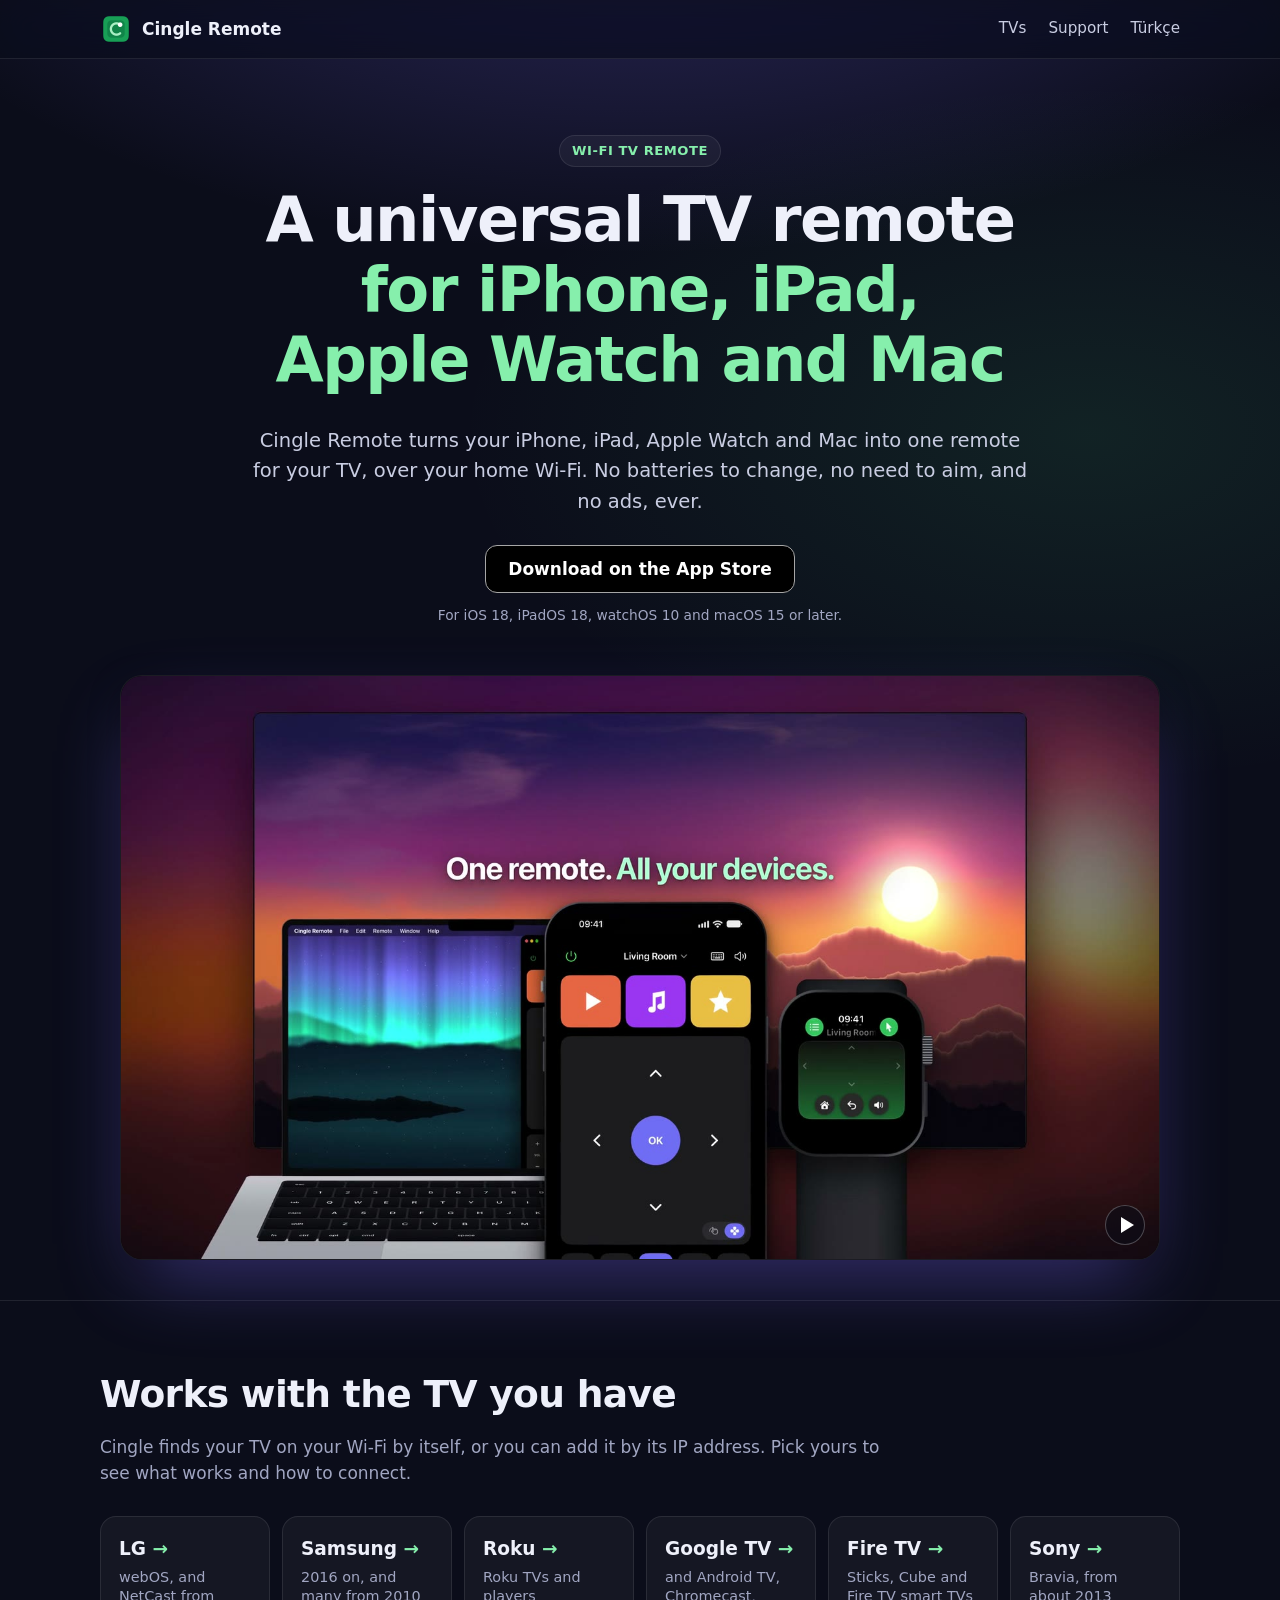
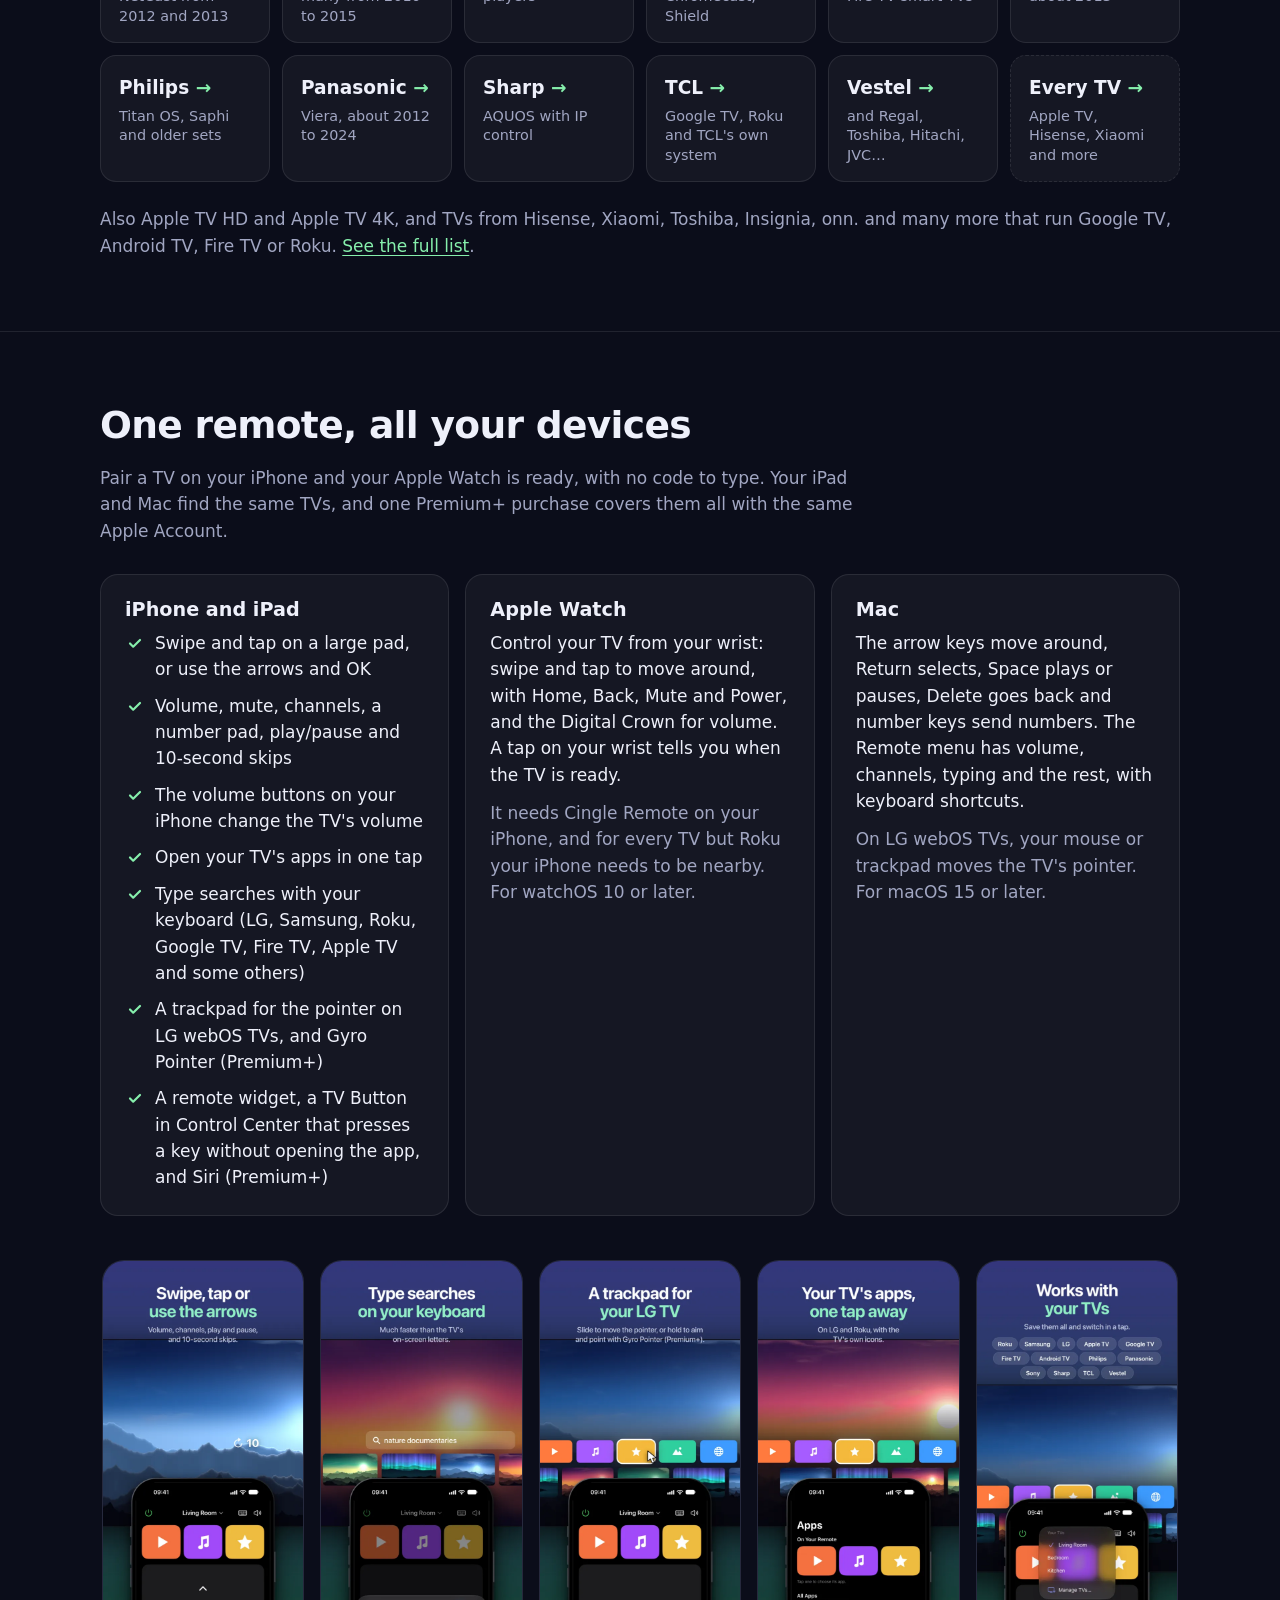
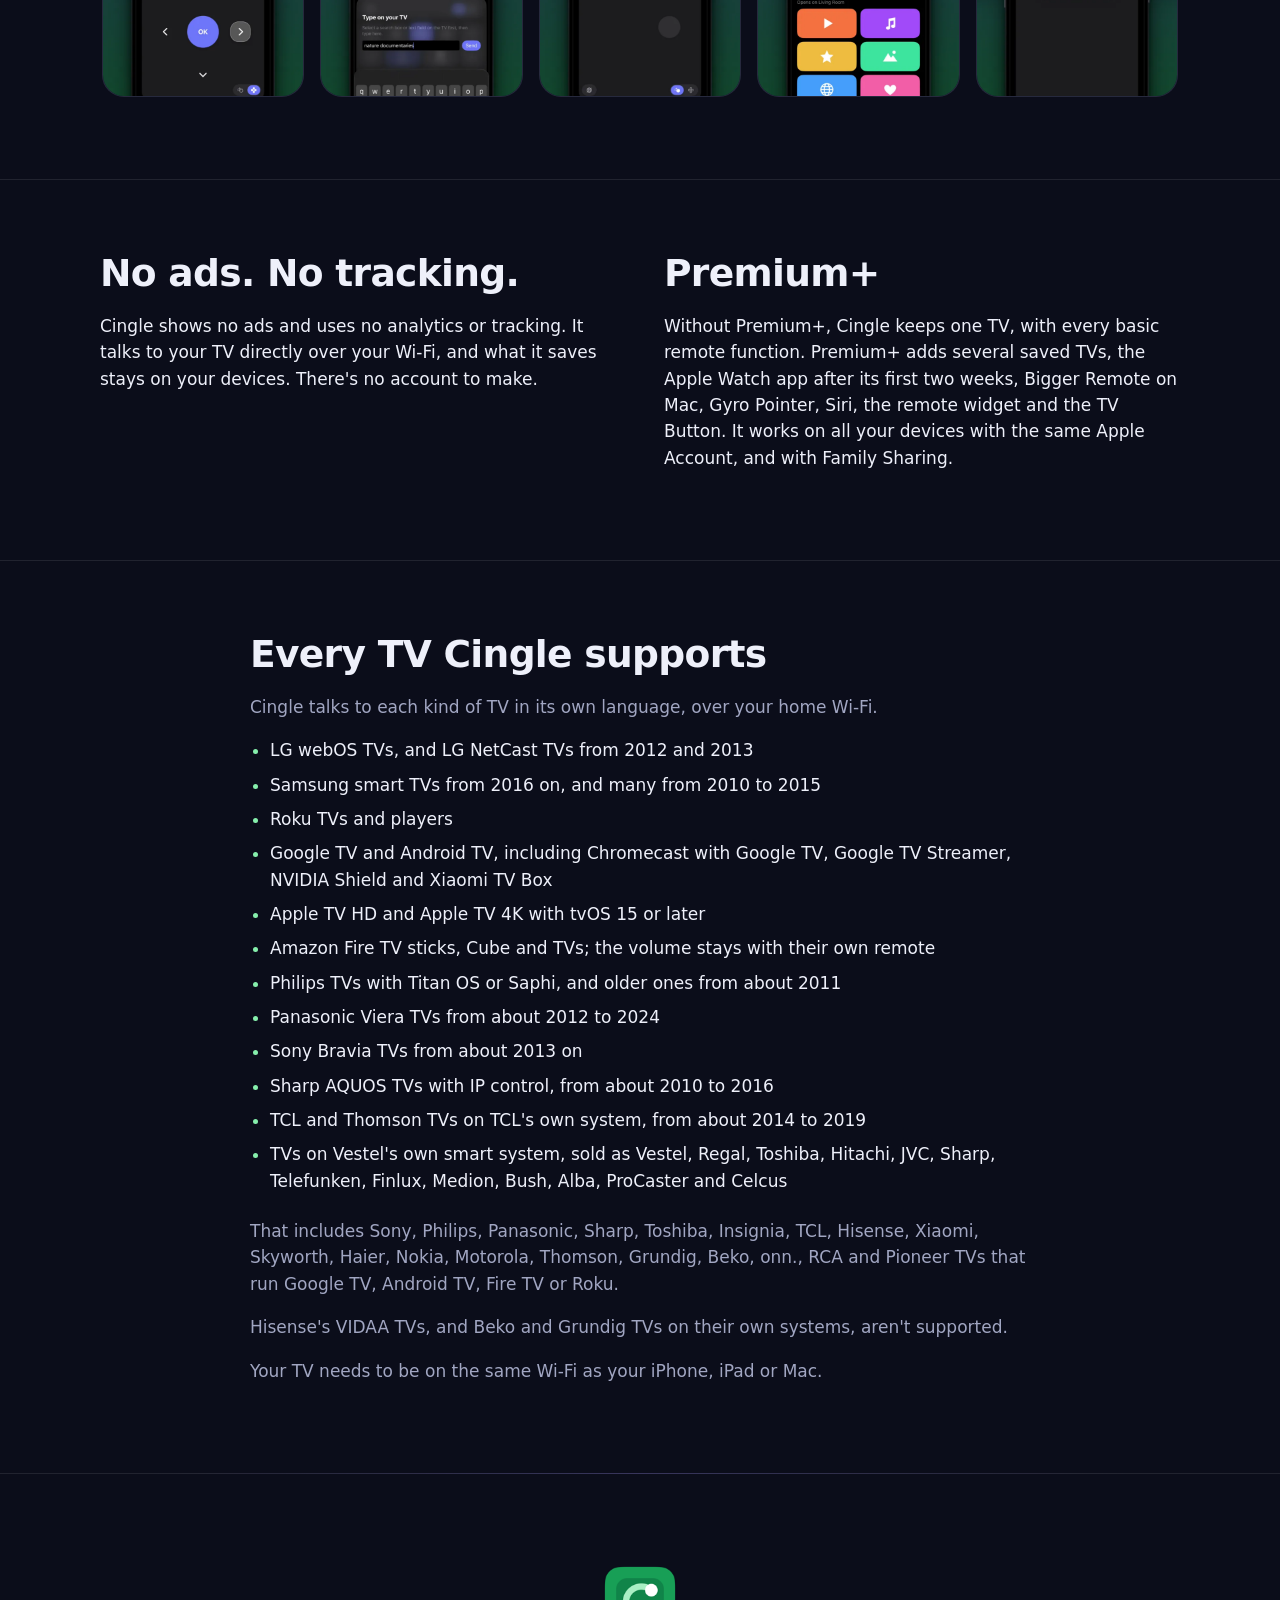
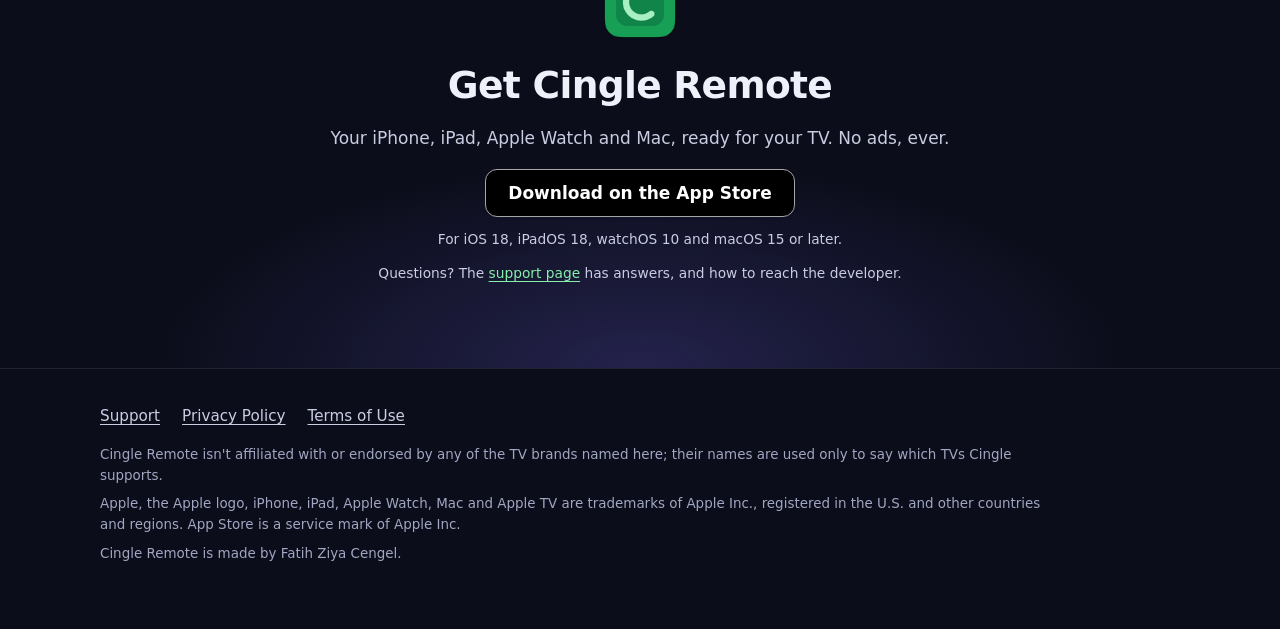
<file: docs/index.html>
<!doctype html>
<html lang="en">
<head>
  <meta charset="utf-8">
  <meta name="viewport" content="width=device-width, initial-scale=1">
  <title>Cingle Remote: a universal TV remote for iPhone, iPad, Apple Watch and Mac</title>
  <meta name="description" content="Cingle Remote turns your iPhone, iPad, Apple Watch and Mac into one remote for your TV over Wi-Fi: LG, Samsung, Roku, Google TV, Fire TV, Sony, Philips, Panasonic, Vestel and more. No ads.">
  <link rel="canonical" href="https://ryudexter.github.io/cingle-remote/">
  <link rel="alternate" hreflang="en" href="https://ryudexter.github.io/cingle-remote/">
  <link rel="alternate" hreflang="tr" href="https://ryudexter.github.io/cingle-remote/tr/">
  <link rel="alternate" hreflang="x-default" href="https://ryudexter.github.io/cingle-remote/">
  <meta name="apple-itunes-app" content="app-id=6826505353">
  <meta name="theme-color" content="#0b0d1a">
  <meta name="color-scheme" content="dark">
  <meta property="og:type" content="website">
  <meta property="og:site_name" content="Cingle Remote">
  <meta property="og:title" content="Cingle Remote: a universal TV remote for iPhone, iPad, Apple Watch and Mac">
  <meta property="og:description" content="Cingle Remote turns your iPhone, iPad, Apple Watch and Mac into one remote for your TV over Wi-Fi: LG, Samsung, Roku, Google TV, Fire TV, Sony, Philips, Panasonic, Vestel and more. No ads.">
  <meta property="og:url" content="https://ryudexter.github.io/cingle-remote/">
  <meta property="og:image" content="https://ryudexter.github.io/cingle-remote/assets/og-en.jpg">
  <meta property="og:image:width" content="1200">
  <meta property="og:image:height" content="630">
  <meta property="og:locale" content="en_US">
  <meta name="twitter:card" content="summary_large_image">
  <link rel="icon" type="image/png" sizes="64x64" href="assets/favicon-64.png">
  <link rel="apple-touch-icon" href="assets/apple-touch-icon.png">
  <link rel="stylesheet" href="assets/style.css">
  <script src="assets/site.js" defer></script>
</head>
<body>
<header class="top">
  <div class="wrap top-in">
    <a class="brand" href=""><img src="assets/icon-128.png" alt="" width="32" height="32"><span>Cingle Remote</span></a>
    <nav class="top-nav" aria-label="Site">
      <a href="#tvs">TVs</a>
      <a href="https://github.com/ryudexter/cingle-remote">Support</a>
      <a href="tr/" hreflang="tr" lang="tr">Türkçe</a>
    </nav>
  </div>
</header>
<main>
<section class="hero">
  <div class="wrap hero-in">
    <p class="eyebrow">Wi-Fi TV remote</p>
    <h1>A universal TV remote <span class="accent">for iPhone, iPad, Apple Watch and Mac</span></h1>
    <p class="lead">Cingle Remote turns your iPhone, iPad, Apple Watch and Mac into one remote for your TV, over your
      home Wi-Fi. No batteries to change, no need to aim, and no ads, ever.</p>
    <div class="hero-cta"><a class="badge" href="https://apps.apple.com/app/id6826505353"><img src="https://toolbox.marketingtools.apple.com/api/v2/badges/download-on-the-app-store/black/en-us" alt="Download on the App Store" width="156" height="52"></a><span class="small">For iOS 18, iPadOS 18, watchOS 10 and macOS 15 or later.</span></div>
  </div>
  <div class="wrap">
<figure class="film">
  <video class="film-video" autoplay muted loop playsinline preload="auto" width="1600" height="900"
         poster="assets/video/poster-en.jpg" aria-label="Cingle Remote: typing a search on an iPhone shows it on the TV, then the remote, the TV&#x27;s apps, the Apple Watch and the Mac at work.">
    <source src="assets/video/cingle-en.mp4" type="video/mp4">
  </video>
  <button class="film-toggle" type="button" data-pause="Pause the video" data-play="Play the video"
          aria-label="Pause the video"><span aria-hidden="true"></span></button>
</figure></div>
</section>

<section class="band" id="tvs">
  <div class="wrap">
    <h2>Works with the TV you have</h2>
    <p class="muted section-lead">Cingle finds your TV on your Wi-Fi by itself, or you can add it by its IP address.
      Pick yours to see what works and how to connect.</p>
    <div class="cards"><a class="card" href="lg-tv-remote/"><b>LG</b><span>webOS, and NetCast from 2012 and 2013</span></a><a class="card" href="samsung-tv-remote/"><b>Samsung</b><span>2016 on, and many from 2010 to 2015</span></a><a class="card" href="roku-remote/"><b>Roku</b><span>Roku TVs and players</span></a><a class="card" href="google-tv-remote/"><b>Google TV</b><span>and Android TV, Chromecast, Shield</span></a><a class="card" href="fire-tv-remote/"><b>Fire TV</b><span>Sticks, Cube and Fire TV smart TVs</span></a><a class="card" href="sony-tv-remote/"><b>Sony</b><span>Bravia, from about 2013</span></a><a class="card" href="philips-tv-remote/"><b>Philips</b><span>Titan OS, Saphi and older sets</span></a><a class="card" href="panasonic-tv-remote/"><b>Panasonic</b><span>Viera, about 2012 to 2024</span></a><a class="card" href="sharp-tv-remote/"><b>Sharp</b><span>AQUOS with IP control</span></a><a class="card" href="tcl-tv-remote/"><b>TCL</b><span>Google TV, Roku and TCL's own system</span></a><a class="card" href="vestel-tv-remote/"><b>Vestel</b><span>and Regal, Toshiba, Hitachi, JVC…</span></a><a class="card card-all" href="#compatibility"><b>Every TV</b><span>Apple TV, Hisense, Xiaomi and more</span></a></div>
    <p class="muted also">Also Apple TV HD and Apple TV 4K, and TVs from Hisense, Xiaomi, Toshiba, Insignia, onn. and
      many more that run Google TV, Android TV, Fire TV or Roku. <a href="#compatibility">See the full list</a>.</p>
  </div>
</section>

<section class="band">
  <div class="wrap">
    <h2>One remote, all your devices</h2>
    <p class="muted section-lead">Pair a TV on your iPhone and your Apple Watch is ready, with no code to type. Your
      iPad and Mac find the same TVs, and one Premium+ purchase covers them all with the same Apple Account.</p>
    <div class="cols">
      <div class="col">
        <h3>iPhone and iPad</h3>
        <ul class="ticks"><li><svg class="tick" viewBox="0 0 20 20" aria-hidden="true"><path d="M5 10.5l3.2 3.2L15 7" fill="none" stroke="currentColor" stroke-width="2.2" stroke-linecap="round" stroke-linejoin="round"/></svg><span>Swipe and tap on a large pad, or use the arrows and OK</span></li><li><svg class="tick" viewBox="0 0 20 20" aria-hidden="true"><path d="M5 10.5l3.2 3.2L15 7" fill="none" stroke="currentColor" stroke-width="2.2" stroke-linecap="round" stroke-linejoin="round"/></svg><span>Volume, mute, channels, a number pad, play/pause and 10-second skips</span></li><li><svg class="tick" viewBox="0 0 20 20" aria-hidden="true"><path d="M5 10.5l3.2 3.2L15 7" fill="none" stroke="currentColor" stroke-width="2.2" stroke-linecap="round" stroke-linejoin="round"/></svg><span>The volume buttons on your iPhone change the TV's volume</span></li><li><svg class="tick" viewBox="0 0 20 20" aria-hidden="true"><path d="M5 10.5l3.2 3.2L15 7" fill="none" stroke="currentColor" stroke-width="2.2" stroke-linecap="round" stroke-linejoin="round"/></svg><span>Open your TV's apps in one tap</span></li><li><svg class="tick" viewBox="0 0 20 20" aria-hidden="true"><path d="M5 10.5l3.2 3.2L15 7" fill="none" stroke="currentColor" stroke-width="2.2" stroke-linecap="round" stroke-linejoin="round"/></svg><span>Type searches with your keyboard (LG, Samsung, Roku, Google TV, Fire TV, Apple TV and some others)</span></li><li><svg class="tick" viewBox="0 0 20 20" aria-hidden="true"><path d="M5 10.5l3.2 3.2L15 7" fill="none" stroke="currentColor" stroke-width="2.2" stroke-linecap="round" stroke-linejoin="round"/></svg><span>A trackpad for the pointer on LG webOS TVs, and Gyro Pointer (Premium+)</span></li><li><svg class="tick" viewBox="0 0 20 20" aria-hidden="true"><path d="M5 10.5l3.2 3.2L15 7" fill="none" stroke="currentColor" stroke-width="2.2" stroke-linecap="round" stroke-linejoin="round"/></svg><span>A remote widget, a TV Button in Control Center that presses a key without opening the app, and Siri (Premium+)</span></li></ul>
      </div>
      <div class="col">
        <h3>Apple Watch</h3>
        <p>Control your TV from your wrist: swipe and tap to move around, with Home, Back, Mute and Power, and the
          Digital Crown for volume. A tap on your wrist tells you when the TV is ready.</p>
        <p class="muted">It needs Cingle Remote on your iPhone, and for every TV but Roku your iPhone needs to be
          nearby. For watchOS 10 or later.</p>
      </div>
      <div class="col">
        <h3>Mac</h3>
        <p>The arrow keys move around, Return selects, Space plays or pauses, Delete goes back and number keys send
          numbers. The Remote menu has volume, channels, typing and the rest, with keyboard shortcuts.</p>
        <p class="muted">On LG webOS TVs, your mouse or trackpad moves the TV's pointer. For macOS 15 or later.</p>
      </div>
    </div>
    <div class="shots">
    <img src="assets/shots/en-02-remote.webp" alt="The remote on iPhone: a large pad, arrows and OK" width="600" height="1304" loading="lazy" decoding="async">
    <img src="assets/shots/en-07-type.webp" alt="Typing a search on iPhone instead of on the TV" width="600" height="1304" loading="lazy" decoding="async">
    <img src="assets/shots/en-06-pointer.webp" alt="A trackpad on iPhone for an LG TV&#x27;s pointer" width="600" height="1304" loading="lazy" decoding="async">
    <img src="assets/shots/en-03-apps.webp" alt="The TV&#x27;s apps on iPhone, one tap away" width="600" height="1304" loading="lazy" decoding="async">
    <img src="assets/shots/en-08-tvs.webp" alt="The TV brands Cingle works with, and switching between saved TVs" width="600" height="1304" loading="lazy" decoding="async">
</div>
  </div>
</section>

<section class="band">
  <div class="wrap split">
    <div>
      <h2>No ads. No tracking.</h2>
      <p>Cingle shows no ads and uses no analytics or tracking. It talks to your TV directly over your Wi-Fi, and what
        it saves stays on your devices. There's no account to make.</p>
    </div>
    <div>
      <h2>Premium+</h2>
      <p>Without Premium+, Cingle keeps one TV, with every basic remote function. Premium+ adds several saved TVs, the
        Apple Watch app after its first two weeks, Bigger Remote on Mac, Gyro Pointer, Siri, the remote widget and the
        TV Button. It works on all your devices with the same Apple Account, and with Family Sharing.</p>
    </div>
  </div>
</section>

<section class="band" id="compatibility">
  <div class="wrap narrow">
    <h2>Every TV Cingle supports</h2>
    <p class="muted">Cingle talks to each kind of TV in its own language, over your home Wi-Fi.</p>
    <ul class="compat"><li>LG webOS TVs, and LG NetCast TVs from 2012 and 2013</li><li>Samsung smart TVs from 2016 on, and many from 2010 to 2015</li><li>Roku TVs and players</li><li>Google TV and Android TV, including Chromecast with Google TV, Google TV Streamer, NVIDIA Shield and Xiaomi TV Box</li><li>Apple TV HD and Apple TV 4K with tvOS 15 or later</li><li>Amazon Fire TV sticks, Cube and TVs; the volume stays with their own remote</li><li>Philips TVs with Titan OS or Saphi, and older ones from about 2011</li><li>Panasonic Viera TVs from about 2012 to 2024</li><li>Sony Bravia TVs from about 2013 on</li><li>Sharp AQUOS TVs with IP control, from about 2010 to 2016</li><li>TCL and Thomson TVs on TCL's own system, from about 2014 to 2019</li><li>TVs on Vestel's own smart system, sold as Vestel, Regal, Toshiba, Hitachi, JVC, Sharp, Telefunken, Finlux, Medion, Bush, Alba, ProCaster and Celcus</li></ul>
    <div class="muted"><p>That includes Sony, Philips, Panasonic, Sharp, Toshiba, Insignia, TCL, Hisense, Xiaomi, Skyworth, Haier, Nokia, Motorola, Thomson, Grundig, Beko, onn., RCA and Pioneer TVs that run Google TV, Android TV, Fire TV or Roku.</p><p>Hisense's VIDAA TVs, and Beko and Grundig TVs on their own systems, aren't supported.</p><p>Your TV needs to be on the same Wi-Fi as your iPhone, iPad or Mac.</p></div>
  </div>
</section>
<section class="cta">
  <div class="wrap cta-in">
    <img class="cta-icon" src="assets/icon-128.png" alt="" width="88" height="88">
    <h2>Get Cingle Remote</h2>
    <p>Your iPhone, iPad, Apple Watch and Mac, ready for your TV. No ads, ever.</p>
    <a class="badge" href="https://apps.apple.com/app/id6826505353"><img src="https://toolbox.marketingtools.apple.com/api/v2/badges/download-on-the-app-store/black/en-us" alt="Download on the App Store" width="156" height="52"></a>
    <p class="small">For iOS 18, iPadOS 18, watchOS 10 and macOS 15 or later.</p>
    <p class="small">Questions? The <a href="https://github.com/ryudexter/cingle-remote">support page</a> has answers, and how to reach the developer.</p>
  </div>
</section>
</main>
<footer class="foot">
  <div class="wrap">
    <nav class="foot-nav">
      <a href="https://github.com/ryudexter/cingle-remote">Support</a>
      <a href="https://github.com/ryudexter/cingle-remote/blob/main/privacy/en.md">Privacy Policy</a>
      <a href="https://github.com/ryudexter/cingle-remote/blob/main/terms/en.md">Terms of Use</a>
    </nav>
    <p>Cingle Remote isn't affiliated with or endorsed by any of the TV brands named here; their names are used only to say which TVs Cingle supports.</p>
    <p>Apple, the Apple logo, iPhone, iPad, Apple Watch, Mac and Apple TV are trademarks of Apple Inc., registered in the U.S. and other countries and regions. App Store is a service mark of Apple Inc.</p>
    <p>Cingle Remote is made by Fatih Ziya Cengel.</p>
  </div>
</footer>
</body>
</html>
</file>
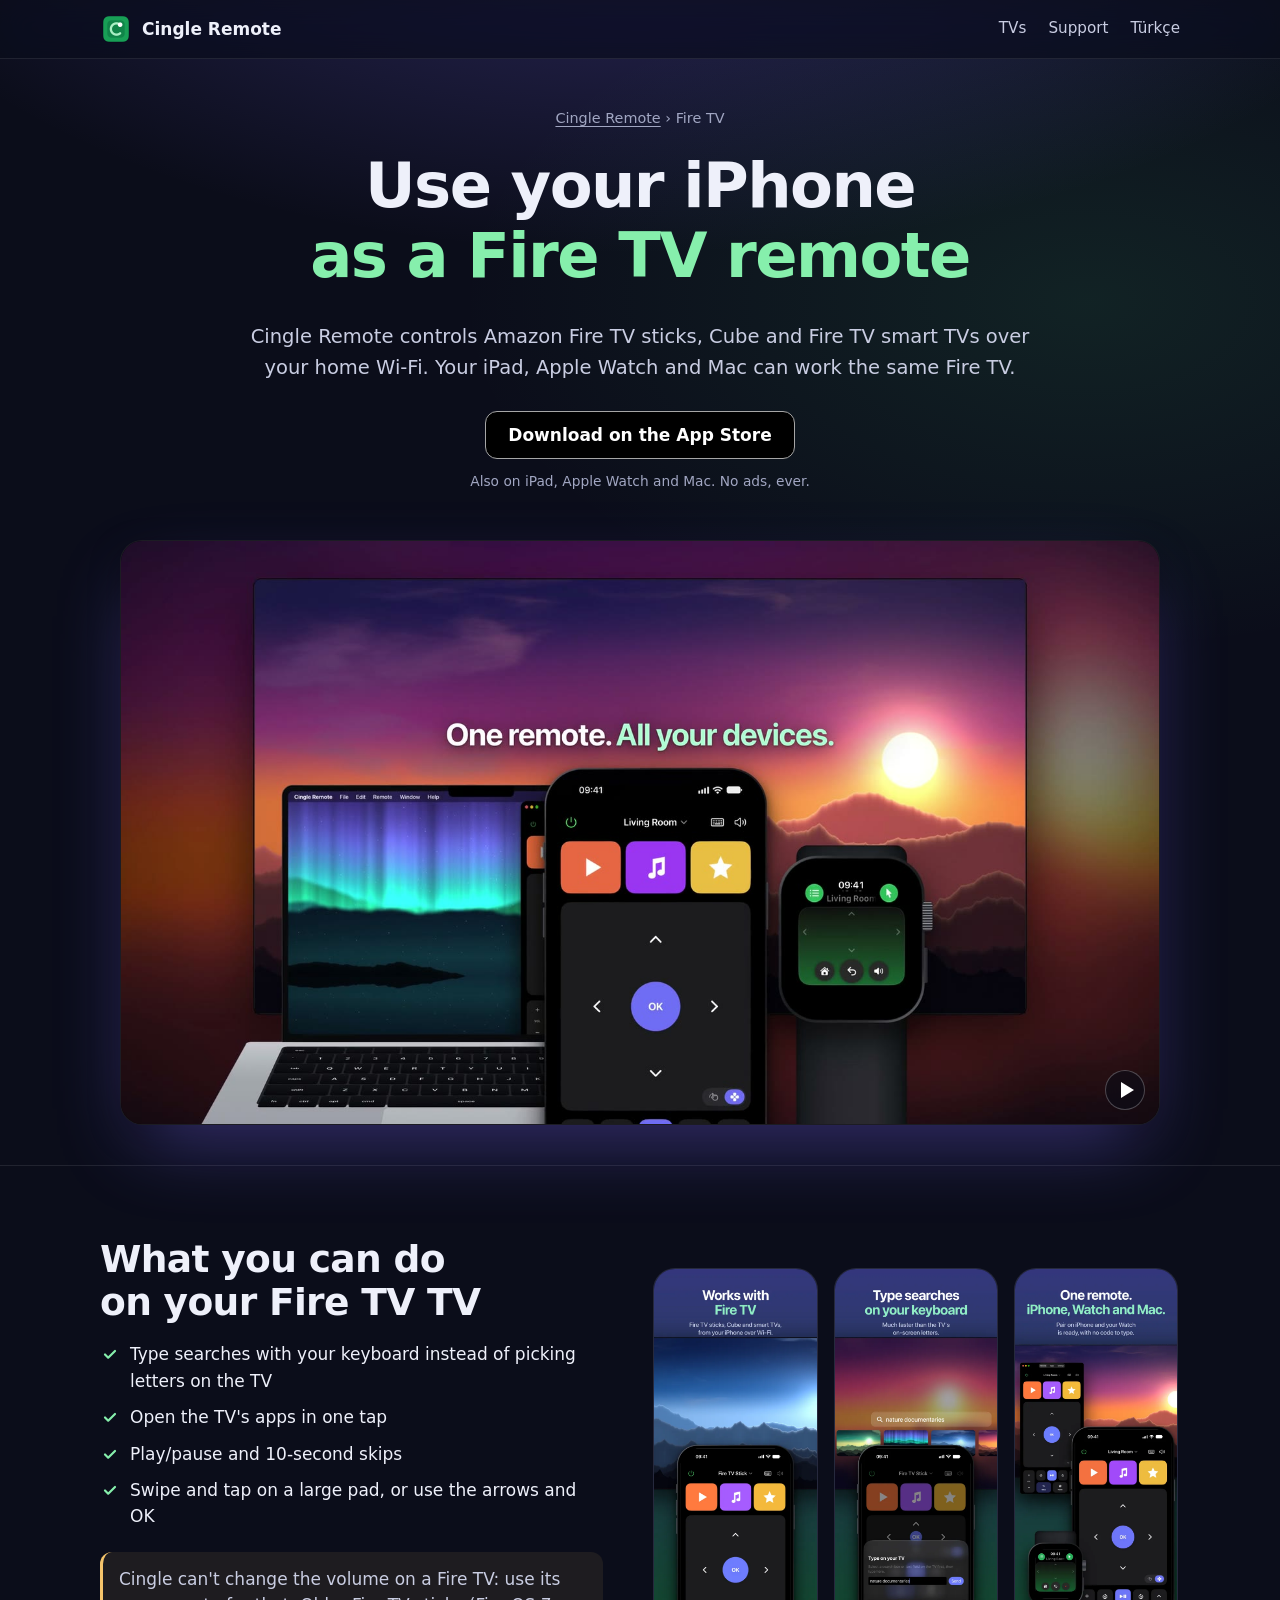
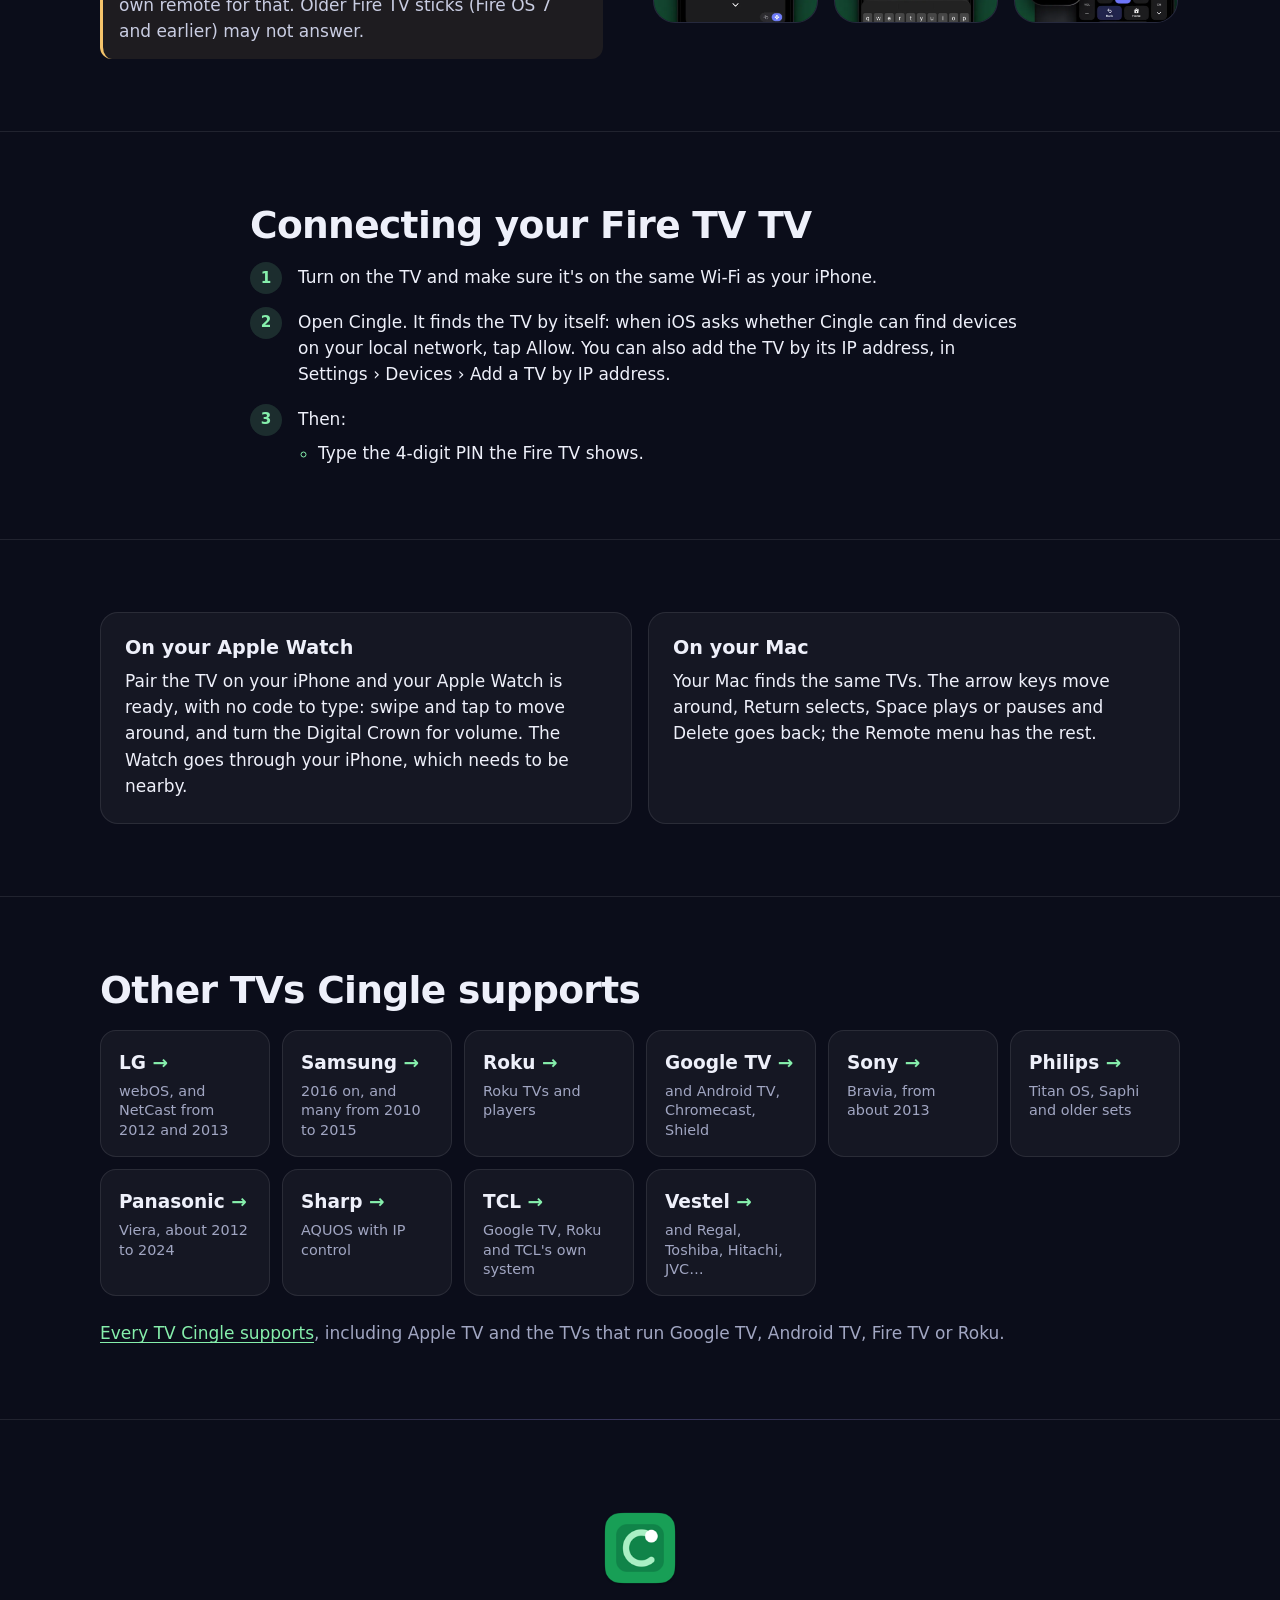
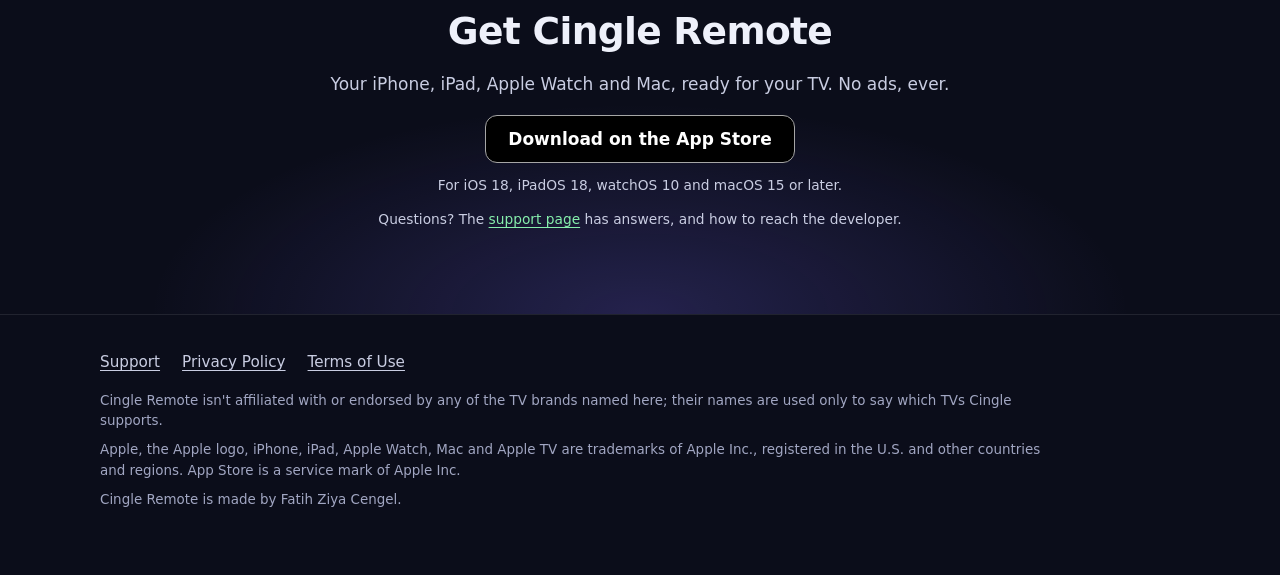
<file: docs/fire-tv-remote/index.html>
<!doctype html>
<html lang="en">
<head>
  <meta charset="utf-8">
  <meta name="viewport" content="width=device-width, initial-scale=1">
  <title>Use your iPhone as a Fire TV remote · Cingle Remote</title>
  <meta name="description" content="Cingle Remote controls Amazon Fire TV sticks, Cube and Fire TV smart TVs over your home Wi-Fi. Your iPad, Apple Watch and Mac can work the same Fire TV.">
  <link rel="canonical" href="https://ryudexter.github.io/cingle-remote/fire-tv-remote/">
  <meta name="apple-itunes-app" content="app-id=6826505353">
  <meta name="theme-color" content="#0b0d1a">
  <meta name="color-scheme" content="dark">
  <meta property="og:type" content="website">
  <meta property="og:site_name" content="Cingle Remote">
  <meta property="og:title" content="Use your iPhone as a Fire TV remote · Cingle Remote">
  <meta property="og:description" content="Cingle Remote controls Amazon Fire TV sticks, Cube and Fire TV smart TVs over your home Wi-Fi. Your iPad, Apple Watch and Mac can work the same Fire TV.">
  <meta property="og:url" content="https://ryudexter.github.io/cingle-remote/fire-tv-remote/">
  <meta property="og:image" content="https://ryudexter.github.io/cingle-remote/assets/og-en.jpg">
  <meta property="og:image:width" content="1200">
  <meta property="og:image:height" content="630">
  <meta property="og:locale" content="en_US">
  <meta name="twitter:card" content="summary_large_image">
  <link rel="icon" type="image/png" sizes="64x64" href="../assets/favicon-64.png">
  <link rel="apple-touch-icon" href="../assets/apple-touch-icon.png">
  <link rel="stylesheet" href="../assets/style.css">
  <script src="../assets/site.js" defer></script>
</head>
<body>
<header class="top">
  <div class="wrap top-in">
    <a class="brand" href="../"><img src="../assets/icon-128.png" alt="" width="32" height="32"><span>Cingle Remote</span></a>
    <nav class="top-nav" aria-label="Site">
      <a href="../#tvs">TVs</a>
      <a href="https://github.com/ryudexter/cingle-remote">Support</a>
      <a href="../tr/" hreflang="tr" lang="tr">Türkçe</a>
    </nav>
  </div>
</header>
<main>
<section class="hero hero-brand">
  <div class="wrap hero-in">
    <nav class="crumbs" aria-label="Breadcrumb"><a href="../">Cingle Remote</a> <span aria-hidden="true">›</span>
      <span>Fire TV</span></nav>
    <h1>Use your iPhone <span class="accent">as a Fire TV remote</span></h1>
    <p class="lead">Cingle Remote controls Amazon Fire TV sticks, Cube and Fire TV smart TVs over your home Wi-Fi. Your iPad, Apple Watch and Mac can work the same Fire TV.</p>
    <div class="hero-cta"><a class="badge" href="https://apps.apple.com/app/id6826505353?ppid=65712fb0-4a50-4114-81b7-510f9294fe59"><img src="https://toolbox.marketingtools.apple.com/api/v2/badges/download-on-the-app-store/black/en-us" alt="Download on the App Store" width="156" height="52"></a><span class="small">Also on iPad, Apple Watch and Mac.
      No ads, ever.</span></div>
  </div>
  <div class="wrap">
<figure class="film">
  <video class="film-video" autoplay muted loop playsinline preload="auto" width="1600" height="900"
         poster="../assets/video/poster-en.jpg" aria-label="Cingle Remote: typing a search on an iPhone shows it on the TV, then the remote, the TV&#x27;s apps, the Apple Watch and the Mac at work.">
    <source src="../assets/video/cingle-en.mp4" type="video/mp4">
  </video>
  <button class="film-toggle" type="button" data-pause="Pause the video" data-play="Play the video"
          aria-label="Pause the video"><span aria-hidden="true"></span></button>
</figure></div>
</section>

<section class="band">
  <div class="wrap split split-shots">
    <div>
      <h2>What you can do on your Fire TV TV</h2>
      <ul class="ticks"><li><svg class="tick" viewBox="0 0 20 20" aria-hidden="true"><path d="M5 10.5l3.2 3.2L15 7" fill="none" stroke="currentColor" stroke-width="2.2" stroke-linecap="round" stroke-linejoin="round"/></svg><span>Type searches with your keyboard instead of picking letters on the TV</span></li><li><svg class="tick" viewBox="0 0 20 20" aria-hidden="true"><path d="M5 10.5l3.2 3.2L15 7" fill="none" stroke="currentColor" stroke-width="2.2" stroke-linecap="round" stroke-linejoin="round"/></svg><span>Open the TV's apps in one tap</span></li><li><svg class="tick" viewBox="0 0 20 20" aria-hidden="true"><path d="M5 10.5l3.2 3.2L15 7" fill="none" stroke="currentColor" stroke-width="2.2" stroke-linecap="round" stroke-linejoin="round"/></svg><span>Play/pause and 10-second skips</span></li><li><svg class="tick" viewBox="0 0 20 20" aria-hidden="true"><path d="M5 10.5l3.2 3.2L15 7" fill="none" stroke="currentColor" stroke-width="2.2" stroke-linecap="round" stroke-linejoin="round"/></svg><span>Swipe and tap on a large pad, or use the arrows and OK</span></li></ul>
      <p class="note">Cingle can't change the volume on a Fire TV: use its own remote for that. Older Fire TV sticks (Fire OS 7 and earlier) may not answer.</p>
    </div>
    <div class="shots">
    <img src="../assets/shots/firetv-en-01-hero.webp" alt="The remote on iPhone, connected to a Fire TV" width="600" height="1304" loading="lazy" decoding="async">
    <img src="../assets/shots/firetv-en-03-type.webp" alt="Typing a search on iPhone for the Fire TV" width="600" height="1304" loading="lazy" decoding="async">
    <img src="../assets/shots/firetv-en-04-together.webp" alt="The remote on iPhone, Apple Watch and Mac" width="600" height="1304" loading="lazy" decoding="async">
</div>
  </div>
</section>

<section class="band">
  <div class="wrap narrow">
    <h2>Connecting your Fire TV TV</h2>
    <ol class="steps"><li>Turn on the TV and make sure it's on the same Wi-Fi as your iPhone.</li><li>Open Cingle. It finds the TV by itself: when iOS asks whether Cingle can find devices on your local network, tap Allow. You can also add the TV by its IP address, in Settings › Devices › Add a TV by IP address.</li><li>Then:<ul class="pairing"><li>Type the 4-digit PIN the Fire TV shows.</li></ul></li></ol>
  </div>
</section>

<section class="band">
  <div class="wrap cols cols-2">
    <div class="col"><h3>On your Apple Watch</h3><p>Pair the TV on your iPhone and your Apple Watch is ready, with no code to type: swipe and tap to move around, and turn the Digital Crown for volume. The Watch goes through your iPhone, which needs to be nearby.</p></div>
    <div class="col"><h3>On your Mac</h3><p>Your Mac finds the same TVs. The arrow keys move around, Return selects, Space plays or pauses and Delete goes back; the Remote menu has the rest.</p></div>
  </div>
</section>

<section class="band">
  <div class="wrap">
    <h2>Other TVs Cingle supports</h2>
    <div class="cards"><a class="card" href="../lg-tv-remote/"><b>LG</b><span>webOS, and NetCast from 2012 and 2013</span></a><a class="card" href="../samsung-tv-remote/"><b>Samsung</b><span>2016 on, and many from 2010 to 2015</span></a><a class="card" href="../roku-remote/"><b>Roku</b><span>Roku TVs and players</span></a><a class="card" href="../google-tv-remote/"><b>Google TV</b><span>and Android TV, Chromecast, Shield</span></a><a class="card" href="../sony-tv-remote/"><b>Sony</b><span>Bravia, from about 2013</span></a><a class="card" href="../philips-tv-remote/"><b>Philips</b><span>Titan OS, Saphi and older sets</span></a><a class="card" href="../panasonic-tv-remote/"><b>Panasonic</b><span>Viera, about 2012 to 2024</span></a><a class="card" href="../sharp-tv-remote/"><b>Sharp</b><span>AQUOS with IP control</span></a><a class="card" href="../tcl-tv-remote/"><b>TCL</b><span>Google TV, Roku and TCL's own system</span></a><a class="card" href="../vestel-tv-remote/"><b>Vestel</b><span>and Regal, Toshiba, Hitachi, JVC…</span></a></div>
    <p class="muted also"><a href="../#compatibility">Every TV Cingle supports</a>, including Apple TV and the TVs
      that run Google TV, Android TV, Fire TV or Roku.</p>
  </div>
</section>

<section class="cta">
  <div class="wrap cta-in">
    <img class="cta-icon" src="../assets/icon-128.png" alt="" width="88" height="88">
    <h2>Get Cingle Remote</h2>
    <p>Your iPhone, iPad, Apple Watch and Mac, ready for your TV. No ads, ever.</p>
    <a class="badge" href="https://apps.apple.com/app/id6826505353?ppid=65712fb0-4a50-4114-81b7-510f9294fe59"><img src="https://toolbox.marketingtools.apple.com/api/v2/badges/download-on-the-app-store/black/en-us" alt="Download on the App Store" width="156" height="52"></a>
    <p class="small">For iOS 18, iPadOS 18, watchOS 10 and macOS 15 or later.</p>
    <p class="small">Questions? The <a href="https://github.com/ryudexter/cingle-remote">support page</a> has answers, and how to reach the developer.</p>
  </div>
</section>
</main>
<footer class="foot">
  <div class="wrap">
    <nav class="foot-nav">
      <a href="https://github.com/ryudexter/cingle-remote">Support</a>
      <a href="https://github.com/ryudexter/cingle-remote/blob/main/privacy/en.md">Privacy Policy</a>
      <a href="https://github.com/ryudexter/cingle-remote/blob/main/terms/en.md">Terms of Use</a>
    </nav>
    <p>Cingle Remote isn't affiliated with or endorsed by any of the TV brands named here; their names are used only to say which TVs Cingle supports.</p>
    <p>Apple, the Apple logo, iPhone, iPad, Apple Watch, Mac and Apple TV are trademarks of Apple Inc., registered in the U.S. and other countries and regions. App Store is a service mark of Apple Inc.</p>
    <p>Cingle Remote is made by Fatih Ziya Cengel.</p>
  </div>
</footer>
</body>
</html>
</file>
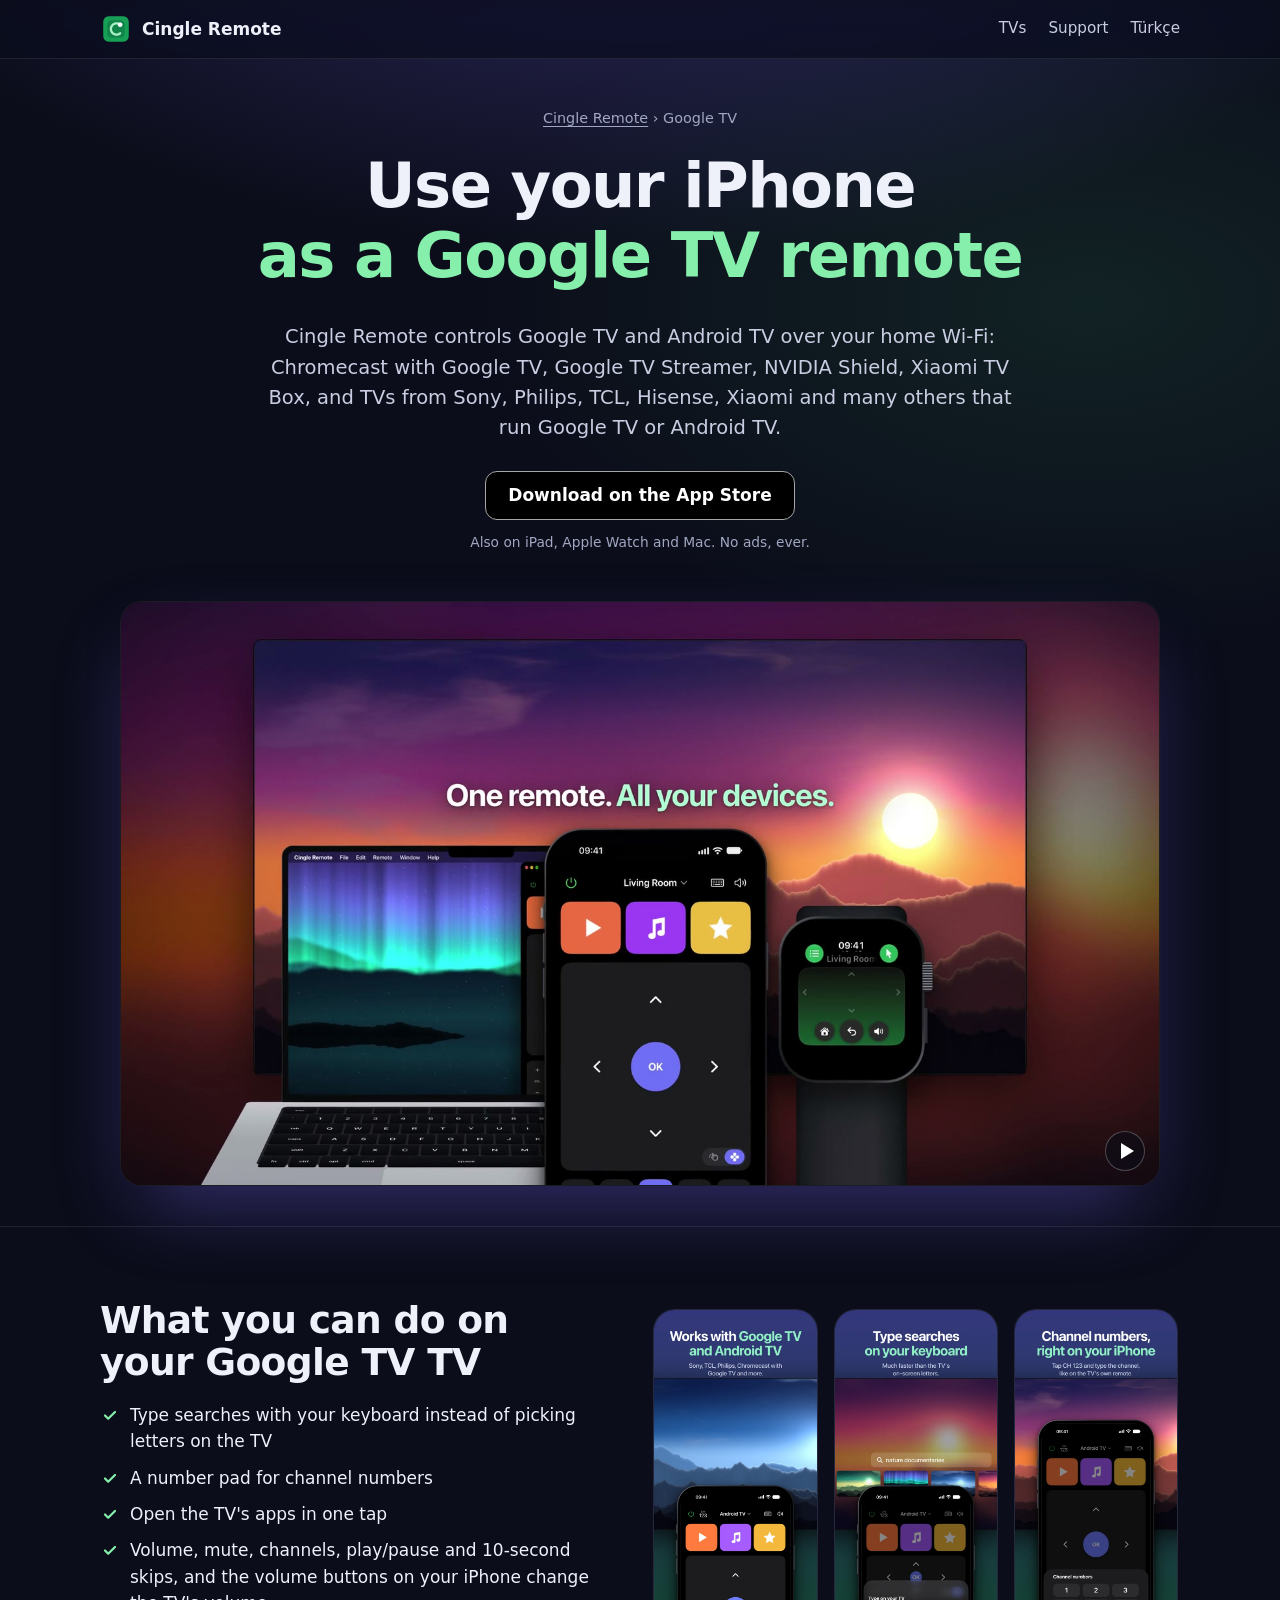
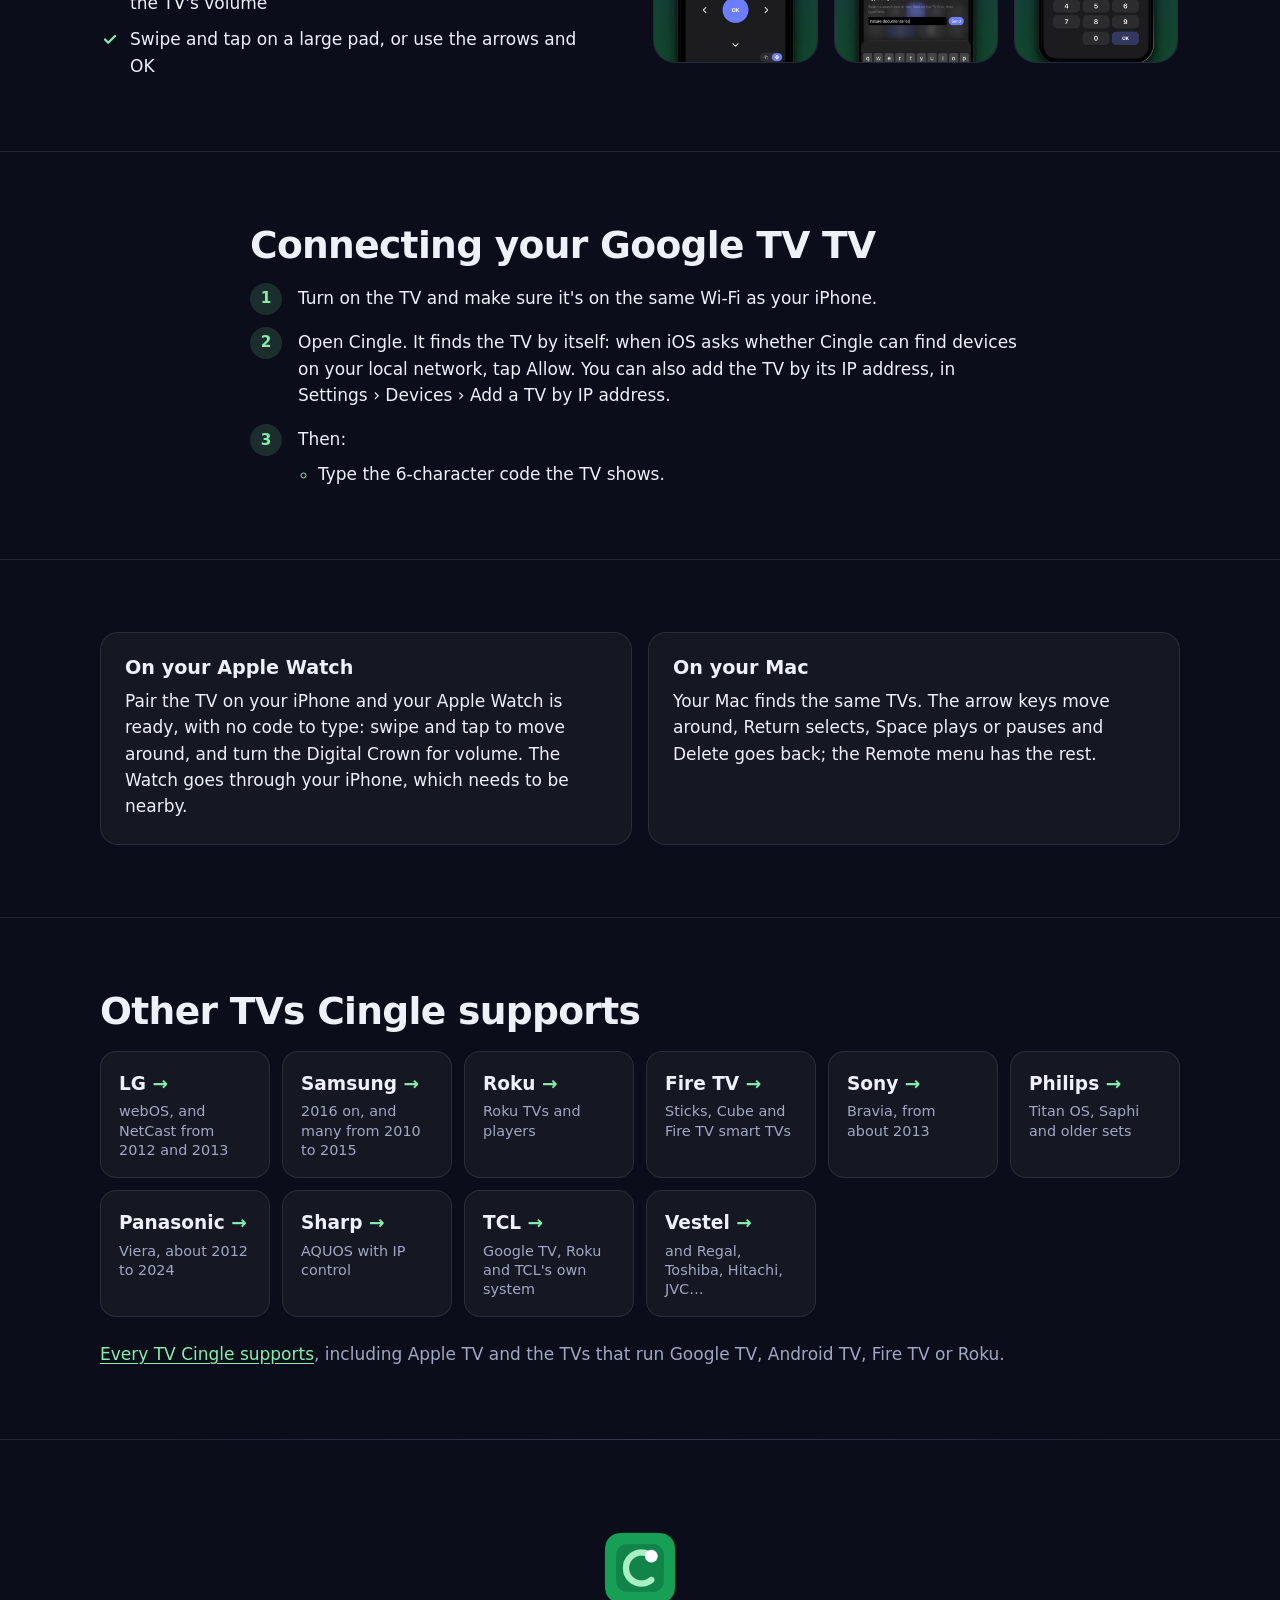
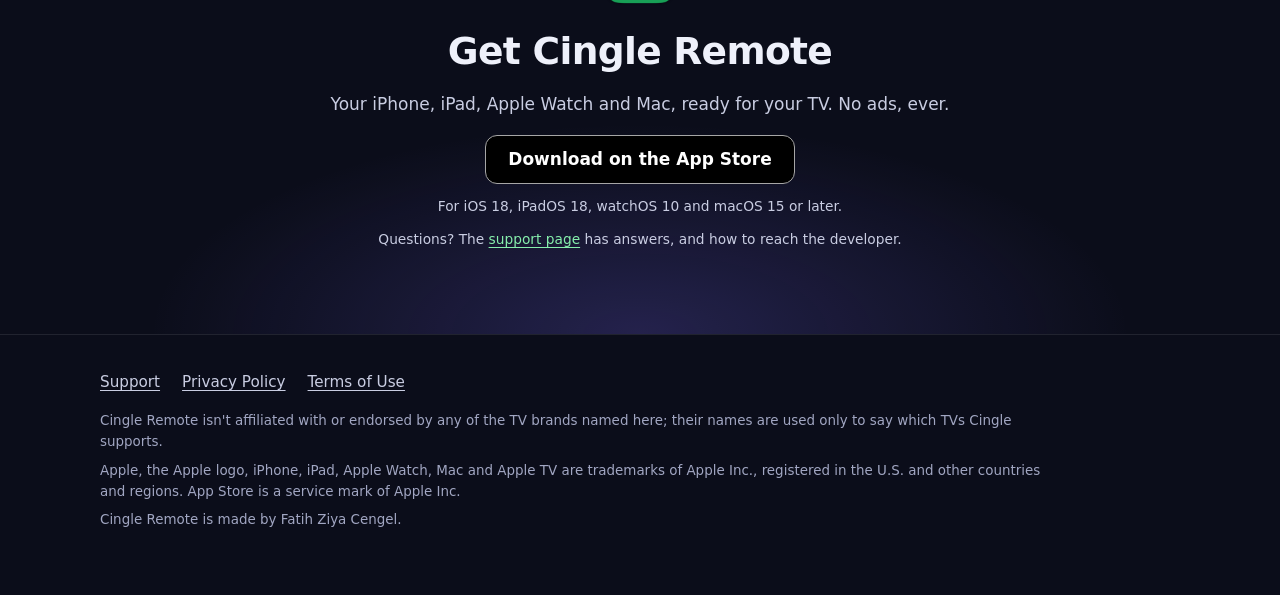
<file: docs/google-tv-remote/index.html>
<!doctype html>
<html lang="en">
<head>
  <meta charset="utf-8">
  <meta name="viewport" content="width=device-width, initial-scale=1">
  <title>Use your iPhone as a Google TV and Android TV remote · Cingle Remote</title>
  <meta name="description" content="Cingle Remote controls Google TV and Android TV over your home Wi-Fi: Chromecast with Google TV, Google TV Streamer, NVIDIA Shield, Xiaomi TV Box, and TVs from Sony, Philips, TCL, Hisense, Xiaomi and many others that run Google TV or Android TV.">
  <link rel="canonical" href="https://ryudexter.github.io/cingle-remote/google-tv-remote/">
  <meta name="apple-itunes-app" content="app-id=6826505353">
  <meta name="theme-color" content="#0b0d1a">
  <meta name="color-scheme" content="dark">
  <meta property="og:type" content="website">
  <meta property="og:site_name" content="Cingle Remote">
  <meta property="og:title" content="Use your iPhone as a Google TV and Android TV remote · Cingle Remote">
  <meta property="og:description" content="Cingle Remote controls Google TV and Android TV over your home Wi-Fi: Chromecast with Google TV, Google TV Streamer, NVIDIA Shield, Xiaomi TV Box, and TVs from Sony, Philips, TCL, Hisense, Xiaomi and many others that run Google TV or Android TV.">
  <meta property="og:url" content="https://ryudexter.github.io/cingle-remote/google-tv-remote/">
  <meta property="og:image" content="https://ryudexter.github.io/cingle-remote/assets/og-en.jpg">
  <meta property="og:image:width" content="1200">
  <meta property="og:image:height" content="630">
  <meta property="og:locale" content="en_US">
  <meta name="twitter:card" content="summary_large_image">
  <link rel="icon" type="image/png" sizes="64x64" href="../assets/favicon-64.png">
  <link rel="apple-touch-icon" href="../assets/apple-touch-icon.png">
  <link rel="stylesheet" href="../assets/style.css">
  <script src="../assets/site.js" defer></script>
</head>
<body>
<header class="top">
  <div class="wrap top-in">
    <a class="brand" href="../"><img src="../assets/icon-128.png" alt="" width="32" height="32"><span>Cingle Remote</span></a>
    <nav class="top-nav" aria-label="Site">
      <a href="../#tvs">TVs</a>
      <a href="https://github.com/ryudexter/cingle-remote">Support</a>
      <a href="../tr/" hreflang="tr" lang="tr">Türkçe</a>
    </nav>
  </div>
</header>
<main>
<section class="hero hero-brand">
  <div class="wrap hero-in">
    <nav class="crumbs" aria-label="Breadcrumb"><a href="../">Cingle Remote</a> <span aria-hidden="true">›</span>
      <span>Google TV</span></nav>
    <h1>Use your iPhone <span class="accent">as a Google TV remote</span></h1>
    <p class="lead">Cingle Remote controls Google TV and Android TV over your home Wi-Fi: Chromecast with Google TV, Google TV Streamer, NVIDIA Shield, Xiaomi TV Box, and TVs from Sony, Philips, TCL, Hisense, Xiaomi and many others that run Google TV or Android TV.</p>
    <div class="hero-cta"><a class="badge" href="https://apps.apple.com/app/id6826505353?ppid=1427cbc9-18d1-4465-9d50-d5447a363690"><img src="https://toolbox.marketingtools.apple.com/api/v2/badges/download-on-the-app-store/black/en-us" alt="Download on the App Store" width="156" height="52"></a><span class="small">Also on iPad, Apple Watch and Mac.
      No ads, ever.</span></div>
  </div>
  <div class="wrap">
<figure class="film">
  <video class="film-video" autoplay muted loop playsinline preload="auto" width="1600" height="900"
         poster="../assets/video/poster-en.jpg" aria-label="Cingle Remote: typing a search on an iPhone shows it on the TV, then the remote, the TV&#x27;s apps, the Apple Watch and the Mac at work.">
    <source src="../assets/video/cingle-en.mp4" type="video/mp4">
  </video>
  <button class="film-toggle" type="button" data-pause="Pause the video" data-play="Play the video"
          aria-label="Pause the video"><span aria-hidden="true"></span></button>
</figure></div>
</section>

<section class="band">
  <div class="wrap split split-shots">
    <div>
      <h2>What you can do on your Google TV TV</h2>
      <ul class="ticks"><li><svg class="tick" viewBox="0 0 20 20" aria-hidden="true"><path d="M5 10.5l3.2 3.2L15 7" fill="none" stroke="currentColor" stroke-width="2.2" stroke-linecap="round" stroke-linejoin="round"/></svg><span>Type searches with your keyboard instead of picking letters on the TV</span></li><li><svg class="tick" viewBox="0 0 20 20" aria-hidden="true"><path d="M5 10.5l3.2 3.2L15 7" fill="none" stroke="currentColor" stroke-width="2.2" stroke-linecap="round" stroke-linejoin="round"/></svg><span>A number pad for channel numbers</span></li><li><svg class="tick" viewBox="0 0 20 20" aria-hidden="true"><path d="M5 10.5l3.2 3.2L15 7" fill="none" stroke="currentColor" stroke-width="2.2" stroke-linecap="round" stroke-linejoin="round"/></svg><span>Open the TV's apps in one tap</span></li><li><svg class="tick" viewBox="0 0 20 20" aria-hidden="true"><path d="M5 10.5l3.2 3.2L15 7" fill="none" stroke="currentColor" stroke-width="2.2" stroke-linecap="round" stroke-linejoin="round"/></svg><span>Volume, mute, channels, play/pause and 10-second skips, and the volume buttons on your iPhone change the TV's volume</span></li><li><svg class="tick" viewBox="0 0 20 20" aria-hidden="true"><path d="M5 10.5l3.2 3.2L15 7" fill="none" stroke="currentColor" stroke-width="2.2" stroke-linecap="round" stroke-linejoin="round"/></svg><span>Swipe and tap on a large pad, or use the arrows and OK</span></li></ul>
      
    </div>
    <div class="shots">
    <img src="../assets/shots/googletv-en-01-hero.webp" alt="The remote on iPhone, connected to a Google TV" width="600" height="1304" loading="lazy" decoding="async">
    <img src="../assets/shots/googletv-en-03-type.webp" alt="Typing a search on iPhone for the Google TV" width="600" height="1304" loading="lazy" decoding="async">
    <img src="../assets/shots/googletv-en-04-numbers.webp" alt="The number pad for channel numbers on iPhone" width="600" height="1304" loading="lazy" decoding="async">
</div>
  </div>
</section>

<section class="band">
  <div class="wrap narrow">
    <h2>Connecting your Google TV TV</h2>
    <ol class="steps"><li>Turn on the TV and make sure it's on the same Wi-Fi as your iPhone.</li><li>Open Cingle. It finds the TV by itself: when iOS asks whether Cingle can find devices on your local network, tap Allow. You can also add the TV by its IP address, in Settings › Devices › Add a TV by IP address.</li><li>Then:<ul class="pairing"><li>Type the 6-character code the TV shows.</li></ul></li></ol>
  </div>
</section>

<section class="band">
  <div class="wrap cols cols-2">
    <div class="col"><h3>On your Apple Watch</h3><p>Pair the TV on your iPhone and your Apple Watch is ready, with no code to type: swipe and tap to move around, and turn the Digital Crown for volume. The Watch goes through your iPhone, which needs to be nearby.</p></div>
    <div class="col"><h3>On your Mac</h3><p>Your Mac finds the same TVs. The arrow keys move around, Return selects, Space plays or pauses and Delete goes back; the Remote menu has the rest.</p></div>
  </div>
</section>

<section class="band">
  <div class="wrap">
    <h2>Other TVs Cingle supports</h2>
    <div class="cards"><a class="card" href="../lg-tv-remote/"><b>LG</b><span>webOS, and NetCast from 2012 and 2013</span></a><a class="card" href="../samsung-tv-remote/"><b>Samsung</b><span>2016 on, and many from 2010 to 2015</span></a><a class="card" href="../roku-remote/"><b>Roku</b><span>Roku TVs and players</span></a><a class="card" href="../fire-tv-remote/"><b>Fire TV</b><span>Sticks, Cube and Fire TV smart TVs</span></a><a class="card" href="../sony-tv-remote/"><b>Sony</b><span>Bravia, from about 2013</span></a><a class="card" href="../philips-tv-remote/"><b>Philips</b><span>Titan OS, Saphi and older sets</span></a><a class="card" href="../panasonic-tv-remote/"><b>Panasonic</b><span>Viera, about 2012 to 2024</span></a><a class="card" href="../sharp-tv-remote/"><b>Sharp</b><span>AQUOS with IP control</span></a><a class="card" href="../tcl-tv-remote/"><b>TCL</b><span>Google TV, Roku and TCL's own system</span></a><a class="card" href="../vestel-tv-remote/"><b>Vestel</b><span>and Regal, Toshiba, Hitachi, JVC…</span></a></div>
    <p class="muted also"><a href="../#compatibility">Every TV Cingle supports</a>, including Apple TV and the TVs
      that run Google TV, Android TV, Fire TV or Roku.</p>
  </div>
</section>

<section class="cta">
  <div class="wrap cta-in">
    <img class="cta-icon" src="../assets/icon-128.png" alt="" width="88" height="88">
    <h2>Get Cingle Remote</h2>
    <p>Your iPhone, iPad, Apple Watch and Mac, ready for your TV. No ads, ever.</p>
    <a class="badge" href="https://apps.apple.com/app/id6826505353?ppid=1427cbc9-18d1-4465-9d50-d5447a363690"><img src="https://toolbox.marketingtools.apple.com/api/v2/badges/download-on-the-app-store/black/en-us" alt="Download on the App Store" width="156" height="52"></a>
    <p class="small">For iOS 18, iPadOS 18, watchOS 10 and macOS 15 or later.</p>
    <p class="small">Questions? The <a href="https://github.com/ryudexter/cingle-remote">support page</a> has answers, and how to reach the developer.</p>
  </div>
</section>
</main>
<footer class="foot">
  <div class="wrap">
    <nav class="foot-nav">
      <a href="https://github.com/ryudexter/cingle-remote">Support</a>
      <a href="https://github.com/ryudexter/cingle-remote/blob/main/privacy/en.md">Privacy Policy</a>
      <a href="https://github.com/ryudexter/cingle-remote/blob/main/terms/en.md">Terms of Use</a>
    </nav>
    <p>Cingle Remote isn't affiliated with or endorsed by any of the TV brands named here; their names are used only to say which TVs Cingle supports.</p>
    <p>Apple, the Apple logo, iPhone, iPad, Apple Watch, Mac and Apple TV are trademarks of Apple Inc., registered in the U.S. and other countries and regions. App Store is a service mark of Apple Inc.</p>
    <p>Cingle Remote is made by Fatih Ziya Cengel.</p>
  </div>
</footer>
</body>
</html>
</file>
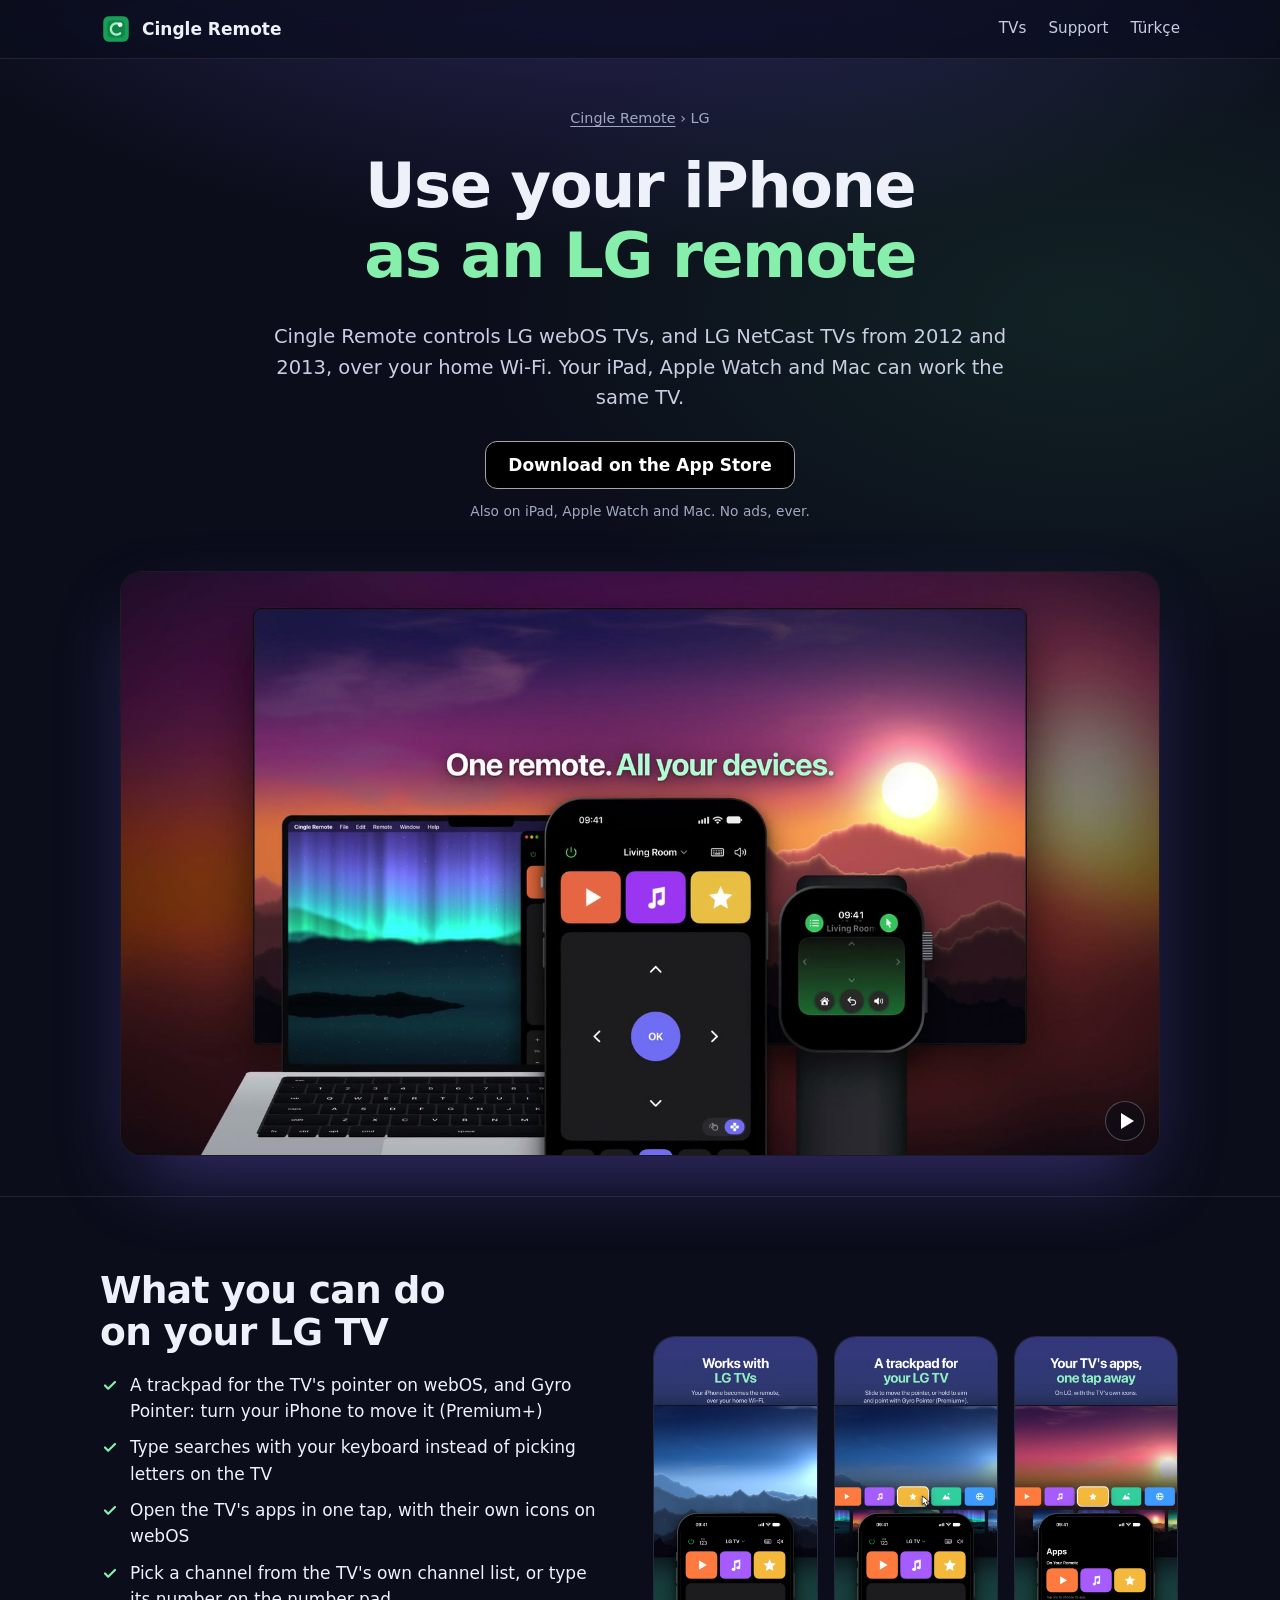
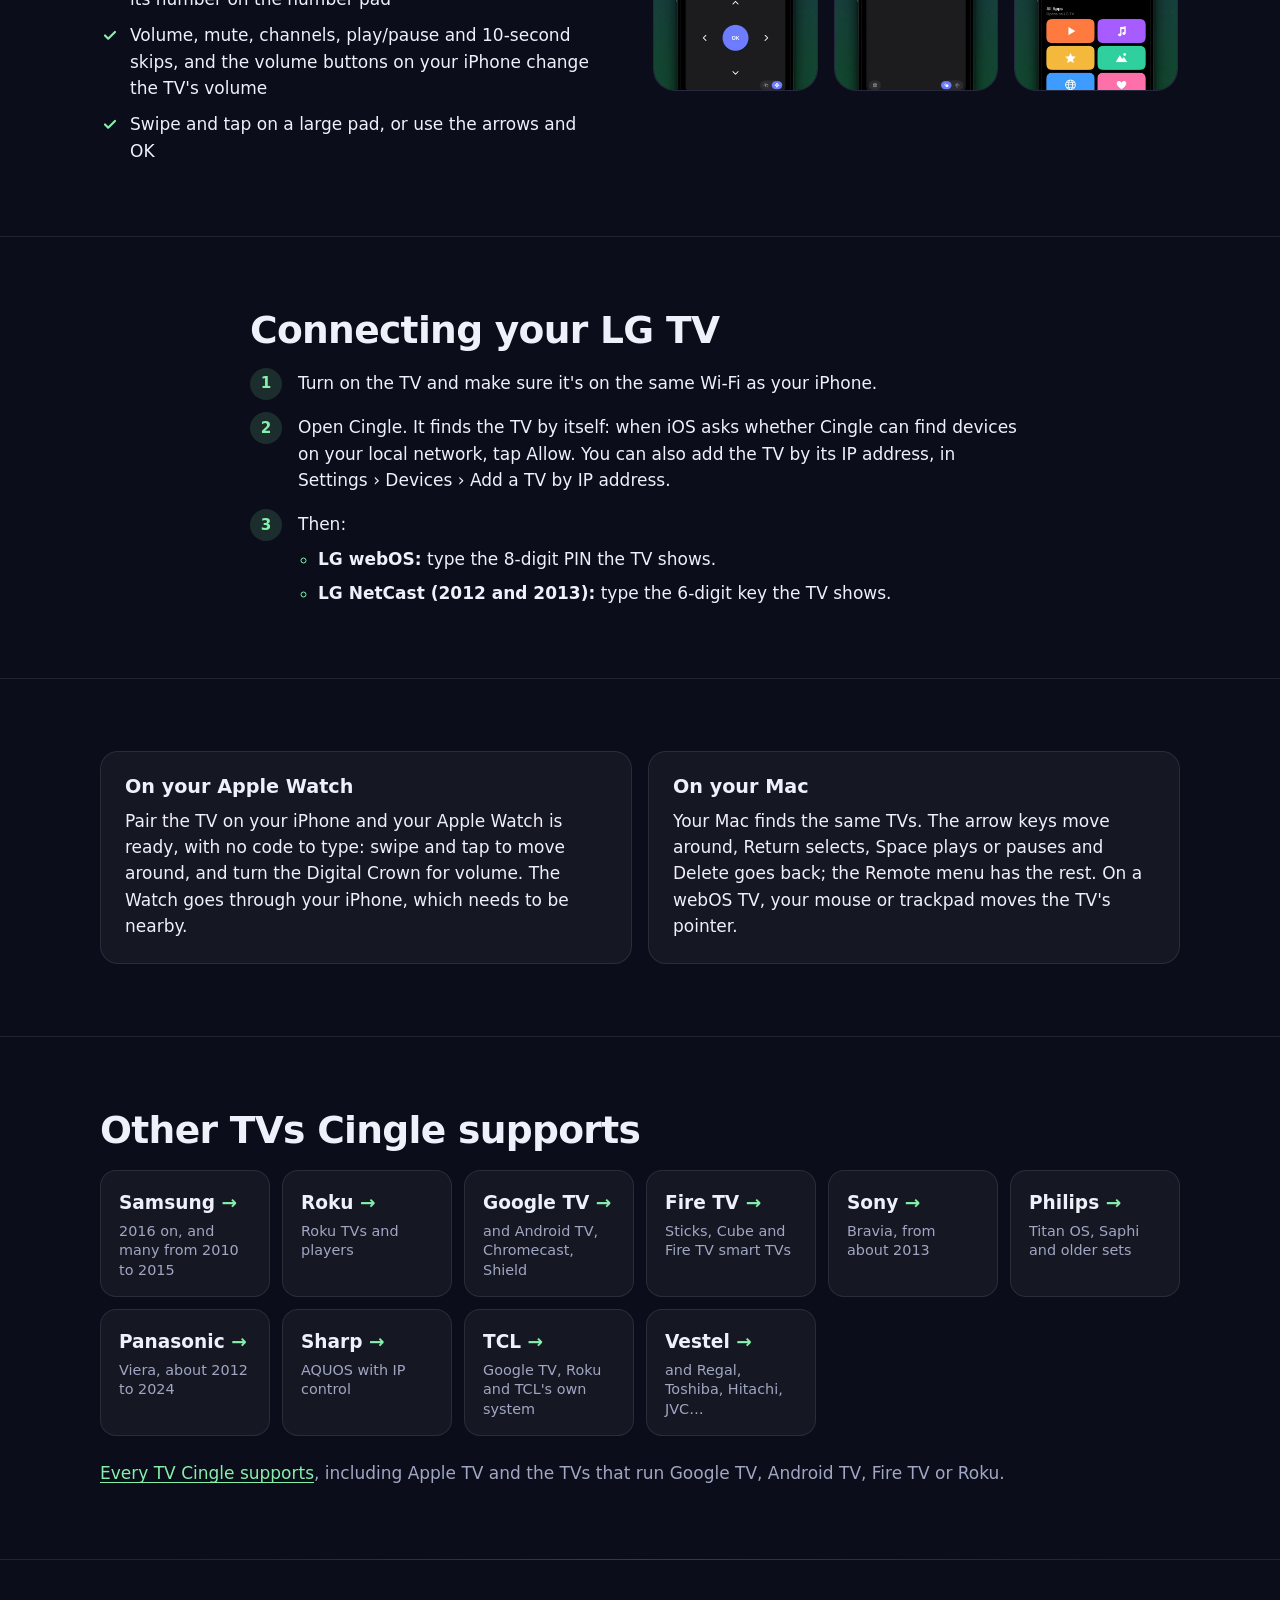
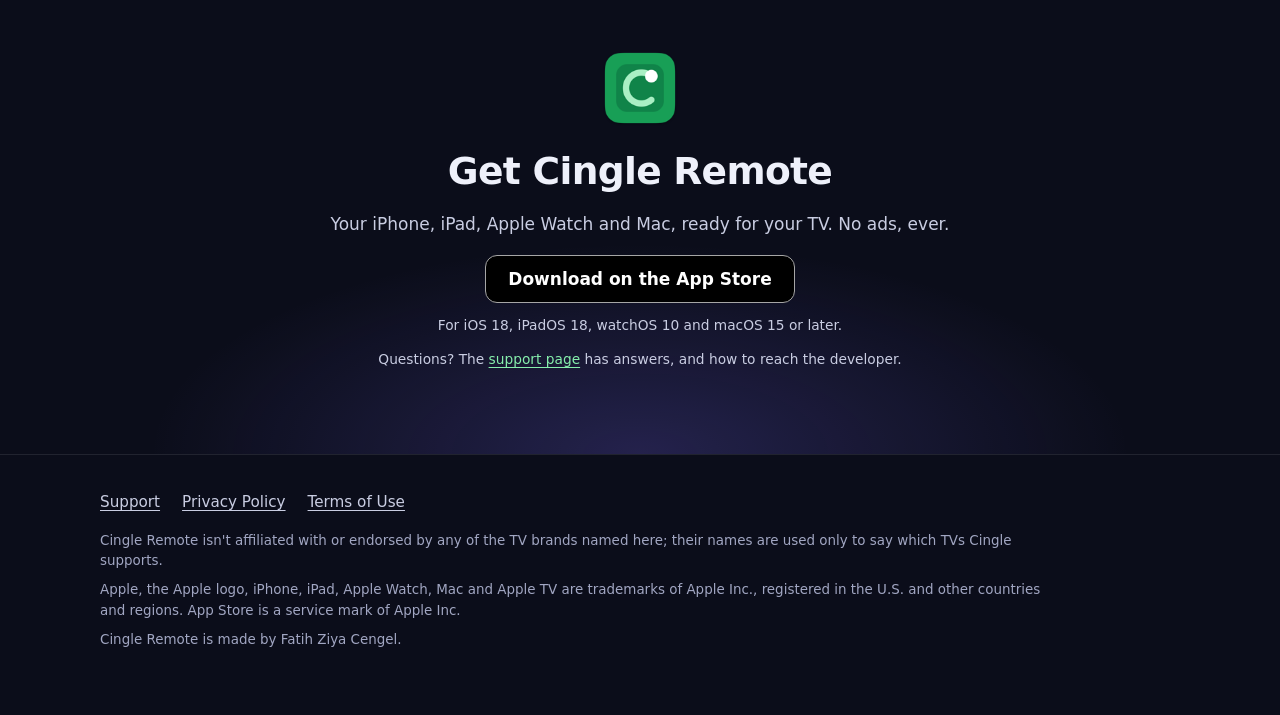
<file: docs/lg-tv-remote/index.html>
<!doctype html>
<html lang="en">
<head>
  <meta charset="utf-8">
  <meta name="viewport" content="width=device-width, initial-scale=1">
  <title>Use your iPhone as an LG TV remote · Cingle Remote</title>
  <meta name="description" content="Cingle Remote controls LG webOS TVs, and LG NetCast TVs from 2012 and 2013, over your home Wi-Fi. Your iPad, Apple Watch and Mac can work the same TV.">
  <link rel="canonical" href="https://ryudexter.github.io/cingle-remote/lg-tv-remote/">
  <meta name="apple-itunes-app" content="app-id=6826505353">
  <meta name="theme-color" content="#0b0d1a">
  <meta name="color-scheme" content="dark">
  <meta property="og:type" content="website">
  <meta property="og:site_name" content="Cingle Remote">
  <meta property="og:title" content="Use your iPhone as an LG TV remote · Cingle Remote">
  <meta property="og:description" content="Cingle Remote controls LG webOS TVs, and LG NetCast TVs from 2012 and 2013, over your home Wi-Fi. Your iPad, Apple Watch and Mac can work the same TV.">
  <meta property="og:url" content="https://ryudexter.github.io/cingle-remote/lg-tv-remote/">
  <meta property="og:image" content="https://ryudexter.github.io/cingle-remote/assets/og-en.jpg">
  <meta property="og:image:width" content="1200">
  <meta property="og:image:height" content="630">
  <meta property="og:locale" content="en_US">
  <meta name="twitter:card" content="summary_large_image">
  <link rel="icon" type="image/png" sizes="64x64" href="../assets/favicon-64.png">
  <link rel="apple-touch-icon" href="../assets/apple-touch-icon.png">
  <link rel="stylesheet" href="../assets/style.css">
  <script src="../assets/site.js" defer></script>
</head>
<body>
<header class="top">
  <div class="wrap top-in">
    <a class="brand" href="../"><img src="../assets/icon-128.png" alt="" width="32" height="32"><span>Cingle Remote</span></a>
    <nav class="top-nav" aria-label="Site">
      <a href="../#tvs">TVs</a>
      <a href="https://github.com/ryudexter/cingle-remote">Support</a>
      <a href="../tr/" hreflang="tr" lang="tr">Türkçe</a>
    </nav>
  </div>
</header>
<main>
<section class="hero hero-brand">
  <div class="wrap hero-in">
    <nav class="crumbs" aria-label="Breadcrumb"><a href="../">Cingle Remote</a> <span aria-hidden="true">›</span>
      <span>LG</span></nav>
    <h1>Use your iPhone <span class="accent">as an LG remote</span></h1>
    <p class="lead">Cingle Remote controls LG webOS TVs, and LG NetCast TVs from 2012 and 2013, over your home Wi-Fi. Your iPad, Apple Watch and Mac can work the same TV.</p>
    <div class="hero-cta"><a class="badge" href="https://apps.apple.com/app/id6826505353?ppid=ff1b304e-6f03-4f30-9ae8-89816c0c63b7"><img src="https://toolbox.marketingtools.apple.com/api/v2/badges/download-on-the-app-store/black/en-us" alt="Download on the App Store" width="156" height="52"></a><span class="small">Also on iPad, Apple Watch and Mac.
      No ads, ever.</span></div>
  </div>
  <div class="wrap">
<figure class="film">
  <video class="film-video" autoplay muted loop playsinline preload="auto" width="1600" height="900"
         poster="../assets/video/poster-en.jpg" aria-label="Cingle Remote: typing a search on an iPhone shows it on the TV, then the remote, the TV&#x27;s apps, the Apple Watch and the Mac at work.">
    <source src="../assets/video/cingle-en.mp4" type="video/mp4">
  </video>
  <button class="film-toggle" type="button" data-pause="Pause the video" data-play="Play the video"
          aria-label="Pause the video"><span aria-hidden="true"></span></button>
</figure></div>
</section>

<section class="band">
  <div class="wrap split split-shots">
    <div>
      <h2>What you can do on your LG TV</h2>
      <ul class="ticks"><li><svg class="tick" viewBox="0 0 20 20" aria-hidden="true"><path d="M5 10.5l3.2 3.2L15 7" fill="none" stroke="currentColor" stroke-width="2.2" stroke-linecap="round" stroke-linejoin="round"/></svg><span>A trackpad for the TV's pointer on webOS, and Gyro Pointer: turn your iPhone to move it (Premium+)</span></li><li><svg class="tick" viewBox="0 0 20 20" aria-hidden="true"><path d="M5 10.5l3.2 3.2L15 7" fill="none" stroke="currentColor" stroke-width="2.2" stroke-linecap="round" stroke-linejoin="round"/></svg><span>Type searches with your keyboard instead of picking letters on the TV</span></li><li><svg class="tick" viewBox="0 0 20 20" aria-hidden="true"><path d="M5 10.5l3.2 3.2L15 7" fill="none" stroke="currentColor" stroke-width="2.2" stroke-linecap="round" stroke-linejoin="round"/></svg><span>Open the TV's apps in one tap, with their own icons on webOS</span></li><li><svg class="tick" viewBox="0 0 20 20" aria-hidden="true"><path d="M5 10.5l3.2 3.2L15 7" fill="none" stroke="currentColor" stroke-width="2.2" stroke-linecap="round" stroke-linejoin="round"/></svg><span>Pick a channel from the TV's own channel list, or type its number on the number pad</span></li><li><svg class="tick" viewBox="0 0 20 20" aria-hidden="true"><path d="M5 10.5l3.2 3.2L15 7" fill="none" stroke="currentColor" stroke-width="2.2" stroke-linecap="round" stroke-linejoin="round"/></svg><span>Volume, mute, channels, play/pause and 10-second skips, and the volume buttons on your iPhone change the TV's volume</span></li><li><svg class="tick" viewBox="0 0 20 20" aria-hidden="true"><path d="M5 10.5l3.2 3.2L15 7" fill="none" stroke="currentColor" stroke-width="2.2" stroke-linecap="round" stroke-linejoin="round"/></svg><span>Swipe and tap on a large pad, or use the arrows and OK</span></li></ul>
      
    </div>
    <div class="shots">
    <img src="../assets/shots/lg-en-01-hero.webp" alt="The remote on iPhone, connected to an LG TV" width="600" height="1304" loading="lazy" decoding="async">
    <img src="../assets/shots/lg-en-02-pointer.webp" alt="A trackpad on iPhone moving the LG TV&#x27;s pointer" width="600" height="1304" loading="lazy" decoding="async">
    <img src="../assets/shots/lg-en-05-apps.webp" alt="The LG TV&#x27;s apps on iPhone, one tap away" width="600" height="1304" loading="lazy" decoding="async">
</div>
  </div>
</section>

<section class="band">
  <div class="wrap narrow">
    <h2>Connecting your LG TV</h2>
    <ol class="steps"><li>Turn on the TV and make sure it's on the same Wi-Fi as your iPhone.</li><li>Open Cingle. It finds the TV by itself: when iOS asks whether Cingle can find devices on your local network, tap Allow. You can also add the TV by its IP address, in Settings › Devices › Add a TV by IP address.</li><li>Then:<ul class="pairing"><li><b>LG webOS:</b> type the 8-digit PIN the TV shows.</li><li><b>LG NetCast (2012 and 2013):</b> type the 6-digit key the TV shows.</li></ul></li></ol>
  </div>
</section>

<section class="band">
  <div class="wrap cols cols-2">
    <div class="col"><h3>On your Apple Watch</h3><p>Pair the TV on your iPhone and your Apple Watch is ready, with no code to type: swipe and tap to move around, and turn the Digital Crown for volume. The Watch goes through your iPhone, which needs to be nearby.</p></div>
    <div class="col"><h3>On your Mac</h3><p>Your Mac finds the same TVs. The arrow keys move around, Return selects, Space plays or pauses and Delete goes back; the Remote menu has the rest. On a webOS TV, your mouse or trackpad moves the TV's pointer.</p></div>
  </div>
</section>

<section class="band">
  <div class="wrap">
    <h2>Other TVs Cingle supports</h2>
    <div class="cards"><a class="card" href="../samsung-tv-remote/"><b>Samsung</b><span>2016 on, and many from 2010 to 2015</span></a><a class="card" href="../roku-remote/"><b>Roku</b><span>Roku TVs and players</span></a><a class="card" href="../google-tv-remote/"><b>Google TV</b><span>and Android TV, Chromecast, Shield</span></a><a class="card" href="../fire-tv-remote/"><b>Fire TV</b><span>Sticks, Cube and Fire TV smart TVs</span></a><a class="card" href="../sony-tv-remote/"><b>Sony</b><span>Bravia, from about 2013</span></a><a class="card" href="../philips-tv-remote/"><b>Philips</b><span>Titan OS, Saphi and older sets</span></a><a class="card" href="../panasonic-tv-remote/"><b>Panasonic</b><span>Viera, about 2012 to 2024</span></a><a class="card" href="../sharp-tv-remote/"><b>Sharp</b><span>AQUOS with IP control</span></a><a class="card" href="../tcl-tv-remote/"><b>TCL</b><span>Google TV, Roku and TCL's own system</span></a><a class="card" href="../vestel-tv-remote/"><b>Vestel</b><span>and Regal, Toshiba, Hitachi, JVC…</span></a></div>
    <p class="muted also"><a href="../#compatibility">Every TV Cingle supports</a>, including Apple TV and the TVs
      that run Google TV, Android TV, Fire TV or Roku.</p>
  </div>
</section>

<section class="cta">
  <div class="wrap cta-in">
    <img class="cta-icon" src="../assets/icon-128.png" alt="" width="88" height="88">
    <h2>Get Cingle Remote</h2>
    <p>Your iPhone, iPad, Apple Watch and Mac, ready for your TV. No ads, ever.</p>
    <a class="badge" href="https://apps.apple.com/app/id6826505353?ppid=ff1b304e-6f03-4f30-9ae8-89816c0c63b7"><img src="https://toolbox.marketingtools.apple.com/api/v2/badges/download-on-the-app-store/black/en-us" alt="Download on the App Store" width="156" height="52"></a>
    <p class="small">For iOS 18, iPadOS 18, watchOS 10 and macOS 15 or later.</p>
    <p class="small">Questions? The <a href="https://github.com/ryudexter/cingle-remote">support page</a> has answers, and how to reach the developer.</p>
  </div>
</section>
</main>
<footer class="foot">
  <div class="wrap">
    <nav class="foot-nav">
      <a href="https://github.com/ryudexter/cingle-remote">Support</a>
      <a href="https://github.com/ryudexter/cingle-remote/blob/main/privacy/en.md">Privacy Policy</a>
      <a href="https://github.com/ryudexter/cingle-remote/blob/main/terms/en.md">Terms of Use</a>
    </nav>
    <p>Cingle Remote isn't affiliated with or endorsed by any of the TV brands named here; their names are used only to say which TVs Cingle supports.</p>
    <p>Apple, the Apple logo, iPhone, iPad, Apple Watch, Mac and Apple TV are trademarks of Apple Inc., registered in the U.S. and other countries and regions. App Store is a service mark of Apple Inc.</p>
    <p>Cingle Remote is made by Fatih Ziya Cengel.</p>
  </div>
</footer>
</body>
</html>
</file>
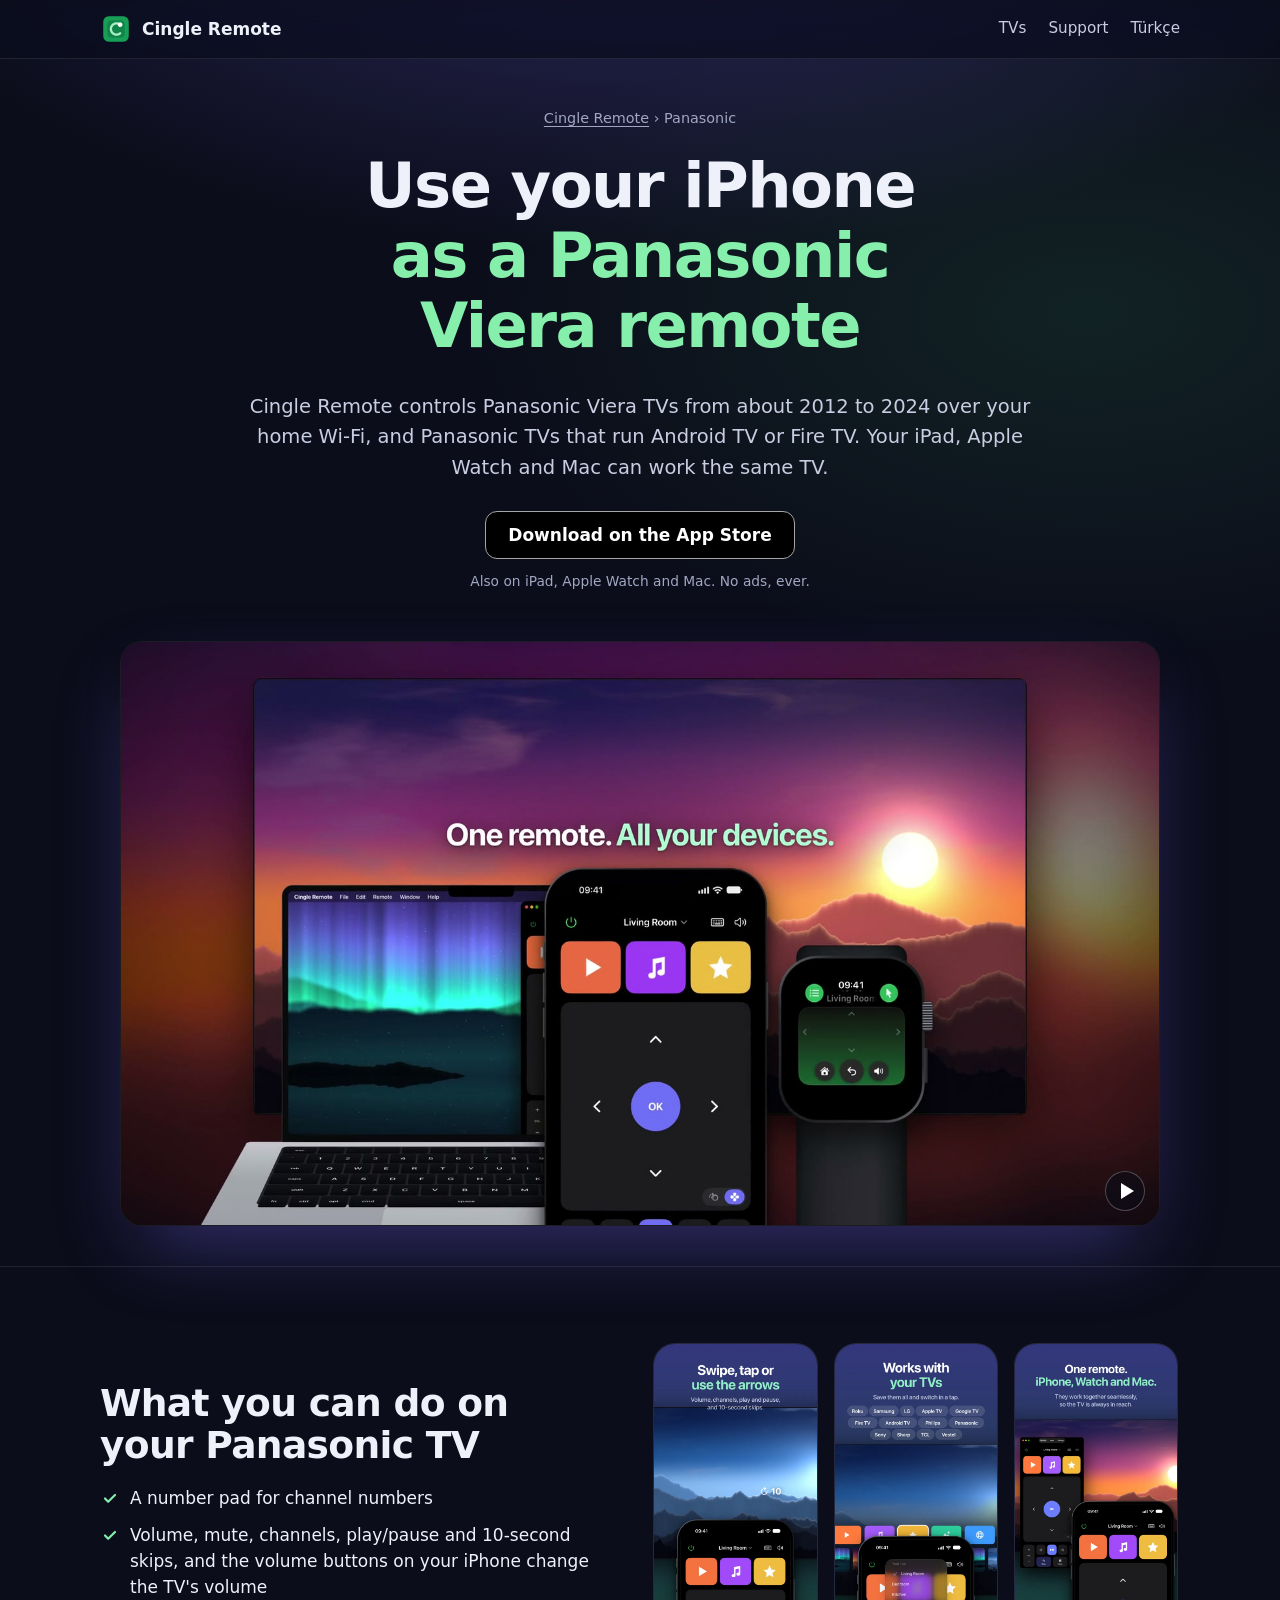
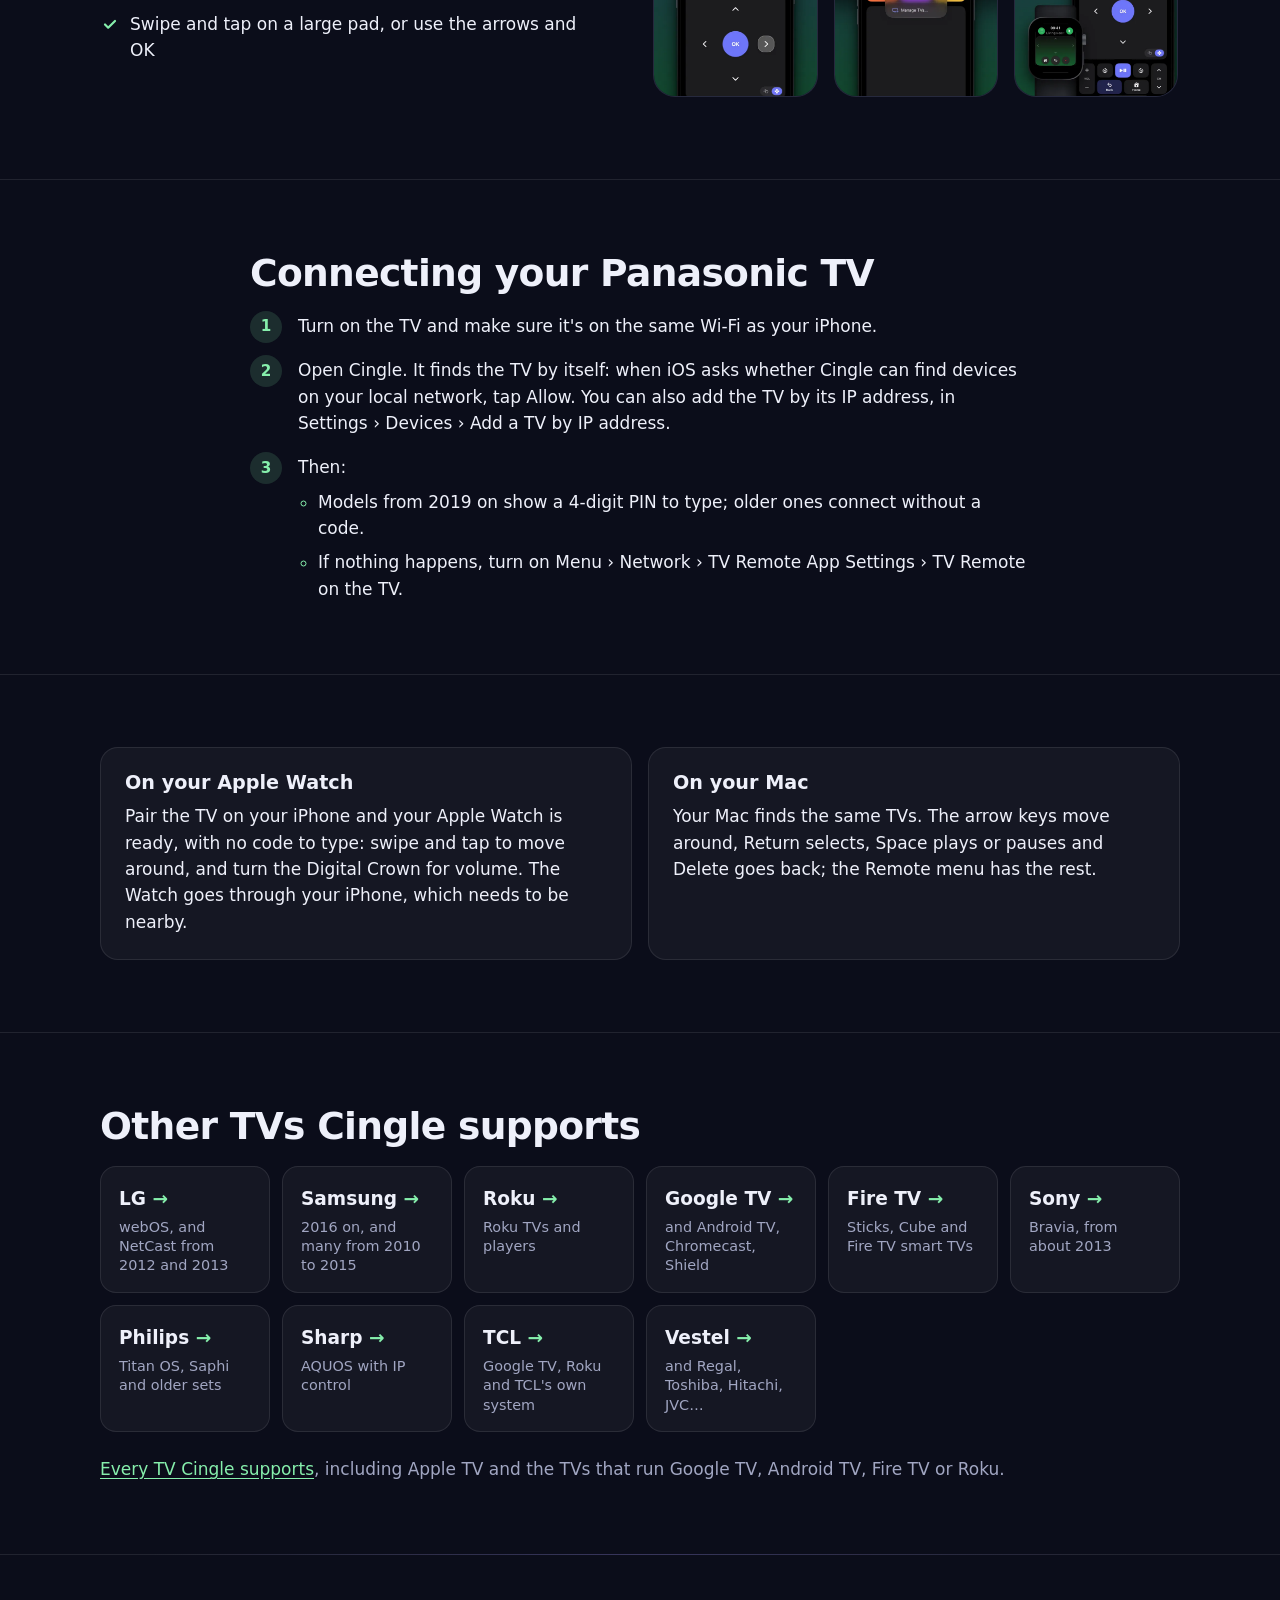
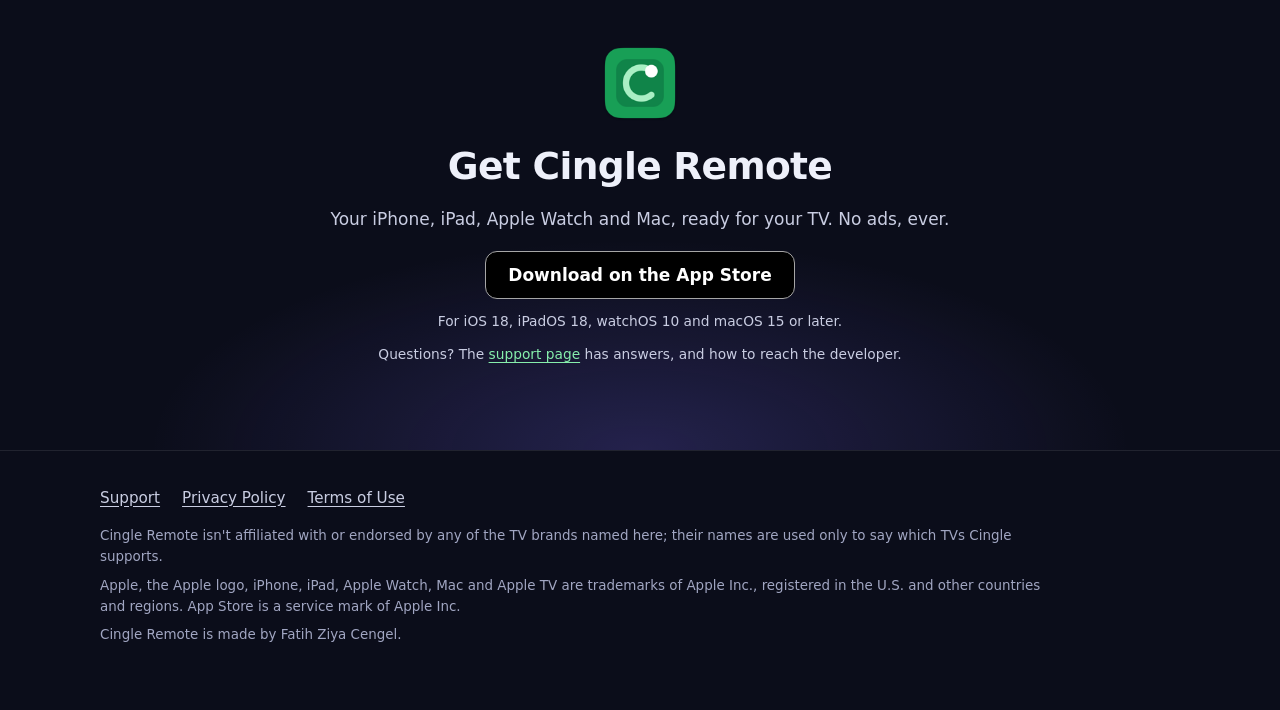
<file: docs/panasonic-tv-remote/index.html>
<!doctype html>
<html lang="en">
<head>
  <meta charset="utf-8">
  <meta name="viewport" content="width=device-width, initial-scale=1">
  <title>Use your iPhone as a Panasonic Viera TV remote · Cingle Remote</title>
  <meta name="description" content="Cingle Remote controls Panasonic Viera TVs from about 2012 to 2024 over your home Wi-Fi, and Panasonic TVs that run Android TV or Fire TV. Your iPad, Apple Watch and Mac can work the same TV.">
  <link rel="canonical" href="https://ryudexter.github.io/cingle-remote/panasonic-tv-remote/">
  <meta name="apple-itunes-app" content="app-id=6826505353">
  <meta name="theme-color" content="#0b0d1a">
  <meta name="color-scheme" content="dark">
  <meta property="og:type" content="website">
  <meta property="og:site_name" content="Cingle Remote">
  <meta property="og:title" content="Use your iPhone as a Panasonic Viera TV remote · Cingle Remote">
  <meta property="og:description" content="Cingle Remote controls Panasonic Viera TVs from about 2012 to 2024 over your home Wi-Fi, and Panasonic TVs that run Android TV or Fire TV. Your iPad, Apple Watch and Mac can work the same TV.">
  <meta property="og:url" content="https://ryudexter.github.io/cingle-remote/panasonic-tv-remote/">
  <meta property="og:image" content="https://ryudexter.github.io/cingle-remote/assets/og-en.jpg">
  <meta property="og:image:width" content="1200">
  <meta property="og:image:height" content="630">
  <meta property="og:locale" content="en_US">
  <meta name="twitter:card" content="summary_large_image">
  <link rel="icon" type="image/png" sizes="64x64" href="../assets/favicon-64.png">
  <link rel="apple-touch-icon" href="../assets/apple-touch-icon.png">
  <link rel="stylesheet" href="../assets/style.css">
  <script src="../assets/site.js" defer></script>
</head>
<body>
<header class="top">
  <div class="wrap top-in">
    <a class="brand" href="../"><img src="../assets/icon-128.png" alt="" width="32" height="32"><span>Cingle Remote</span></a>
    <nav class="top-nav" aria-label="Site">
      <a href="../#tvs">TVs</a>
      <a href="https://github.com/ryudexter/cingle-remote">Support</a>
      <a href="../tr/" hreflang="tr" lang="tr">Türkçe</a>
    </nav>
  </div>
</header>
<main>
<section class="hero hero-brand">
  <div class="wrap hero-in">
    <nav class="crumbs" aria-label="Breadcrumb"><a href="../">Cingle Remote</a> <span aria-hidden="true">›</span>
      <span>Panasonic</span></nav>
    <h1>Use your iPhone <span class="accent">as a Panasonic Viera remote</span></h1>
    <p class="lead">Cingle Remote controls Panasonic Viera TVs from about 2012 to 2024 over your home Wi-Fi, and Panasonic TVs that run Android TV or Fire TV. Your iPad, Apple Watch and Mac can work the same TV.</p>
    <div class="hero-cta"><a class="badge" href="https://apps.apple.com/app/id6826505353"><img src="https://toolbox.marketingtools.apple.com/api/v2/badges/download-on-the-app-store/black/en-us" alt="Download on the App Store" width="156" height="52"></a><span class="small">Also on iPad, Apple Watch and Mac.
      No ads, ever.</span></div>
  </div>
  <div class="wrap">
<figure class="film">
  <video class="film-video" autoplay muted loop playsinline preload="auto" width="1600" height="900"
         poster="../assets/video/poster-en.jpg" aria-label="Cingle Remote: typing a search on an iPhone shows it on the TV, then the remote, the TV&#x27;s apps, the Apple Watch and the Mac at work.">
    <source src="../assets/video/cingle-en.mp4" type="video/mp4">
  </video>
  <button class="film-toggle" type="button" data-pause="Pause the video" data-play="Play the video"
          aria-label="Pause the video"><span aria-hidden="true"></span></button>
</figure></div>
</section>

<section class="band">
  <div class="wrap split split-shots">
    <div>
      <h2>What you can do on your Panasonic TV</h2>
      <ul class="ticks"><li><svg class="tick" viewBox="0 0 20 20" aria-hidden="true"><path d="M5 10.5l3.2 3.2L15 7" fill="none" stroke="currentColor" stroke-width="2.2" stroke-linecap="round" stroke-linejoin="round"/></svg><span>A number pad for channel numbers</span></li><li><svg class="tick" viewBox="0 0 20 20" aria-hidden="true"><path d="M5 10.5l3.2 3.2L15 7" fill="none" stroke="currentColor" stroke-width="2.2" stroke-linecap="round" stroke-linejoin="round"/></svg><span>Volume, mute, channels, play/pause and 10-second skips, and the volume buttons on your iPhone change the TV's volume</span></li><li><svg class="tick" viewBox="0 0 20 20" aria-hidden="true"><path d="M5 10.5l3.2 3.2L15 7" fill="none" stroke="currentColor" stroke-width="2.2" stroke-linecap="round" stroke-linejoin="round"/></svg><span>Swipe and tap on a large pad, or use the arrows and OK</span></li></ul>
      
    </div>
    <div class="shots">
    <img src="../assets/shots/en-02-remote.webp" alt="The remote on iPhone: a large pad, arrows and OK" width="600" height="1304" loading="lazy" decoding="async">
    <img src="../assets/shots/en-08-tvs.webp" alt="The TV brands Cingle works with, and switching between saved TVs" width="600" height="1304" loading="lazy" decoding="async">
    <img src="../assets/shots/en-01-together.webp" alt="The remote on iPhone, Apple Watch and Mac" width="600" height="1304" loading="lazy" decoding="async">
</div>
  </div>
</section>

<section class="band">
  <div class="wrap narrow">
    <h2>Connecting your Panasonic TV</h2>
    <ol class="steps"><li>Turn on the TV and make sure it's on the same Wi-Fi as your iPhone.</li><li>Open Cingle. It finds the TV by itself: when iOS asks whether Cingle can find devices on your local network, tap Allow. You can also add the TV by its IP address, in Settings › Devices › Add a TV by IP address.</li><li>Then:<ul class="pairing"><li>Models from 2019 on show a 4-digit PIN to type; older ones connect without a code.</li><li>If nothing happens, turn on Menu › Network › TV Remote App Settings › TV Remote on the TV.</li></ul></li></ol>
  </div>
</section>

<section class="band">
  <div class="wrap cols cols-2">
    <div class="col"><h3>On your Apple Watch</h3><p>Pair the TV on your iPhone and your Apple Watch is ready, with no code to type: swipe and tap to move around, and turn the Digital Crown for volume. The Watch goes through your iPhone, which needs to be nearby.</p></div>
    <div class="col"><h3>On your Mac</h3><p>Your Mac finds the same TVs. The arrow keys move around, Return selects, Space plays or pauses and Delete goes back; the Remote menu has the rest.</p></div>
  </div>
</section>

<section class="band">
  <div class="wrap">
    <h2>Other TVs Cingle supports</h2>
    <div class="cards"><a class="card" href="../lg-tv-remote/"><b>LG</b><span>webOS, and NetCast from 2012 and 2013</span></a><a class="card" href="../samsung-tv-remote/"><b>Samsung</b><span>2016 on, and many from 2010 to 2015</span></a><a class="card" href="../roku-remote/"><b>Roku</b><span>Roku TVs and players</span></a><a class="card" href="../google-tv-remote/"><b>Google TV</b><span>and Android TV, Chromecast, Shield</span></a><a class="card" href="../fire-tv-remote/"><b>Fire TV</b><span>Sticks, Cube and Fire TV smart TVs</span></a><a class="card" href="../sony-tv-remote/"><b>Sony</b><span>Bravia, from about 2013</span></a><a class="card" href="../philips-tv-remote/"><b>Philips</b><span>Titan OS, Saphi and older sets</span></a><a class="card" href="../sharp-tv-remote/"><b>Sharp</b><span>AQUOS with IP control</span></a><a class="card" href="../tcl-tv-remote/"><b>TCL</b><span>Google TV, Roku and TCL's own system</span></a><a class="card" href="../vestel-tv-remote/"><b>Vestel</b><span>and Regal, Toshiba, Hitachi, JVC…</span></a></div>
    <p class="muted also"><a href="../#compatibility">Every TV Cingle supports</a>, including Apple TV and the TVs
      that run Google TV, Android TV, Fire TV or Roku.</p>
  </div>
</section>

<section class="cta">
  <div class="wrap cta-in">
    <img class="cta-icon" src="../assets/icon-128.png" alt="" width="88" height="88">
    <h2>Get Cingle Remote</h2>
    <p>Your iPhone, iPad, Apple Watch and Mac, ready for your TV. No ads, ever.</p>
    <a class="badge" href="https://apps.apple.com/app/id6826505353"><img src="https://toolbox.marketingtools.apple.com/api/v2/badges/download-on-the-app-store/black/en-us" alt="Download on the App Store" width="156" height="52"></a>
    <p class="small">For iOS 18, iPadOS 18, watchOS 10 and macOS 15 or later.</p>
    <p class="small">Questions? The <a href="https://github.com/ryudexter/cingle-remote">support page</a> has answers, and how to reach the developer.</p>
  </div>
</section>
</main>
<footer class="foot">
  <div class="wrap">
    <nav class="foot-nav">
      <a href="https://github.com/ryudexter/cingle-remote">Support</a>
      <a href="https://github.com/ryudexter/cingle-remote/blob/main/privacy/en.md">Privacy Policy</a>
      <a href="https://github.com/ryudexter/cingle-remote/blob/main/terms/en.md">Terms of Use</a>
    </nav>
    <p>Cingle Remote isn't affiliated with or endorsed by any of the TV brands named here; their names are used only to say which TVs Cingle supports.</p>
    <p>Apple, the Apple logo, iPhone, iPad, Apple Watch, Mac and Apple TV are trademarks of Apple Inc., registered in the U.S. and other countries and regions. App Store is a service mark of Apple Inc.</p>
    <p>Cingle Remote is made by Fatih Ziya Cengel.</p>
  </div>
</footer>
</body>
</html>
</file>
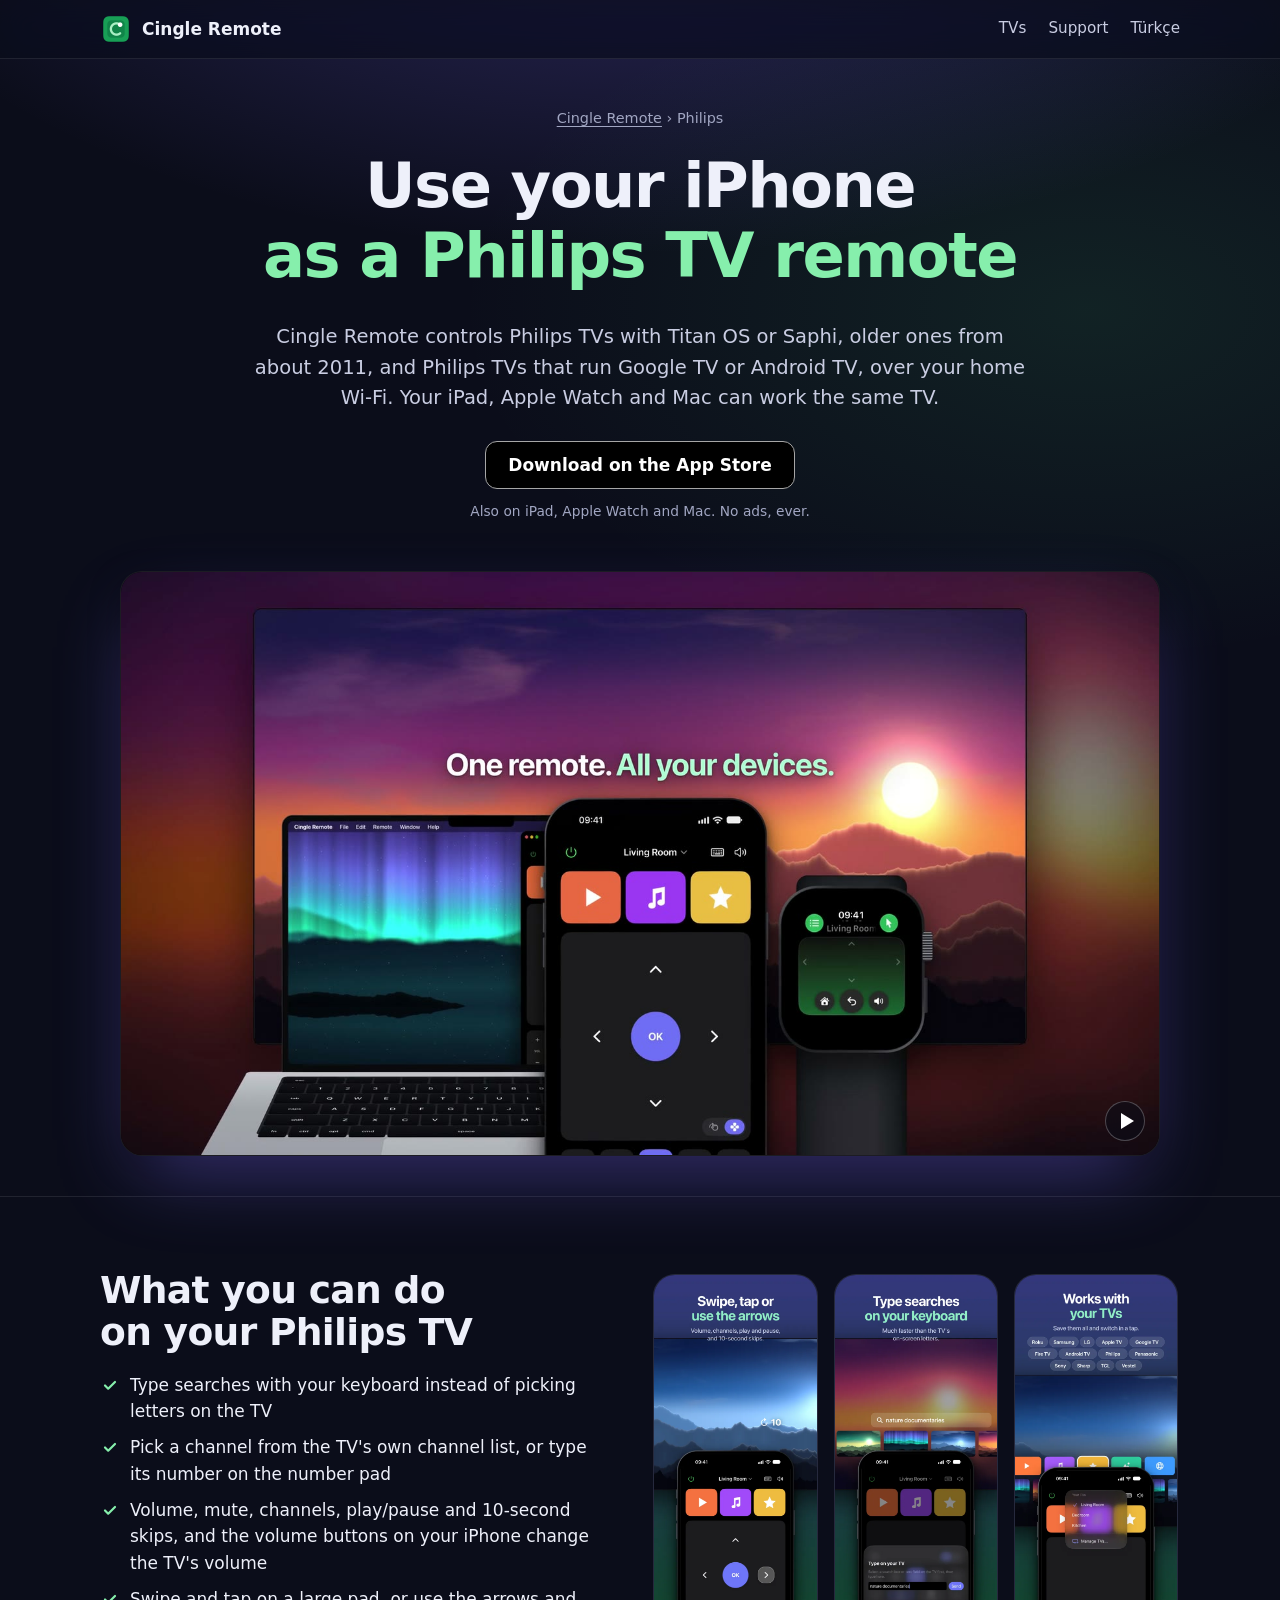
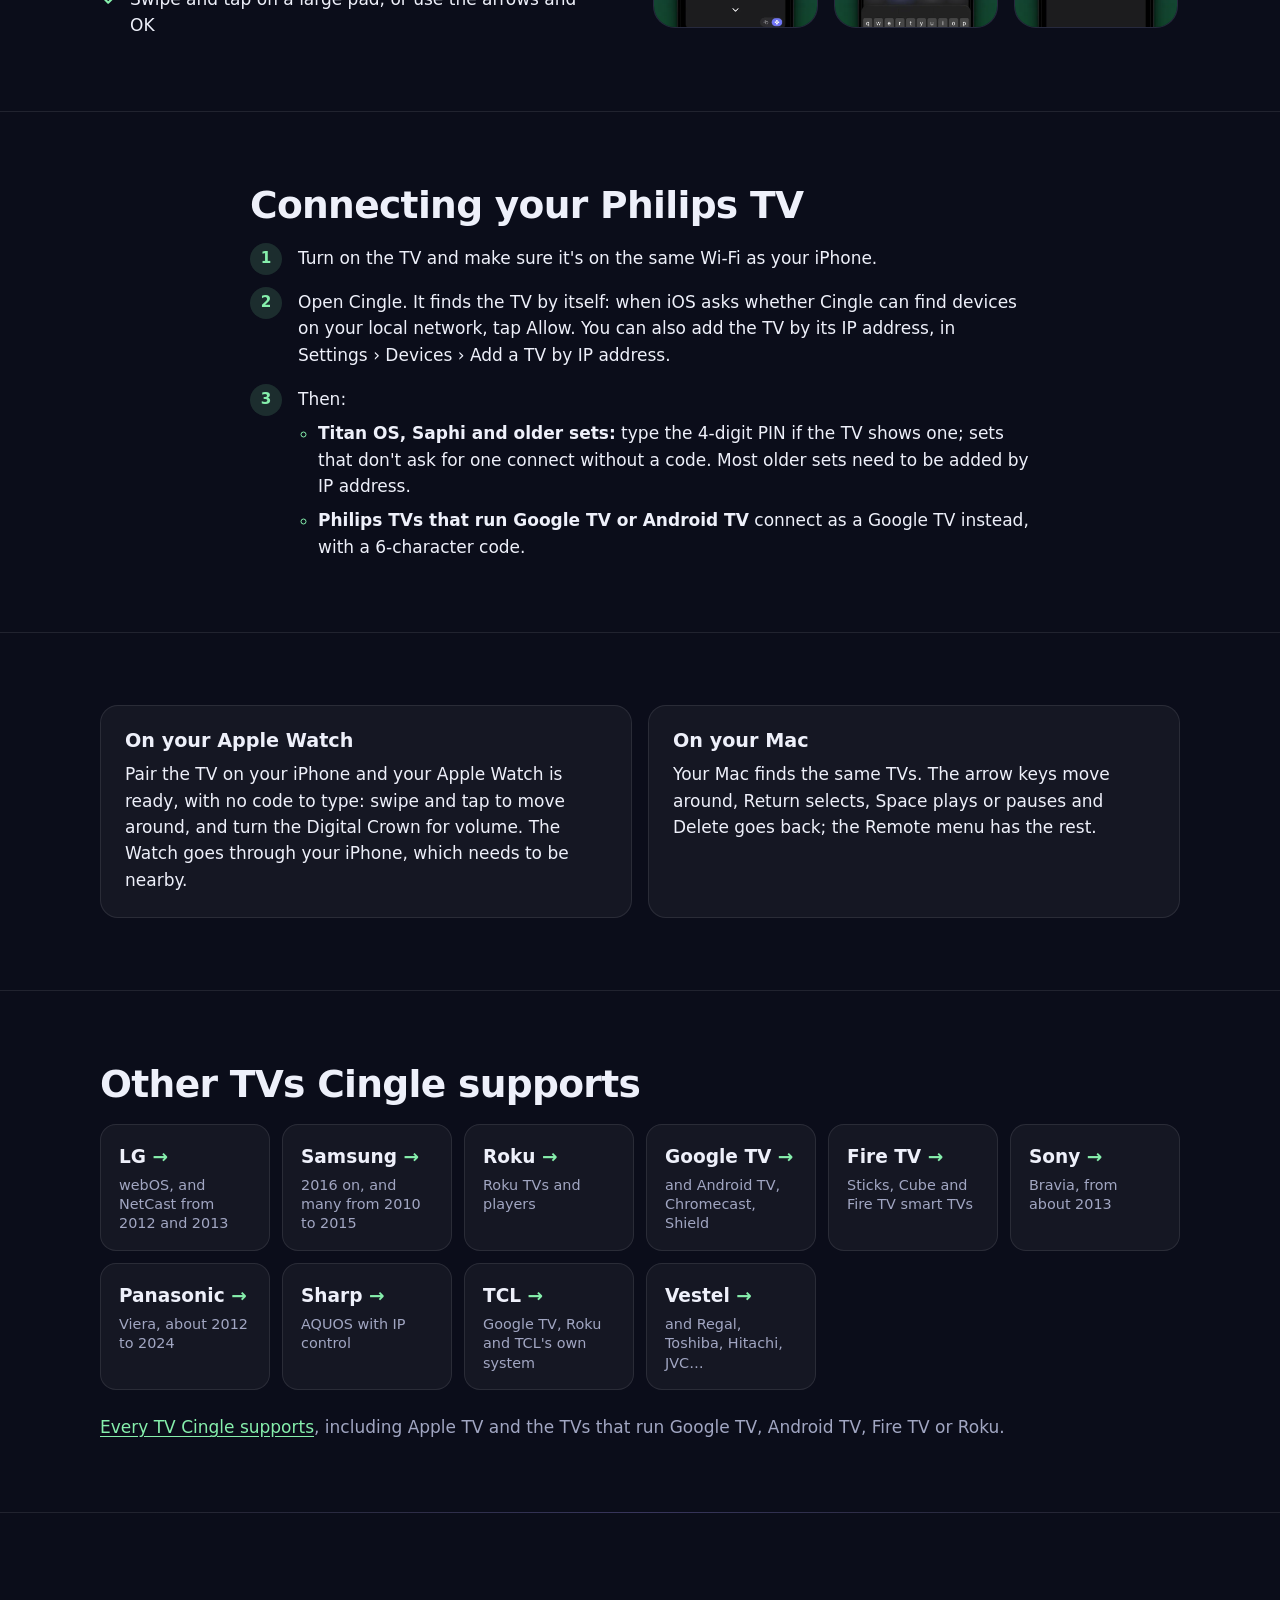
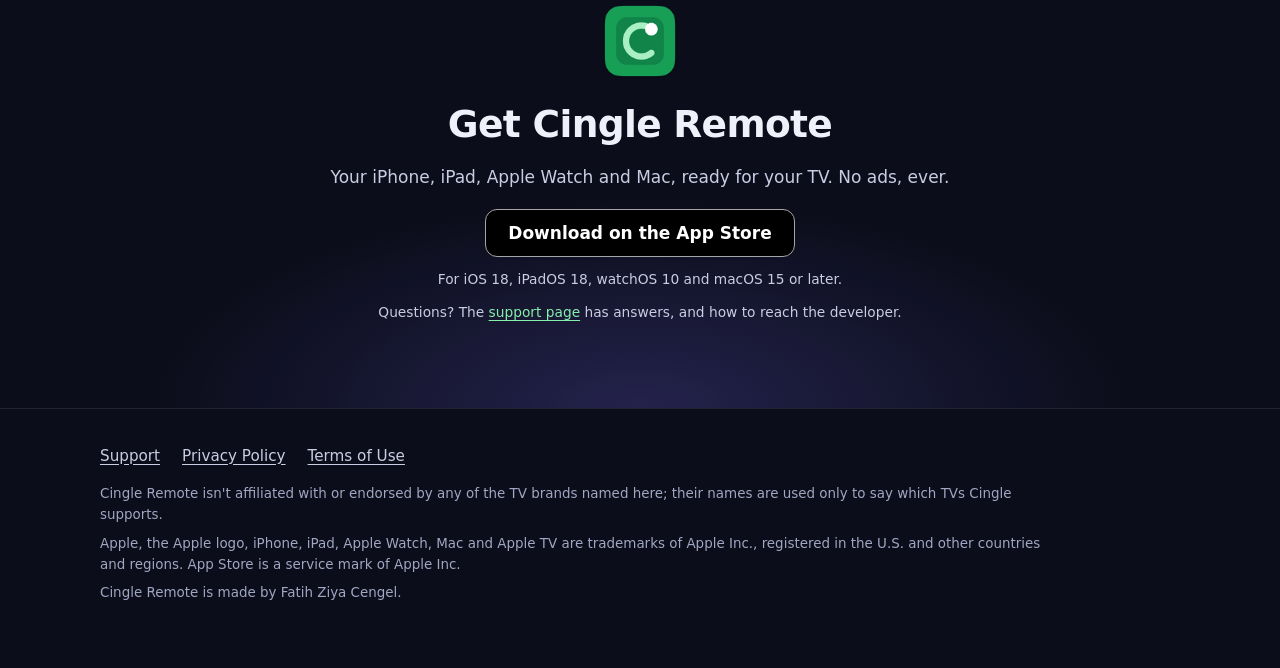
<file: docs/philips-tv-remote/index.html>
<!doctype html>
<html lang="en">
<head>
  <meta charset="utf-8">
  <meta name="viewport" content="width=device-width, initial-scale=1">
  <title>Use your iPhone as a Philips TV remote · Cingle Remote</title>
  <meta name="description" content="Cingle Remote controls Philips TVs with Titan OS or Saphi, older ones from about 2011, and Philips TVs that run Google TV or Android TV, over your home Wi-Fi. Your iPad, Apple Watch and Mac can work the same TV.">
  <link rel="canonical" href="https://ryudexter.github.io/cingle-remote/philips-tv-remote/">
  <meta name="apple-itunes-app" content="app-id=6826505353">
  <meta name="theme-color" content="#0b0d1a">
  <meta name="color-scheme" content="dark">
  <meta property="og:type" content="website">
  <meta property="og:site_name" content="Cingle Remote">
  <meta property="og:title" content="Use your iPhone as a Philips TV remote · Cingle Remote">
  <meta property="og:description" content="Cingle Remote controls Philips TVs with Titan OS or Saphi, older ones from about 2011, and Philips TVs that run Google TV or Android TV, over your home Wi-Fi. Your iPad, Apple Watch and Mac can work the same TV.">
  <meta property="og:url" content="https://ryudexter.github.io/cingle-remote/philips-tv-remote/">
  <meta property="og:image" content="https://ryudexter.github.io/cingle-remote/assets/og-en.jpg">
  <meta property="og:image:width" content="1200">
  <meta property="og:image:height" content="630">
  <meta property="og:locale" content="en_US">
  <meta name="twitter:card" content="summary_large_image">
  <link rel="icon" type="image/png" sizes="64x64" href="../assets/favicon-64.png">
  <link rel="apple-touch-icon" href="../assets/apple-touch-icon.png">
  <link rel="stylesheet" href="../assets/style.css">
  <script src="../assets/site.js" defer></script>
</head>
<body>
<header class="top">
  <div class="wrap top-in">
    <a class="brand" href="../"><img src="../assets/icon-128.png" alt="" width="32" height="32"><span>Cingle Remote</span></a>
    <nav class="top-nav" aria-label="Site">
      <a href="../#tvs">TVs</a>
      <a href="https://github.com/ryudexter/cingle-remote">Support</a>
      <a href="../tr/" hreflang="tr" lang="tr">Türkçe</a>
    </nav>
  </div>
</header>
<main>
<section class="hero hero-brand">
  <div class="wrap hero-in">
    <nav class="crumbs" aria-label="Breadcrumb"><a href="../">Cingle Remote</a> <span aria-hidden="true">›</span>
      <span>Philips</span></nav>
    <h1>Use your iPhone <span class="accent">as a Philips TV remote</span></h1>
    <p class="lead">Cingle Remote controls Philips TVs with Titan OS or Saphi, older ones from about 2011, and Philips TVs that run Google TV or Android TV, over your home Wi-Fi. Your iPad, Apple Watch and Mac can work the same TV.</p>
    <div class="hero-cta"><a class="badge" href="https://apps.apple.com/app/id6826505353"><img src="https://toolbox.marketingtools.apple.com/api/v2/badges/download-on-the-app-store/black/en-us" alt="Download on the App Store" width="156" height="52"></a><span class="small">Also on iPad, Apple Watch and Mac.
      No ads, ever.</span></div>
  </div>
  <div class="wrap">
<figure class="film">
  <video class="film-video" autoplay muted loop playsinline preload="auto" width="1600" height="900"
         poster="../assets/video/poster-en.jpg" aria-label="Cingle Remote: typing a search on an iPhone shows it on the TV, then the remote, the TV&#x27;s apps, the Apple Watch and the Mac at work.">
    <source src="../assets/video/cingle-en.mp4" type="video/mp4">
  </video>
  <button class="film-toggle" type="button" data-pause="Pause the video" data-play="Play the video"
          aria-label="Pause the video"><span aria-hidden="true"></span></button>
</figure></div>
</section>

<section class="band">
  <div class="wrap split split-shots">
    <div>
      <h2>What you can do on your Philips TV</h2>
      <ul class="ticks"><li><svg class="tick" viewBox="0 0 20 20" aria-hidden="true"><path d="M5 10.5l3.2 3.2L15 7" fill="none" stroke="currentColor" stroke-width="2.2" stroke-linecap="round" stroke-linejoin="round"/></svg><span>Type searches with your keyboard instead of picking letters on the TV</span></li><li><svg class="tick" viewBox="0 0 20 20" aria-hidden="true"><path d="M5 10.5l3.2 3.2L15 7" fill="none" stroke="currentColor" stroke-width="2.2" stroke-linecap="round" stroke-linejoin="round"/></svg><span>Pick a channel from the TV's own channel list, or type its number on the number pad</span></li><li><svg class="tick" viewBox="0 0 20 20" aria-hidden="true"><path d="M5 10.5l3.2 3.2L15 7" fill="none" stroke="currentColor" stroke-width="2.2" stroke-linecap="round" stroke-linejoin="round"/></svg><span>Volume, mute, channels, play/pause and 10-second skips, and the volume buttons on your iPhone change the TV's volume</span></li><li><svg class="tick" viewBox="0 0 20 20" aria-hidden="true"><path d="M5 10.5l3.2 3.2L15 7" fill="none" stroke="currentColor" stroke-width="2.2" stroke-linecap="round" stroke-linejoin="round"/></svg><span>Swipe and tap on a large pad, or use the arrows and OK</span></li></ul>
      
    </div>
    <div class="shots">
    <img src="../assets/shots/en-02-remote.webp" alt="The remote on iPhone: a large pad, arrows and OK" width="600" height="1304" loading="lazy" decoding="async">
    <img src="../assets/shots/en-07-type.webp" alt="Typing a search on iPhone instead of on the TV" width="600" height="1304" loading="lazy" decoding="async">
    <img src="../assets/shots/en-08-tvs.webp" alt="The TV brands Cingle works with, and switching between saved TVs" width="600" height="1304" loading="lazy" decoding="async">
</div>
  </div>
</section>

<section class="band">
  <div class="wrap narrow">
    <h2>Connecting your Philips TV</h2>
    <ol class="steps"><li>Turn on the TV and make sure it's on the same Wi-Fi as your iPhone.</li><li>Open Cingle. It finds the TV by itself: when iOS asks whether Cingle can find devices on your local network, tap Allow. You can also add the TV by its IP address, in Settings › Devices › Add a TV by IP address.</li><li>Then:<ul class="pairing"><li><b>Titan OS, Saphi and older sets:</b> type the 4-digit PIN if the TV shows one; sets that don't ask for one connect without a code. Most older sets need to be added by IP address.</li><li><b>Philips TVs that run Google TV or Android TV</b> connect as a Google TV instead, with a 6-character code.</li></ul></li></ol>
  </div>
</section>

<section class="band">
  <div class="wrap cols cols-2">
    <div class="col"><h3>On your Apple Watch</h3><p>Pair the TV on your iPhone and your Apple Watch is ready, with no code to type: swipe and tap to move around, and turn the Digital Crown for volume. The Watch goes through your iPhone, which needs to be nearby.</p></div>
    <div class="col"><h3>On your Mac</h3><p>Your Mac finds the same TVs. The arrow keys move around, Return selects, Space plays or pauses and Delete goes back; the Remote menu has the rest.</p></div>
  </div>
</section>

<section class="band">
  <div class="wrap">
    <h2>Other TVs Cingle supports</h2>
    <div class="cards"><a class="card" href="../lg-tv-remote/"><b>LG</b><span>webOS, and NetCast from 2012 and 2013</span></a><a class="card" href="../samsung-tv-remote/"><b>Samsung</b><span>2016 on, and many from 2010 to 2015</span></a><a class="card" href="../roku-remote/"><b>Roku</b><span>Roku TVs and players</span></a><a class="card" href="../google-tv-remote/"><b>Google TV</b><span>and Android TV, Chromecast, Shield</span></a><a class="card" href="../fire-tv-remote/"><b>Fire TV</b><span>Sticks, Cube and Fire TV smart TVs</span></a><a class="card" href="../sony-tv-remote/"><b>Sony</b><span>Bravia, from about 2013</span></a><a class="card" href="../panasonic-tv-remote/"><b>Panasonic</b><span>Viera, about 2012 to 2024</span></a><a class="card" href="../sharp-tv-remote/"><b>Sharp</b><span>AQUOS with IP control</span></a><a class="card" href="../tcl-tv-remote/"><b>TCL</b><span>Google TV, Roku and TCL's own system</span></a><a class="card" href="../vestel-tv-remote/"><b>Vestel</b><span>and Regal, Toshiba, Hitachi, JVC…</span></a></div>
    <p class="muted also"><a href="../#compatibility">Every TV Cingle supports</a>, including Apple TV and the TVs
      that run Google TV, Android TV, Fire TV or Roku.</p>
  </div>
</section>

<section class="cta">
  <div class="wrap cta-in">
    <img class="cta-icon" src="../assets/icon-128.png" alt="" width="88" height="88">
    <h2>Get Cingle Remote</h2>
    <p>Your iPhone, iPad, Apple Watch and Mac, ready for your TV. No ads, ever.</p>
    <a class="badge" href="https://apps.apple.com/app/id6826505353"><img src="https://toolbox.marketingtools.apple.com/api/v2/badges/download-on-the-app-store/black/en-us" alt="Download on the App Store" width="156" height="52"></a>
    <p class="small">For iOS 18, iPadOS 18, watchOS 10 and macOS 15 or later.</p>
    <p class="small">Questions? The <a href="https://github.com/ryudexter/cingle-remote">support page</a> has answers, and how to reach the developer.</p>
  </div>
</section>
</main>
<footer class="foot">
  <div class="wrap">
    <nav class="foot-nav">
      <a href="https://github.com/ryudexter/cingle-remote">Support</a>
      <a href="https://github.com/ryudexter/cingle-remote/blob/main/privacy/en.md">Privacy Policy</a>
      <a href="https://github.com/ryudexter/cingle-remote/blob/main/terms/en.md">Terms of Use</a>
    </nav>
    <p>Cingle Remote isn't affiliated with or endorsed by any of the TV brands named here; their names are used only to say which TVs Cingle supports.</p>
    <p>Apple, the Apple logo, iPhone, iPad, Apple Watch, Mac and Apple TV are trademarks of Apple Inc., registered in the U.S. and other countries and regions. App Store is a service mark of Apple Inc.</p>
    <p>Cingle Remote is made by Fatih Ziya Cengel.</p>
  </div>
</footer>
</body>
</html>
</file>
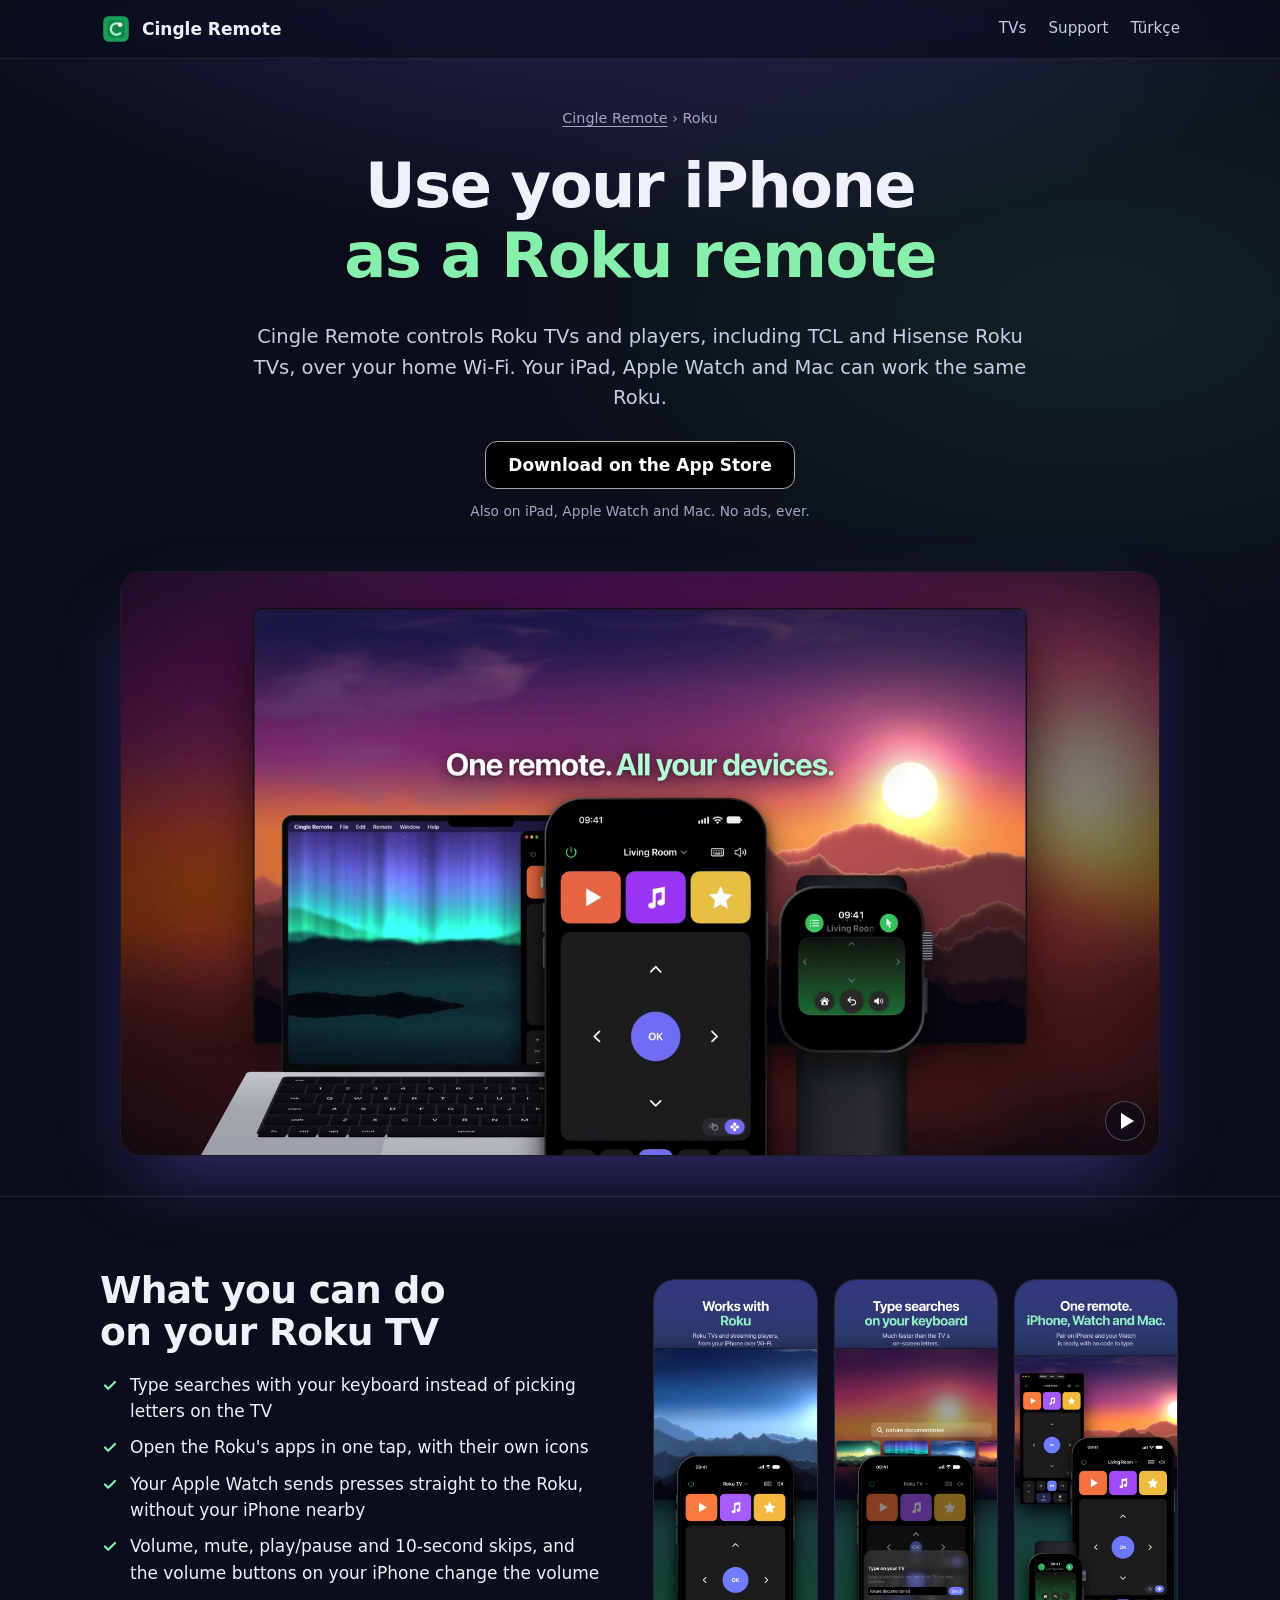
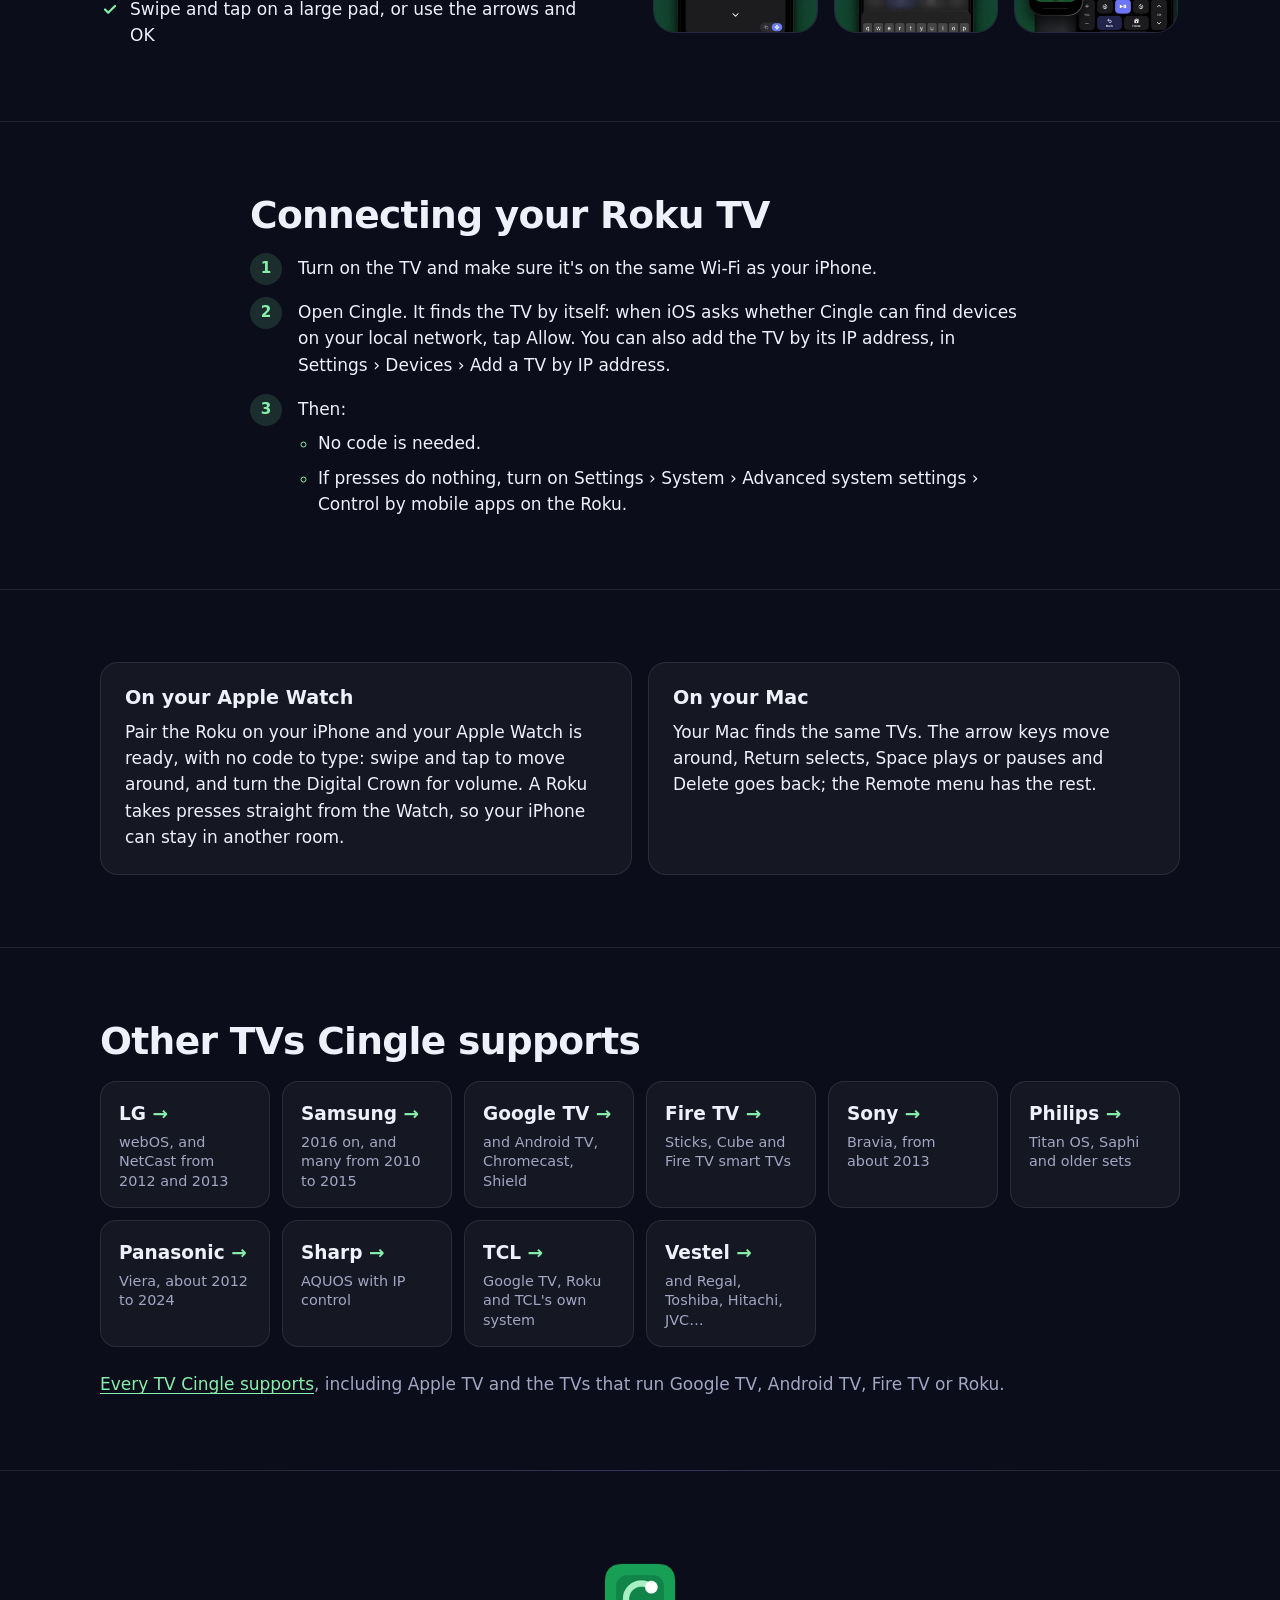
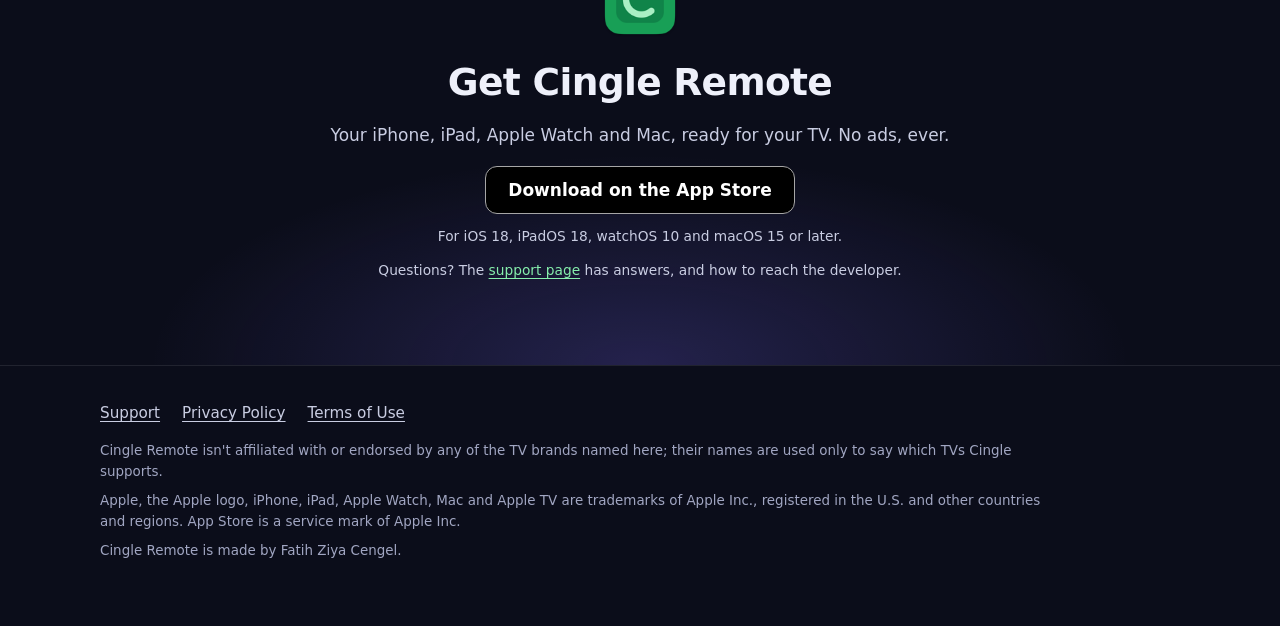
<file: docs/roku-remote/index.html>
<!doctype html>
<html lang="en">
<head>
  <meta charset="utf-8">
  <meta name="viewport" content="width=device-width, initial-scale=1">
  <title>Use your iPhone as a Roku remote · Cingle Remote</title>
  <meta name="description" content="Cingle Remote controls Roku TVs and players, including TCL and Hisense Roku TVs, over your home Wi-Fi. Your iPad, Apple Watch and Mac can work the same Roku.">
  <link rel="canonical" href="https://ryudexter.github.io/cingle-remote/roku-remote/">
  <meta name="apple-itunes-app" content="app-id=6826505353">
  <meta name="theme-color" content="#0b0d1a">
  <meta name="color-scheme" content="dark">
  <meta property="og:type" content="website">
  <meta property="og:site_name" content="Cingle Remote">
  <meta property="og:title" content="Use your iPhone as a Roku remote · Cingle Remote">
  <meta property="og:description" content="Cingle Remote controls Roku TVs and players, including TCL and Hisense Roku TVs, over your home Wi-Fi. Your iPad, Apple Watch and Mac can work the same Roku.">
  <meta property="og:url" content="https://ryudexter.github.io/cingle-remote/roku-remote/">
  <meta property="og:image" content="https://ryudexter.github.io/cingle-remote/assets/og-en.jpg">
  <meta property="og:image:width" content="1200">
  <meta property="og:image:height" content="630">
  <meta property="og:locale" content="en_US">
  <meta name="twitter:card" content="summary_large_image">
  <link rel="icon" type="image/png" sizes="64x64" href="../assets/favicon-64.png">
  <link rel="apple-touch-icon" href="../assets/apple-touch-icon.png">
  <link rel="stylesheet" href="../assets/style.css">
  <script src="../assets/site.js" defer></script>
</head>
<body>
<header class="top">
  <div class="wrap top-in">
    <a class="brand" href="../"><img src="../assets/icon-128.png" alt="" width="32" height="32"><span>Cingle Remote</span></a>
    <nav class="top-nav" aria-label="Site">
      <a href="../#tvs">TVs</a>
      <a href="https://github.com/ryudexter/cingle-remote">Support</a>
      <a href="../tr/" hreflang="tr" lang="tr">Türkçe</a>
    </nav>
  </div>
</header>
<main>
<section class="hero hero-brand">
  <div class="wrap hero-in">
    <nav class="crumbs" aria-label="Breadcrumb"><a href="../">Cingle Remote</a> <span aria-hidden="true">›</span>
      <span>Roku</span></nav>
    <h1>Use your iPhone <span class="accent">as a Roku remote</span></h1>
    <p class="lead">Cingle Remote controls Roku TVs and players, including TCL and Hisense Roku TVs, over your home Wi-Fi. Your iPad, Apple Watch and Mac can work the same Roku.</p>
    <div class="hero-cta"><a class="badge" href="https://apps.apple.com/app/id6826505353?ppid=5e64e809-a0a6-44a4-ad82-82524990c957"><img src="https://toolbox.marketingtools.apple.com/api/v2/badges/download-on-the-app-store/black/en-us" alt="Download on the App Store" width="156" height="52"></a><span class="small">Also on iPad, Apple Watch and Mac.
      No ads, ever.</span></div>
  </div>
  <div class="wrap">
<figure class="film">
  <video class="film-video" autoplay muted loop playsinline preload="auto" width="1600" height="900"
         poster="../assets/video/poster-en.jpg" aria-label="Cingle Remote: typing a search on an iPhone shows it on the TV, then the remote, the TV&#x27;s apps, the Apple Watch and the Mac at work.">
    <source src="../assets/video/cingle-en.mp4" type="video/mp4">
  </video>
  <button class="film-toggle" type="button" data-pause="Pause the video" data-play="Play the video"
          aria-label="Pause the video"><span aria-hidden="true"></span></button>
</figure></div>
</section>

<section class="band">
  <div class="wrap split split-shots">
    <div>
      <h2>What you can do on your Roku TV</h2>
      <ul class="ticks"><li><svg class="tick" viewBox="0 0 20 20" aria-hidden="true"><path d="M5 10.5l3.2 3.2L15 7" fill="none" stroke="currentColor" stroke-width="2.2" stroke-linecap="round" stroke-linejoin="round"/></svg><span>Type searches with your keyboard instead of picking letters on the TV</span></li><li><svg class="tick" viewBox="0 0 20 20" aria-hidden="true"><path d="M5 10.5l3.2 3.2L15 7" fill="none" stroke="currentColor" stroke-width="2.2" stroke-linecap="round" stroke-linejoin="round"/></svg><span>Open the Roku's apps in one tap, with their own icons</span></li><li><svg class="tick" viewBox="0 0 20 20" aria-hidden="true"><path d="M5 10.5l3.2 3.2L15 7" fill="none" stroke="currentColor" stroke-width="2.2" stroke-linecap="round" stroke-linejoin="round"/></svg><span>Your Apple Watch sends presses straight to the Roku, without your iPhone nearby</span></li><li><svg class="tick" viewBox="0 0 20 20" aria-hidden="true"><path d="M5 10.5l3.2 3.2L15 7" fill="none" stroke="currentColor" stroke-width="2.2" stroke-linecap="round" stroke-linejoin="round"/></svg><span>Volume, mute, play/pause and 10-second skips, and the volume buttons on your iPhone change the volume</span></li><li><svg class="tick" viewBox="0 0 20 20" aria-hidden="true"><path d="M5 10.5l3.2 3.2L15 7" fill="none" stroke="currentColor" stroke-width="2.2" stroke-linecap="round" stroke-linejoin="round"/></svg><span>Swipe and tap on a large pad, or use the arrows and OK</span></li></ul>
      
    </div>
    <div class="shots">
    <img src="../assets/shots/roku-en-01-hero.webp" alt="The remote on iPhone, connected to a Roku" width="600" height="1304" loading="lazy" decoding="async">
    <img src="../assets/shots/roku-en-03-type.webp" alt="Typing a search on iPhone for the Roku" width="600" height="1304" loading="lazy" decoding="async">
    <img src="../assets/shots/roku-en-04-together.webp" alt="The remote on iPhone, Apple Watch and Mac" width="600" height="1304" loading="lazy" decoding="async">
</div>
  </div>
</section>

<section class="band">
  <div class="wrap narrow">
    <h2>Connecting your Roku TV</h2>
    <ol class="steps"><li>Turn on the TV and make sure it's on the same Wi-Fi as your iPhone.</li><li>Open Cingle. It finds the TV by itself: when iOS asks whether Cingle can find devices on your local network, tap Allow. You can also add the TV by its IP address, in Settings › Devices › Add a TV by IP address.</li><li>Then:<ul class="pairing"><li>No code is needed.</li><li>If presses do nothing, turn on Settings › System › Advanced system settings › Control by mobile apps on the Roku.</li></ul></li></ol>
  </div>
</section>

<section class="band">
  <div class="wrap cols cols-2">
    <div class="col"><h3>On your Apple Watch</h3><p>Pair the Roku on your iPhone and your Apple Watch is ready, with no code to type: swipe and tap to move around, and turn the Digital Crown for volume. A Roku takes presses straight from the Watch, so your iPhone can stay in another room.</p></div>
    <div class="col"><h3>On your Mac</h3><p>Your Mac finds the same TVs. The arrow keys move around, Return selects, Space plays or pauses and Delete goes back; the Remote menu has the rest.</p></div>
  </div>
</section>

<section class="band">
  <div class="wrap">
    <h2>Other TVs Cingle supports</h2>
    <div class="cards"><a class="card" href="../lg-tv-remote/"><b>LG</b><span>webOS, and NetCast from 2012 and 2013</span></a><a class="card" href="../samsung-tv-remote/"><b>Samsung</b><span>2016 on, and many from 2010 to 2015</span></a><a class="card" href="../google-tv-remote/"><b>Google TV</b><span>and Android TV, Chromecast, Shield</span></a><a class="card" href="../fire-tv-remote/"><b>Fire TV</b><span>Sticks, Cube and Fire TV smart TVs</span></a><a class="card" href="../sony-tv-remote/"><b>Sony</b><span>Bravia, from about 2013</span></a><a class="card" href="../philips-tv-remote/"><b>Philips</b><span>Titan OS, Saphi and older sets</span></a><a class="card" href="../panasonic-tv-remote/"><b>Panasonic</b><span>Viera, about 2012 to 2024</span></a><a class="card" href="../sharp-tv-remote/"><b>Sharp</b><span>AQUOS with IP control</span></a><a class="card" href="../tcl-tv-remote/"><b>TCL</b><span>Google TV, Roku and TCL's own system</span></a><a class="card" href="../vestel-tv-remote/"><b>Vestel</b><span>and Regal, Toshiba, Hitachi, JVC…</span></a></div>
    <p class="muted also"><a href="../#compatibility">Every TV Cingle supports</a>, including Apple TV and the TVs
      that run Google TV, Android TV, Fire TV or Roku.</p>
  </div>
</section>

<section class="cta">
  <div class="wrap cta-in">
    <img class="cta-icon" src="../assets/icon-128.png" alt="" width="88" height="88">
    <h2>Get Cingle Remote</h2>
    <p>Your iPhone, iPad, Apple Watch and Mac, ready for your TV. No ads, ever.</p>
    <a class="badge" href="https://apps.apple.com/app/id6826505353?ppid=5e64e809-a0a6-44a4-ad82-82524990c957"><img src="https://toolbox.marketingtools.apple.com/api/v2/badges/download-on-the-app-store/black/en-us" alt="Download on the App Store" width="156" height="52"></a>
    <p class="small">For iOS 18, iPadOS 18, watchOS 10 and macOS 15 or later.</p>
    <p class="small">Questions? The <a href="https://github.com/ryudexter/cingle-remote">support page</a> has answers, and how to reach the developer.</p>
  </div>
</section>
</main>
<footer class="foot">
  <div class="wrap">
    <nav class="foot-nav">
      <a href="https://github.com/ryudexter/cingle-remote">Support</a>
      <a href="https://github.com/ryudexter/cingle-remote/blob/main/privacy/en.md">Privacy Policy</a>
      <a href="https://github.com/ryudexter/cingle-remote/blob/main/terms/en.md">Terms of Use</a>
    </nav>
    <p>Cingle Remote isn't affiliated with or endorsed by any of the TV brands named here; their names are used only to say which TVs Cingle supports.</p>
    <p>Apple, the Apple logo, iPhone, iPad, Apple Watch, Mac and Apple TV are trademarks of Apple Inc., registered in the U.S. and other countries and regions. App Store is a service mark of Apple Inc.</p>
    <p>Cingle Remote is made by Fatih Ziya Cengel.</p>
  </div>
</footer>
</body>
</html>
</file>
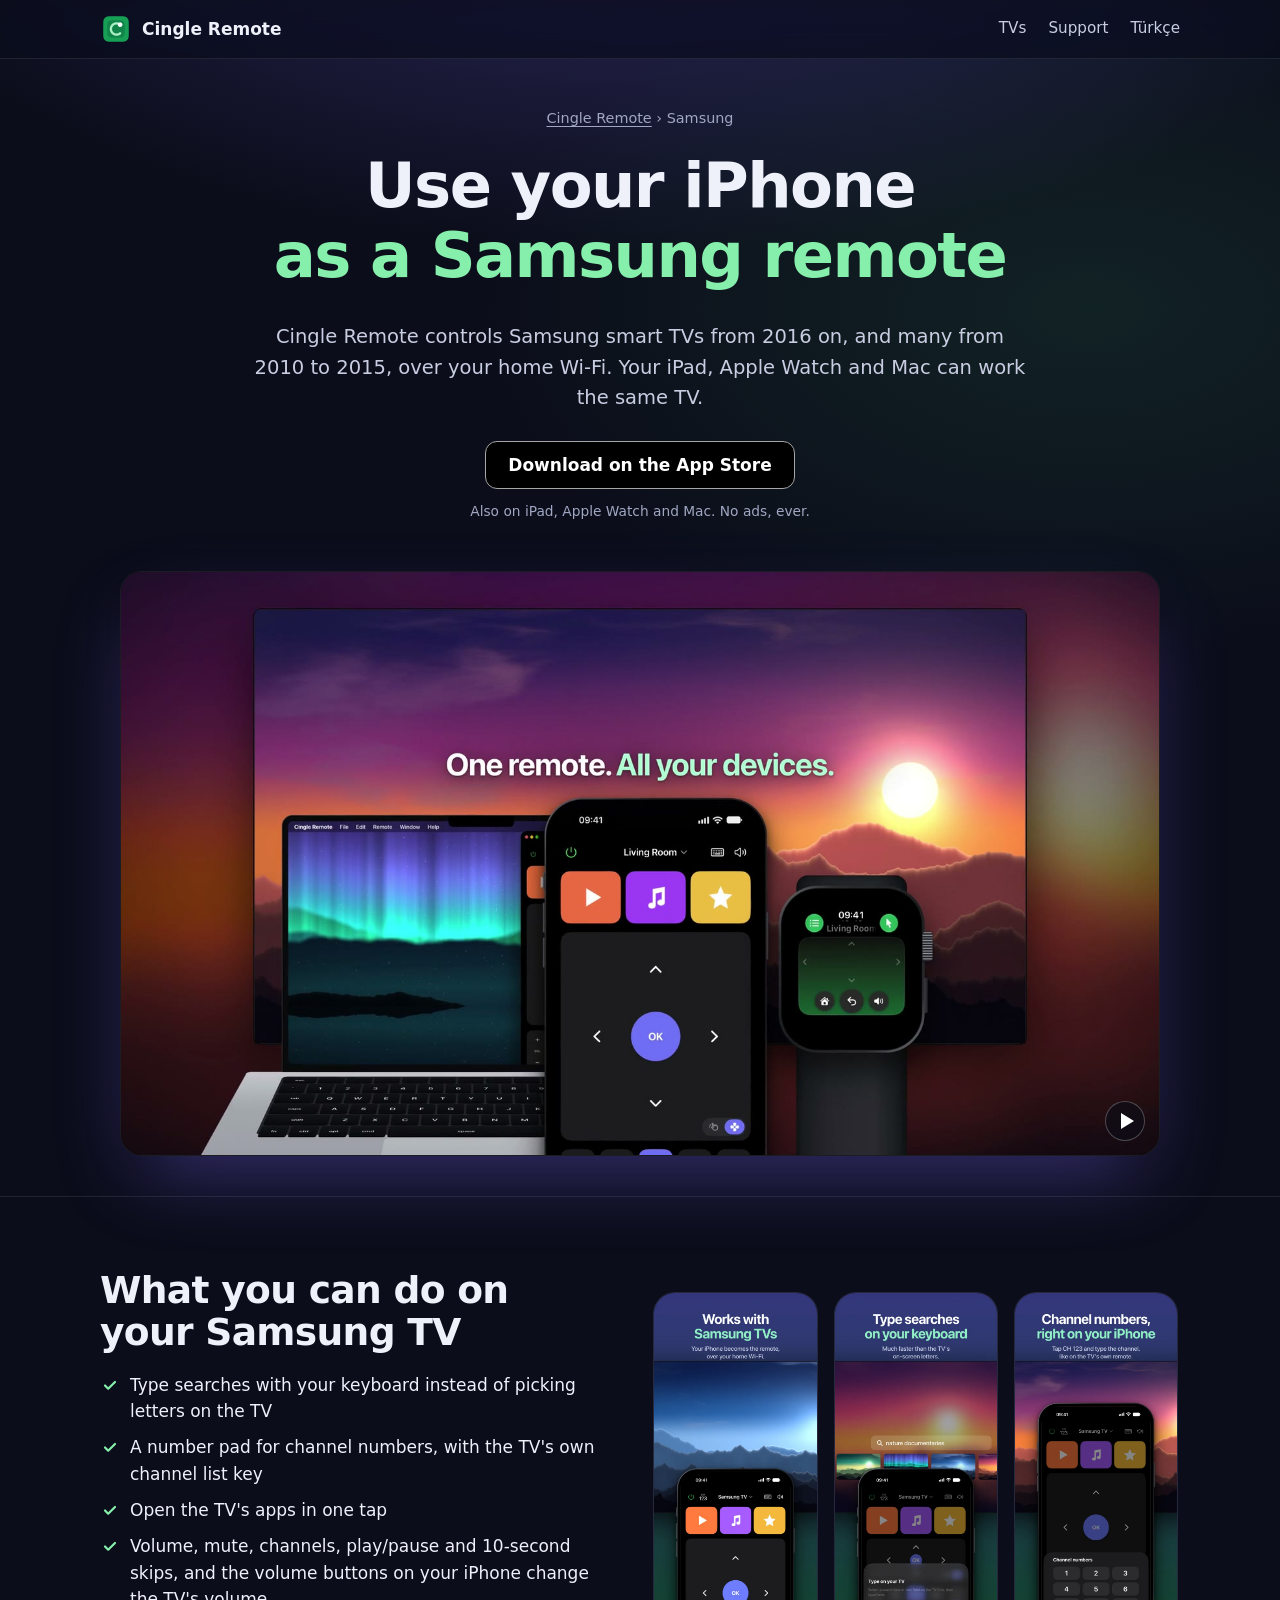
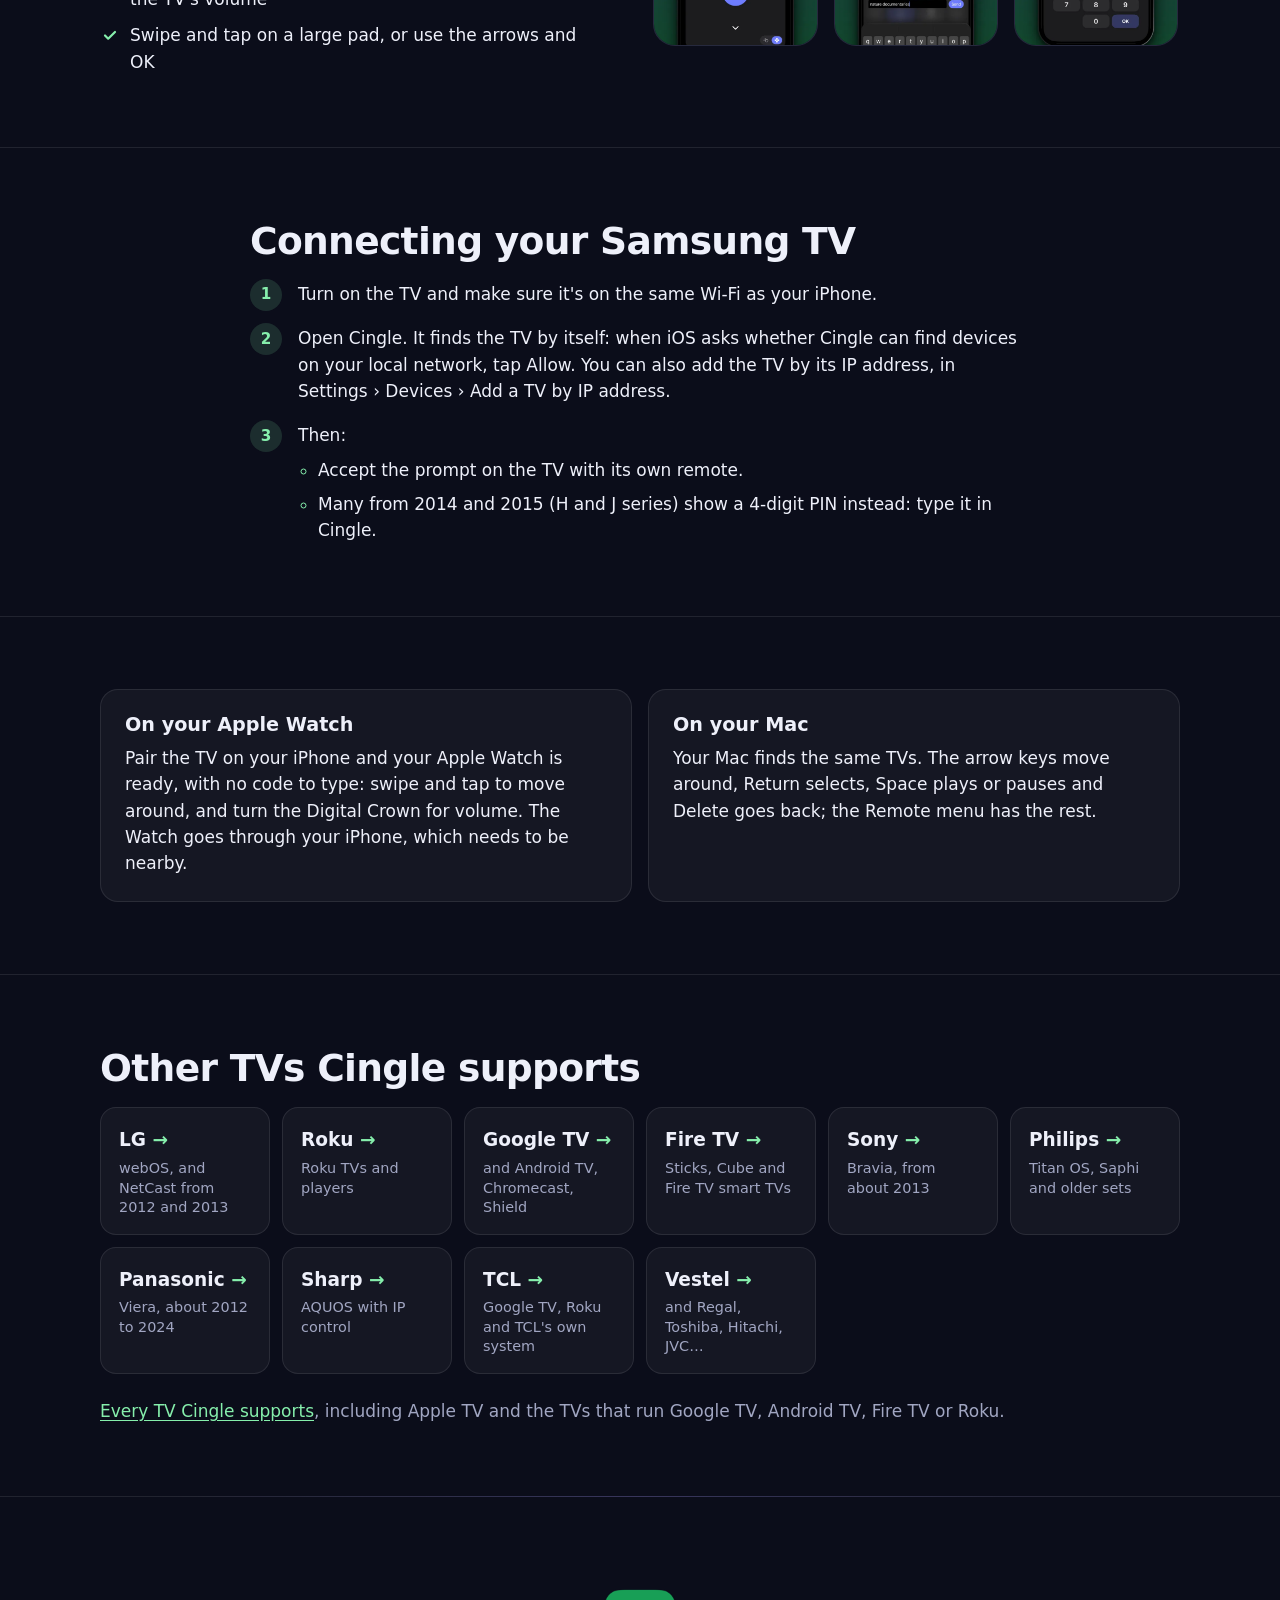
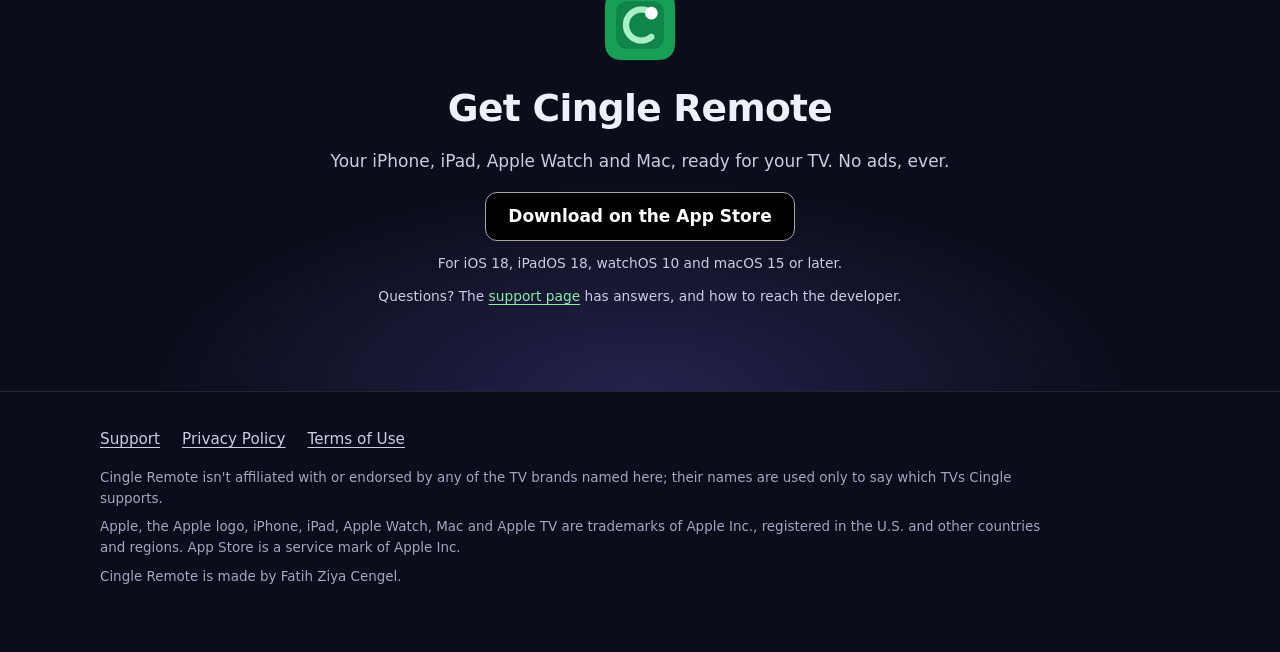
<file: docs/samsung-tv-remote/index.html>
<!doctype html>
<html lang="en">
<head>
  <meta charset="utf-8">
  <meta name="viewport" content="width=device-width, initial-scale=1">
  <title>Use your iPhone as a Samsung TV remote · Cingle Remote</title>
  <meta name="description" content="Cingle Remote controls Samsung smart TVs from 2016 on, and many from 2010 to 2015, over your home Wi-Fi. Your iPad, Apple Watch and Mac can work the same TV.">
  <link rel="canonical" href="https://ryudexter.github.io/cingle-remote/samsung-tv-remote/">
  <meta name="apple-itunes-app" content="app-id=6826505353">
  <meta name="theme-color" content="#0b0d1a">
  <meta name="color-scheme" content="dark">
  <meta property="og:type" content="website">
  <meta property="og:site_name" content="Cingle Remote">
  <meta property="og:title" content="Use your iPhone as a Samsung TV remote · Cingle Remote">
  <meta property="og:description" content="Cingle Remote controls Samsung smart TVs from 2016 on, and many from 2010 to 2015, over your home Wi-Fi. Your iPad, Apple Watch and Mac can work the same TV.">
  <meta property="og:url" content="https://ryudexter.github.io/cingle-remote/samsung-tv-remote/">
  <meta property="og:image" content="https://ryudexter.github.io/cingle-remote/assets/og-en.jpg">
  <meta property="og:image:width" content="1200">
  <meta property="og:image:height" content="630">
  <meta property="og:locale" content="en_US">
  <meta name="twitter:card" content="summary_large_image">
  <link rel="icon" type="image/png" sizes="64x64" href="../assets/favicon-64.png">
  <link rel="apple-touch-icon" href="../assets/apple-touch-icon.png">
  <link rel="stylesheet" href="../assets/style.css">
  <script src="../assets/site.js" defer></script>
</head>
<body>
<header class="top">
  <div class="wrap top-in">
    <a class="brand" href="../"><img src="../assets/icon-128.png" alt="" width="32" height="32"><span>Cingle Remote</span></a>
    <nav class="top-nav" aria-label="Site">
      <a href="../#tvs">TVs</a>
      <a href="https://github.com/ryudexter/cingle-remote">Support</a>
      <a href="../tr/" hreflang="tr" lang="tr">Türkçe</a>
    </nav>
  </div>
</header>
<main>
<section class="hero hero-brand">
  <div class="wrap hero-in">
    <nav class="crumbs" aria-label="Breadcrumb"><a href="../">Cingle Remote</a> <span aria-hidden="true">›</span>
      <span>Samsung</span></nav>
    <h1>Use your iPhone <span class="accent">as a Samsung remote</span></h1>
    <p class="lead">Cingle Remote controls Samsung smart TVs from 2016 on, and many from 2010 to 2015, over your home Wi-Fi. Your iPad, Apple Watch and Mac can work the same TV.</p>
    <div class="hero-cta"><a class="badge" href="https://apps.apple.com/app/id6826505353?ppid=e6e4179f-265b-480e-8124-8407240eedb7"><img src="https://toolbox.marketingtools.apple.com/api/v2/badges/download-on-the-app-store/black/en-us" alt="Download on the App Store" width="156" height="52"></a><span class="small">Also on iPad, Apple Watch and Mac.
      No ads, ever.</span></div>
  </div>
  <div class="wrap">
<figure class="film">
  <video class="film-video" autoplay muted loop playsinline preload="auto" width="1600" height="900"
         poster="../assets/video/poster-en.jpg" aria-label="Cingle Remote: typing a search on an iPhone shows it on the TV, then the remote, the TV&#x27;s apps, the Apple Watch and the Mac at work.">
    <source src="../assets/video/cingle-en.mp4" type="video/mp4">
  </video>
  <button class="film-toggle" type="button" data-pause="Pause the video" data-play="Play the video"
          aria-label="Pause the video"><span aria-hidden="true"></span></button>
</figure></div>
</section>

<section class="band">
  <div class="wrap split split-shots">
    <div>
      <h2>What you can do on your Samsung TV</h2>
      <ul class="ticks"><li><svg class="tick" viewBox="0 0 20 20" aria-hidden="true"><path d="M5 10.5l3.2 3.2L15 7" fill="none" stroke="currentColor" stroke-width="2.2" stroke-linecap="round" stroke-linejoin="round"/></svg><span>Type searches with your keyboard instead of picking letters on the TV</span></li><li><svg class="tick" viewBox="0 0 20 20" aria-hidden="true"><path d="M5 10.5l3.2 3.2L15 7" fill="none" stroke="currentColor" stroke-width="2.2" stroke-linecap="round" stroke-linejoin="round"/></svg><span>A number pad for channel numbers, with the TV's own channel list key</span></li><li><svg class="tick" viewBox="0 0 20 20" aria-hidden="true"><path d="M5 10.5l3.2 3.2L15 7" fill="none" stroke="currentColor" stroke-width="2.2" stroke-linecap="round" stroke-linejoin="round"/></svg><span>Open the TV's apps in one tap</span></li><li><svg class="tick" viewBox="0 0 20 20" aria-hidden="true"><path d="M5 10.5l3.2 3.2L15 7" fill="none" stroke="currentColor" stroke-width="2.2" stroke-linecap="round" stroke-linejoin="round"/></svg><span>Volume, mute, channels, play/pause and 10-second skips, and the volume buttons on your iPhone change the TV's volume</span></li><li><svg class="tick" viewBox="0 0 20 20" aria-hidden="true"><path d="M5 10.5l3.2 3.2L15 7" fill="none" stroke="currentColor" stroke-width="2.2" stroke-linecap="round" stroke-linejoin="round"/></svg><span>Swipe and tap on a large pad, or use the arrows and OK</span></li></ul>
      
    </div>
    <div class="shots">
    <img src="../assets/shots/samsung-en-01-hero.webp" alt="The remote on iPhone, connected to a Samsung TV" width="600" height="1304" loading="lazy" decoding="async">
    <img src="../assets/shots/samsung-en-03-type.webp" alt="Typing a search on iPhone for the Samsung TV" width="600" height="1304" loading="lazy" decoding="async">
    <img src="../assets/shots/samsung-en-04-numbers.webp" alt="The number pad for channel numbers on iPhone" width="600" height="1304" loading="lazy" decoding="async">
</div>
  </div>
</section>

<section class="band">
  <div class="wrap narrow">
    <h2>Connecting your Samsung TV</h2>
    <ol class="steps"><li>Turn on the TV and make sure it's on the same Wi-Fi as your iPhone.</li><li>Open Cingle. It finds the TV by itself: when iOS asks whether Cingle can find devices on your local network, tap Allow. You can also add the TV by its IP address, in Settings › Devices › Add a TV by IP address.</li><li>Then:<ul class="pairing"><li>Accept the prompt on the TV with its own remote.</li><li>Many from 2014 and 2015 (H and J series) show a 4-digit PIN instead: type it in Cingle.</li></ul></li></ol>
  </div>
</section>

<section class="band">
  <div class="wrap cols cols-2">
    <div class="col"><h3>On your Apple Watch</h3><p>Pair the TV on your iPhone and your Apple Watch is ready, with no code to type: swipe and tap to move around, and turn the Digital Crown for volume. The Watch goes through your iPhone, which needs to be nearby.</p></div>
    <div class="col"><h3>On your Mac</h3><p>Your Mac finds the same TVs. The arrow keys move around, Return selects, Space plays or pauses and Delete goes back; the Remote menu has the rest.</p></div>
  </div>
</section>

<section class="band">
  <div class="wrap">
    <h2>Other TVs Cingle supports</h2>
    <div class="cards"><a class="card" href="../lg-tv-remote/"><b>LG</b><span>webOS, and NetCast from 2012 and 2013</span></a><a class="card" href="../roku-remote/"><b>Roku</b><span>Roku TVs and players</span></a><a class="card" href="../google-tv-remote/"><b>Google TV</b><span>and Android TV, Chromecast, Shield</span></a><a class="card" href="../fire-tv-remote/"><b>Fire TV</b><span>Sticks, Cube and Fire TV smart TVs</span></a><a class="card" href="../sony-tv-remote/"><b>Sony</b><span>Bravia, from about 2013</span></a><a class="card" href="../philips-tv-remote/"><b>Philips</b><span>Titan OS, Saphi and older sets</span></a><a class="card" href="../panasonic-tv-remote/"><b>Panasonic</b><span>Viera, about 2012 to 2024</span></a><a class="card" href="../sharp-tv-remote/"><b>Sharp</b><span>AQUOS with IP control</span></a><a class="card" href="../tcl-tv-remote/"><b>TCL</b><span>Google TV, Roku and TCL's own system</span></a><a class="card" href="../vestel-tv-remote/"><b>Vestel</b><span>and Regal, Toshiba, Hitachi, JVC…</span></a></div>
    <p class="muted also"><a href="../#compatibility">Every TV Cingle supports</a>, including Apple TV and the TVs
      that run Google TV, Android TV, Fire TV or Roku.</p>
  </div>
</section>

<section class="cta">
  <div class="wrap cta-in">
    <img class="cta-icon" src="../assets/icon-128.png" alt="" width="88" height="88">
    <h2>Get Cingle Remote</h2>
    <p>Your iPhone, iPad, Apple Watch and Mac, ready for your TV. No ads, ever.</p>
    <a class="badge" href="https://apps.apple.com/app/id6826505353?ppid=e6e4179f-265b-480e-8124-8407240eedb7"><img src="https://toolbox.marketingtools.apple.com/api/v2/badges/download-on-the-app-store/black/en-us" alt="Download on the App Store" width="156" height="52"></a>
    <p class="small">For iOS 18, iPadOS 18, watchOS 10 and macOS 15 or later.</p>
    <p class="small">Questions? The <a href="https://github.com/ryudexter/cingle-remote">support page</a> has answers, and how to reach the developer.</p>
  </div>
</section>
</main>
<footer class="foot">
  <div class="wrap">
    <nav class="foot-nav">
      <a href="https://github.com/ryudexter/cingle-remote">Support</a>
      <a href="https://github.com/ryudexter/cingle-remote/blob/main/privacy/en.md">Privacy Policy</a>
      <a href="https://github.com/ryudexter/cingle-remote/blob/main/terms/en.md">Terms of Use</a>
    </nav>
    <p>Cingle Remote isn't affiliated with or endorsed by any of the TV brands named here; their names are used only to say which TVs Cingle supports.</p>
    <p>Apple, the Apple logo, iPhone, iPad, Apple Watch, Mac and Apple TV are trademarks of Apple Inc., registered in the U.S. and other countries and regions. App Store is a service mark of Apple Inc.</p>
    <p>Cingle Remote is made by Fatih Ziya Cengel.</p>
  </div>
</footer>
</body>
</html>
</file>
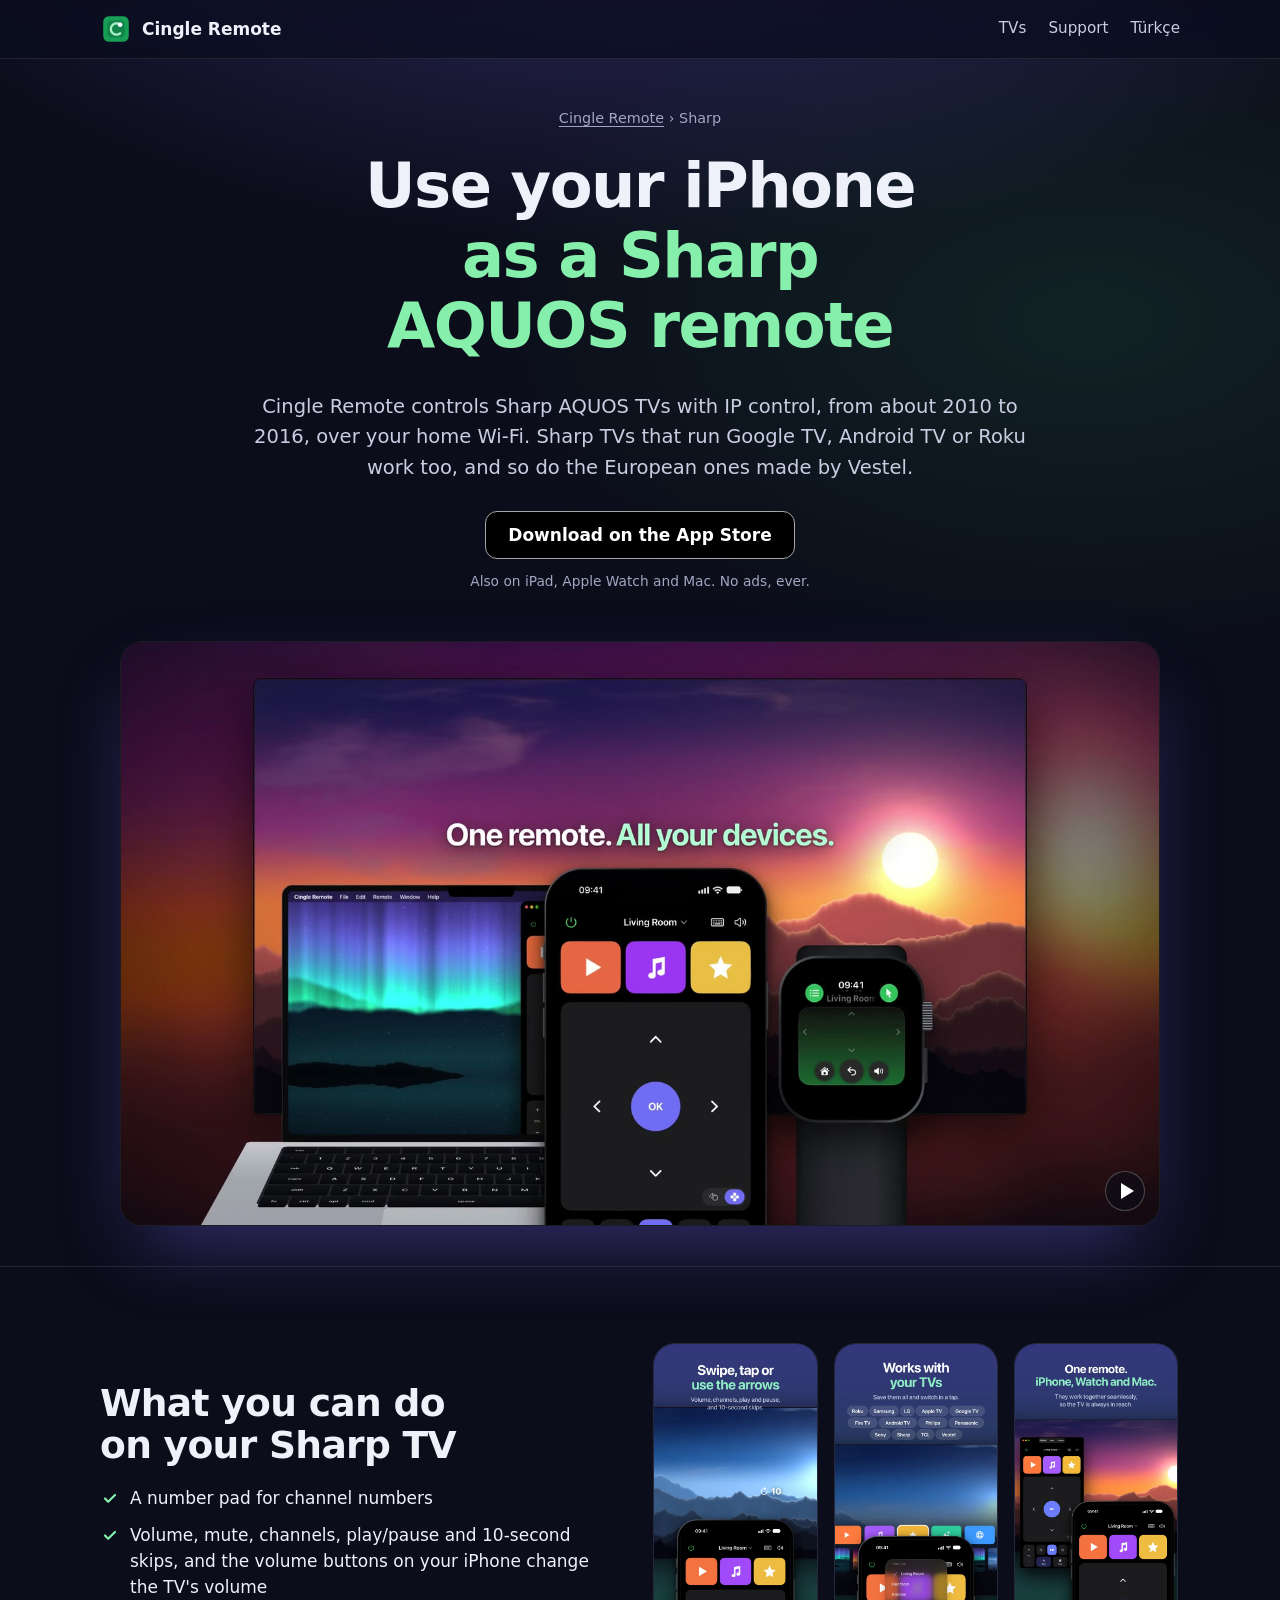
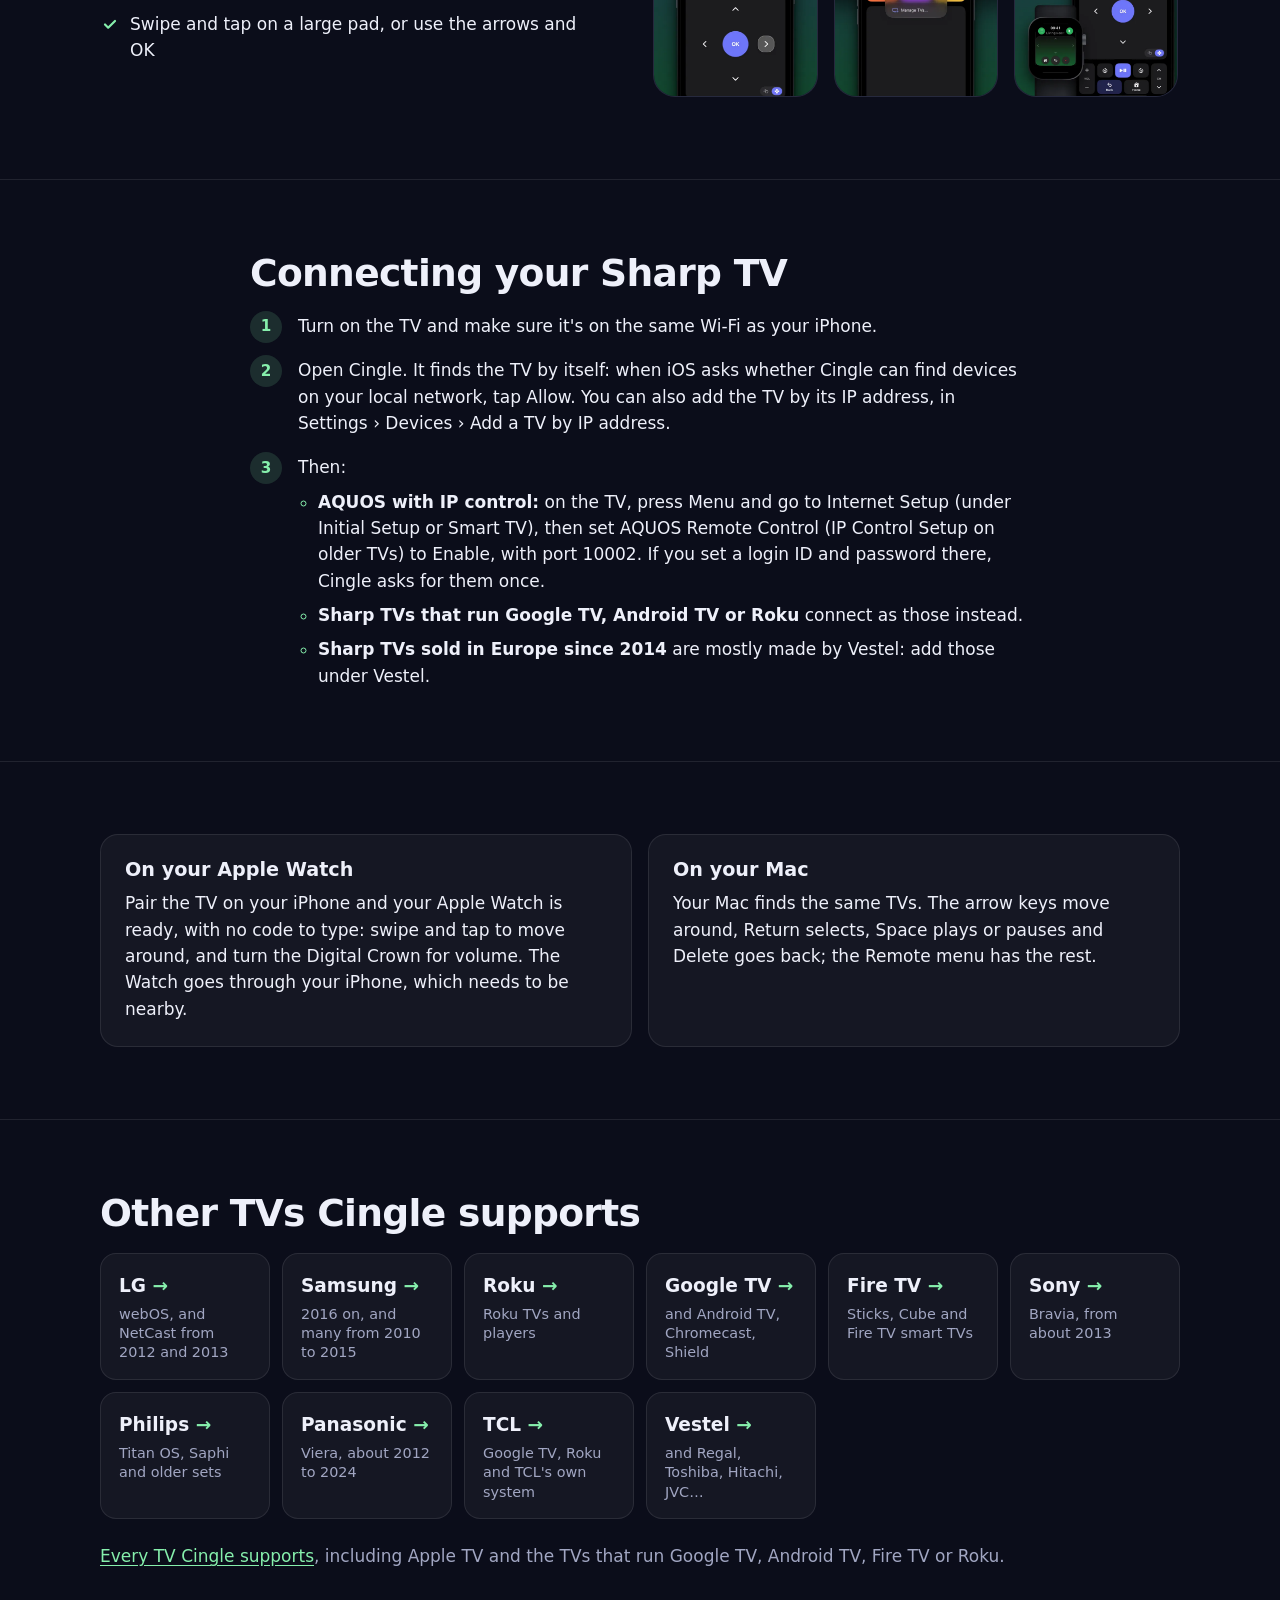
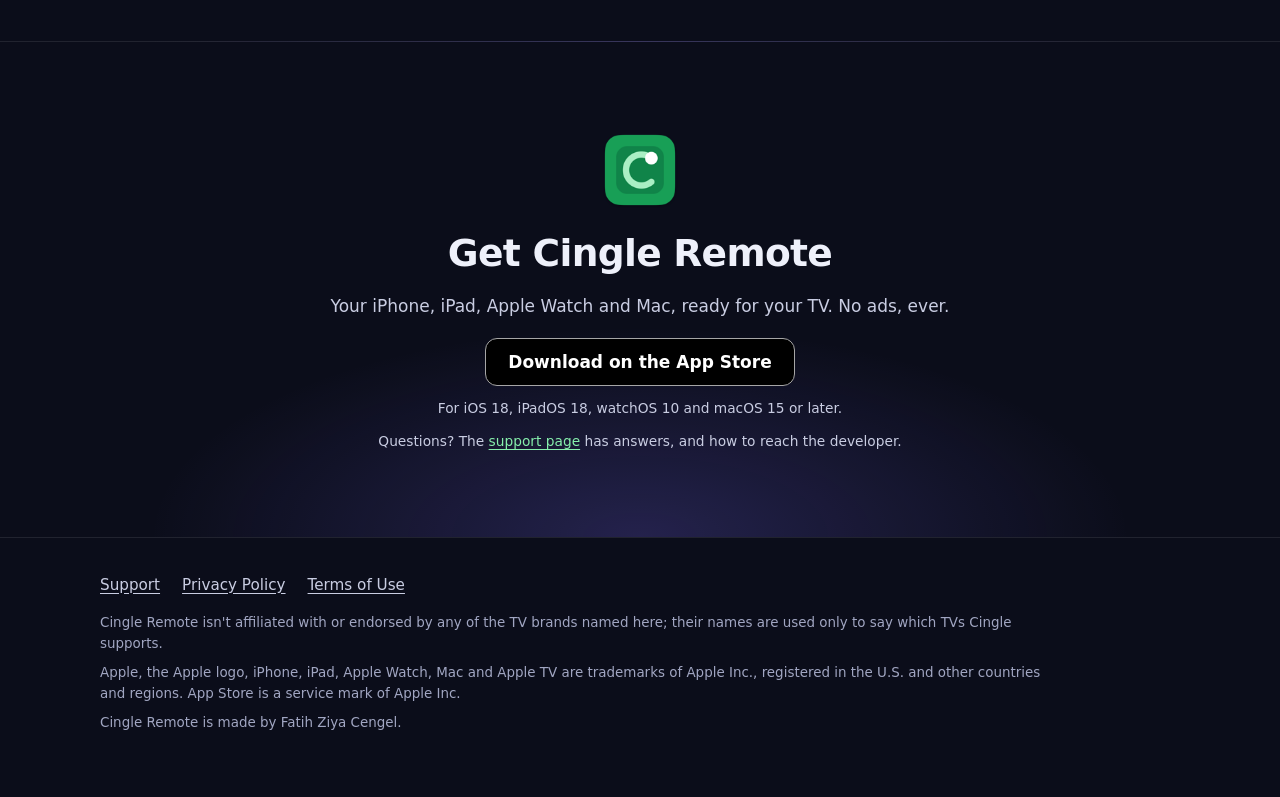
<file: docs/sharp-tv-remote/index.html>
<!doctype html>
<html lang="en">
<head>
  <meta charset="utf-8">
  <meta name="viewport" content="width=device-width, initial-scale=1">
  <title>Use your iPhone as a Sharp AQUOS TV remote · Cingle Remote</title>
  <meta name="description" content="Cingle Remote controls Sharp AQUOS TVs with IP control, from about 2010 to 2016, over your home Wi-Fi. Sharp TVs that run Google TV, Android TV or Roku work too, and so do the European ones made by Vestel.">
  <link rel="canonical" href="https://ryudexter.github.io/cingle-remote/sharp-tv-remote/">
  <meta name="apple-itunes-app" content="app-id=6826505353">
  <meta name="theme-color" content="#0b0d1a">
  <meta name="color-scheme" content="dark">
  <meta property="og:type" content="website">
  <meta property="og:site_name" content="Cingle Remote">
  <meta property="og:title" content="Use your iPhone as a Sharp AQUOS TV remote · Cingle Remote">
  <meta property="og:description" content="Cingle Remote controls Sharp AQUOS TVs with IP control, from about 2010 to 2016, over your home Wi-Fi. Sharp TVs that run Google TV, Android TV or Roku work too, and so do the European ones made by Vestel.">
  <meta property="og:url" content="https://ryudexter.github.io/cingle-remote/sharp-tv-remote/">
  <meta property="og:image" content="https://ryudexter.github.io/cingle-remote/assets/og-en.jpg">
  <meta property="og:image:width" content="1200">
  <meta property="og:image:height" content="630">
  <meta property="og:locale" content="en_US">
  <meta name="twitter:card" content="summary_large_image">
  <link rel="icon" type="image/png" sizes="64x64" href="../assets/favicon-64.png">
  <link rel="apple-touch-icon" href="../assets/apple-touch-icon.png">
  <link rel="stylesheet" href="../assets/style.css">
  <script src="../assets/site.js" defer></script>
</head>
<body>
<header class="top">
  <div class="wrap top-in">
    <a class="brand" href="../"><img src="../assets/icon-128.png" alt="" width="32" height="32"><span>Cingle Remote</span></a>
    <nav class="top-nav" aria-label="Site">
      <a href="../#tvs">TVs</a>
      <a href="https://github.com/ryudexter/cingle-remote">Support</a>
      <a href="../tr/" hreflang="tr" lang="tr">Türkçe</a>
    </nav>
  </div>
</header>
<main>
<section class="hero hero-brand">
  <div class="wrap hero-in">
    <nav class="crumbs" aria-label="Breadcrumb"><a href="../">Cingle Remote</a> <span aria-hidden="true">›</span>
      <span>Sharp</span></nav>
    <h1>Use your iPhone <span class="accent">as a Sharp AQUOS remote</span></h1>
    <p class="lead">Cingle Remote controls Sharp AQUOS TVs with IP control, from about 2010 to 2016, over your home Wi-Fi. Sharp TVs that run Google TV, Android TV or Roku work too, and so do the European ones made by Vestel.</p>
    <div class="hero-cta"><a class="badge" href="https://apps.apple.com/app/id6826505353"><img src="https://toolbox.marketingtools.apple.com/api/v2/badges/download-on-the-app-store/black/en-us" alt="Download on the App Store" width="156" height="52"></a><span class="small">Also on iPad, Apple Watch and Mac.
      No ads, ever.</span></div>
  </div>
  <div class="wrap">
<figure class="film">
  <video class="film-video" autoplay muted loop playsinline preload="auto" width="1600" height="900"
         poster="../assets/video/poster-en.jpg" aria-label="Cingle Remote: typing a search on an iPhone shows it on the TV, then the remote, the TV&#x27;s apps, the Apple Watch and the Mac at work.">
    <source src="../assets/video/cingle-en.mp4" type="video/mp4">
  </video>
  <button class="film-toggle" type="button" data-pause="Pause the video" data-play="Play the video"
          aria-label="Pause the video"><span aria-hidden="true"></span></button>
</figure></div>
</section>

<section class="band">
  <div class="wrap split split-shots">
    <div>
      <h2>What you can do on your Sharp TV</h2>
      <ul class="ticks"><li><svg class="tick" viewBox="0 0 20 20" aria-hidden="true"><path d="M5 10.5l3.2 3.2L15 7" fill="none" stroke="currentColor" stroke-width="2.2" stroke-linecap="round" stroke-linejoin="round"/></svg><span>A number pad for channel numbers</span></li><li><svg class="tick" viewBox="0 0 20 20" aria-hidden="true"><path d="M5 10.5l3.2 3.2L15 7" fill="none" stroke="currentColor" stroke-width="2.2" stroke-linecap="round" stroke-linejoin="round"/></svg><span>Volume, mute, channels, play/pause and 10-second skips, and the volume buttons on your iPhone change the TV's volume</span></li><li><svg class="tick" viewBox="0 0 20 20" aria-hidden="true"><path d="M5 10.5l3.2 3.2L15 7" fill="none" stroke="currentColor" stroke-width="2.2" stroke-linecap="round" stroke-linejoin="round"/></svg><span>Swipe and tap on a large pad, or use the arrows and OK</span></li></ul>
      
    </div>
    <div class="shots">
    <img src="../assets/shots/en-02-remote.webp" alt="The remote on iPhone: a large pad, arrows and OK" width="600" height="1304" loading="lazy" decoding="async">
    <img src="../assets/shots/en-08-tvs.webp" alt="The TV brands Cingle works with, and switching between saved TVs" width="600" height="1304" loading="lazy" decoding="async">
    <img src="../assets/shots/en-01-together.webp" alt="The remote on iPhone, Apple Watch and Mac" width="600" height="1304" loading="lazy" decoding="async">
</div>
  </div>
</section>

<section class="band">
  <div class="wrap narrow">
    <h2>Connecting your Sharp TV</h2>
    <ol class="steps"><li>Turn on the TV and make sure it's on the same Wi-Fi as your iPhone.</li><li>Open Cingle. It finds the TV by itself: when iOS asks whether Cingle can find devices on your local network, tap Allow. You can also add the TV by its IP address, in Settings › Devices › Add a TV by IP address.</li><li>Then:<ul class="pairing"><li><b>AQUOS with IP control:</b> on the TV, press Menu and go to Internet Setup (under Initial Setup or Smart TV), then set AQUOS Remote Control (IP Control Setup on older TVs) to Enable, with port 10002. If you set a login ID and password there, Cingle asks for them once.</li><li><b>Sharp TVs that run Google TV, Android TV or Roku</b> connect as those instead.</li><li><b>Sharp TVs sold in Europe since 2014</b> are mostly made by Vestel: add those under Vestel.</li></ul></li></ol>
  </div>
</section>

<section class="band">
  <div class="wrap cols cols-2">
    <div class="col"><h3>On your Apple Watch</h3><p>Pair the TV on your iPhone and your Apple Watch is ready, with no code to type: swipe and tap to move around, and turn the Digital Crown for volume. The Watch goes through your iPhone, which needs to be nearby.</p></div>
    <div class="col"><h3>On your Mac</h3><p>Your Mac finds the same TVs. The arrow keys move around, Return selects, Space plays or pauses and Delete goes back; the Remote menu has the rest.</p></div>
  </div>
</section>

<section class="band">
  <div class="wrap">
    <h2>Other TVs Cingle supports</h2>
    <div class="cards"><a class="card" href="../lg-tv-remote/"><b>LG</b><span>webOS, and NetCast from 2012 and 2013</span></a><a class="card" href="../samsung-tv-remote/"><b>Samsung</b><span>2016 on, and many from 2010 to 2015</span></a><a class="card" href="../roku-remote/"><b>Roku</b><span>Roku TVs and players</span></a><a class="card" href="../google-tv-remote/"><b>Google TV</b><span>and Android TV, Chromecast, Shield</span></a><a class="card" href="../fire-tv-remote/"><b>Fire TV</b><span>Sticks, Cube and Fire TV smart TVs</span></a><a class="card" href="../sony-tv-remote/"><b>Sony</b><span>Bravia, from about 2013</span></a><a class="card" href="../philips-tv-remote/"><b>Philips</b><span>Titan OS, Saphi and older sets</span></a><a class="card" href="../panasonic-tv-remote/"><b>Panasonic</b><span>Viera, about 2012 to 2024</span></a><a class="card" href="../tcl-tv-remote/"><b>TCL</b><span>Google TV, Roku and TCL's own system</span></a><a class="card" href="../vestel-tv-remote/"><b>Vestel</b><span>and Regal, Toshiba, Hitachi, JVC…</span></a></div>
    <p class="muted also"><a href="../#compatibility">Every TV Cingle supports</a>, including Apple TV and the TVs
      that run Google TV, Android TV, Fire TV or Roku.</p>
  </div>
</section>

<section class="cta">
  <div class="wrap cta-in">
    <img class="cta-icon" src="../assets/icon-128.png" alt="" width="88" height="88">
    <h2>Get Cingle Remote</h2>
    <p>Your iPhone, iPad, Apple Watch and Mac, ready for your TV. No ads, ever.</p>
    <a class="badge" href="https://apps.apple.com/app/id6826505353"><img src="https://toolbox.marketingtools.apple.com/api/v2/badges/download-on-the-app-store/black/en-us" alt="Download on the App Store" width="156" height="52"></a>
    <p class="small">For iOS 18, iPadOS 18, watchOS 10 and macOS 15 or later.</p>
    <p class="small">Questions? The <a href="https://github.com/ryudexter/cingle-remote">support page</a> has answers, and how to reach the developer.</p>
  </div>
</section>
</main>
<footer class="foot">
  <div class="wrap">
    <nav class="foot-nav">
      <a href="https://github.com/ryudexter/cingle-remote">Support</a>
      <a href="https://github.com/ryudexter/cingle-remote/blob/main/privacy/en.md">Privacy Policy</a>
      <a href="https://github.com/ryudexter/cingle-remote/blob/main/terms/en.md">Terms of Use</a>
    </nav>
    <p>Cingle Remote isn't affiliated with or endorsed by any of the TV brands named here; their names are used only to say which TVs Cingle supports.</p>
    <p>Apple, the Apple logo, iPhone, iPad, Apple Watch, Mac and Apple TV are trademarks of Apple Inc., registered in the U.S. and other countries and regions. App Store is a service mark of Apple Inc.</p>
    <p>Cingle Remote is made by Fatih Ziya Cengel.</p>
  </div>
</footer>
</body>
</html>
</file>
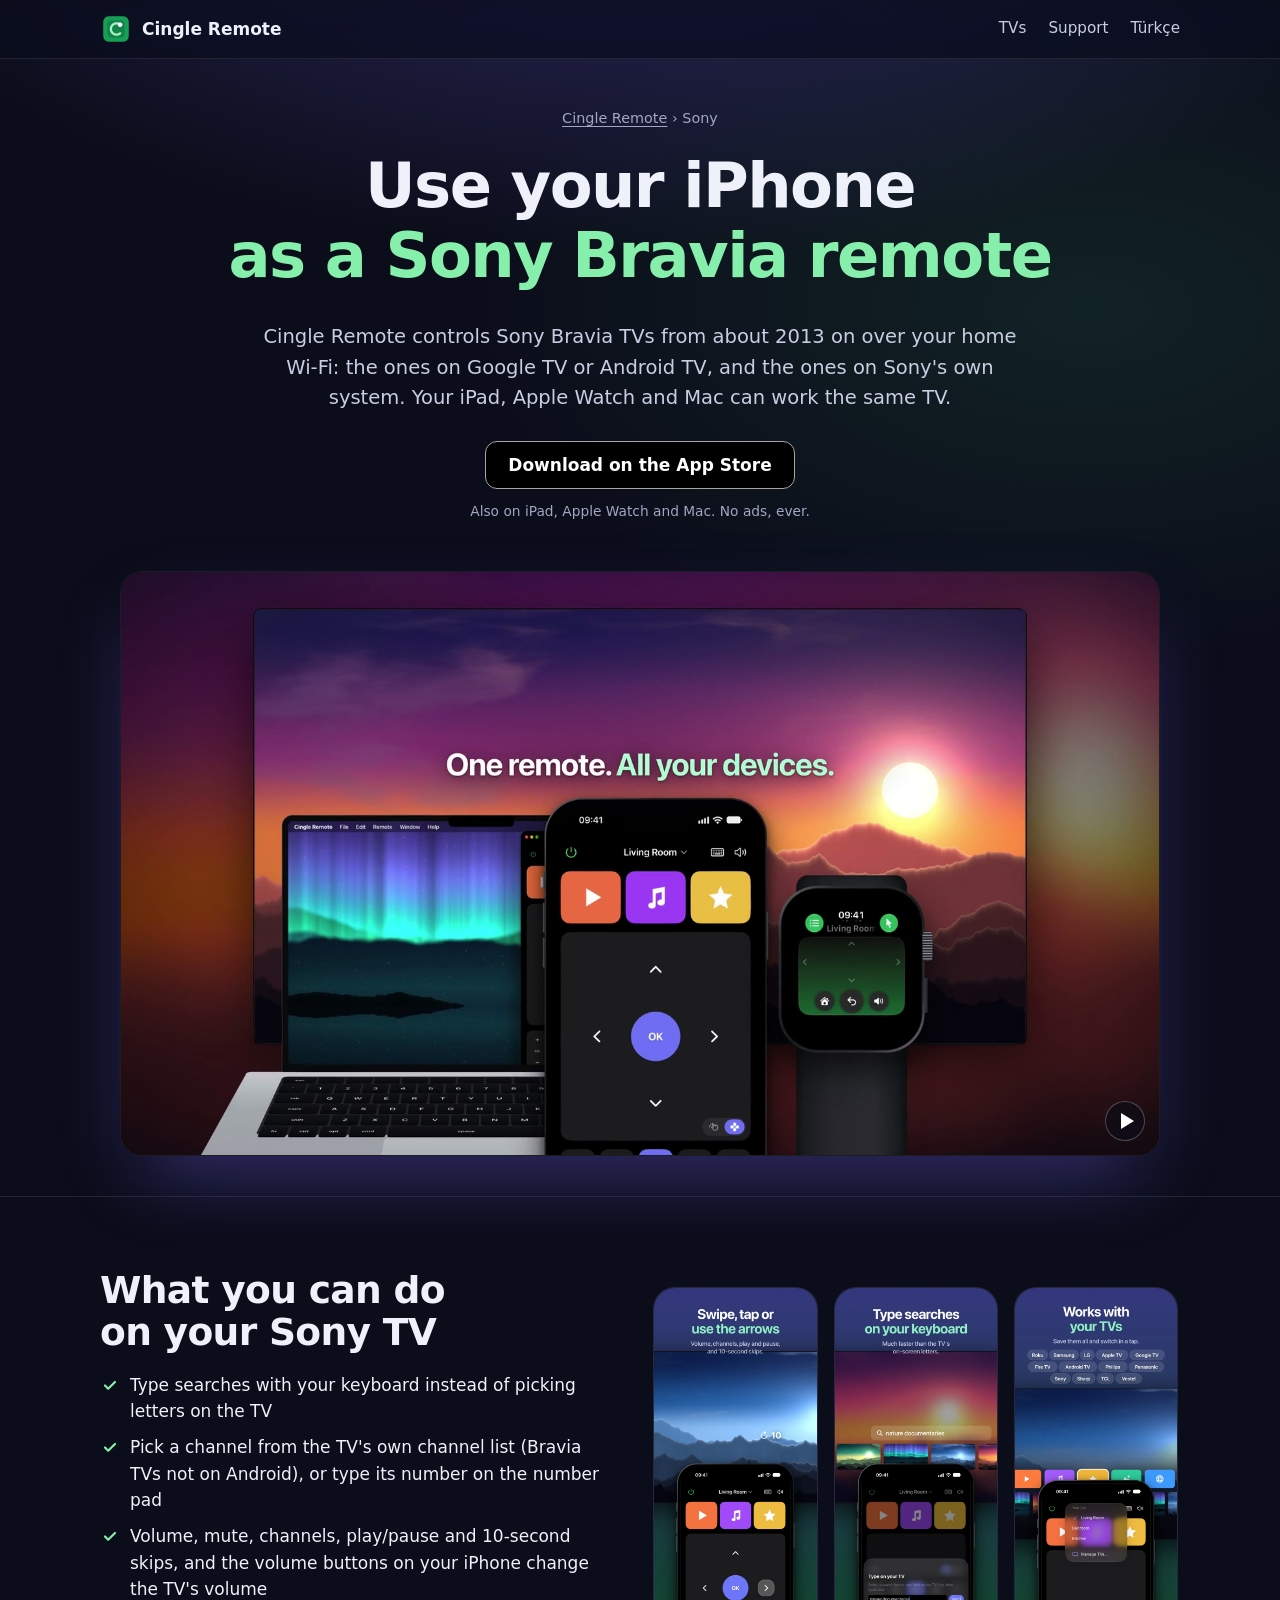
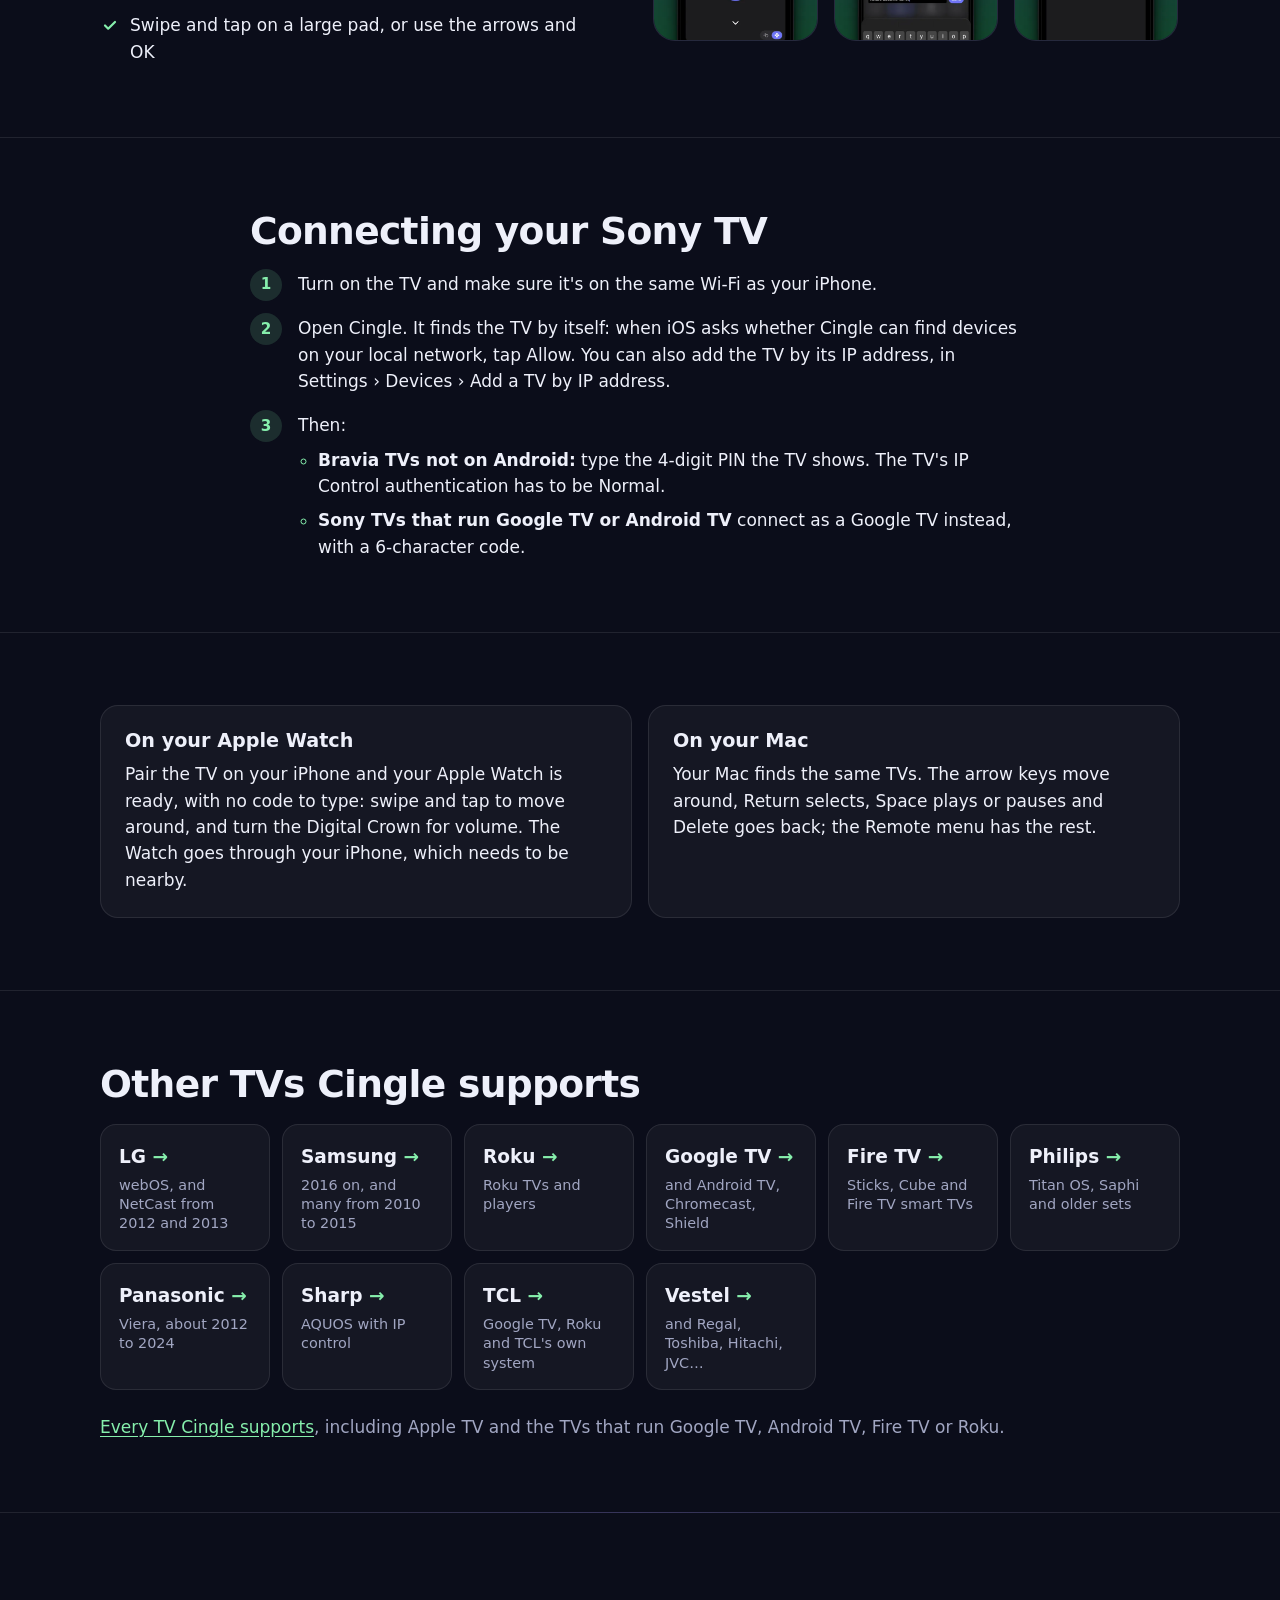
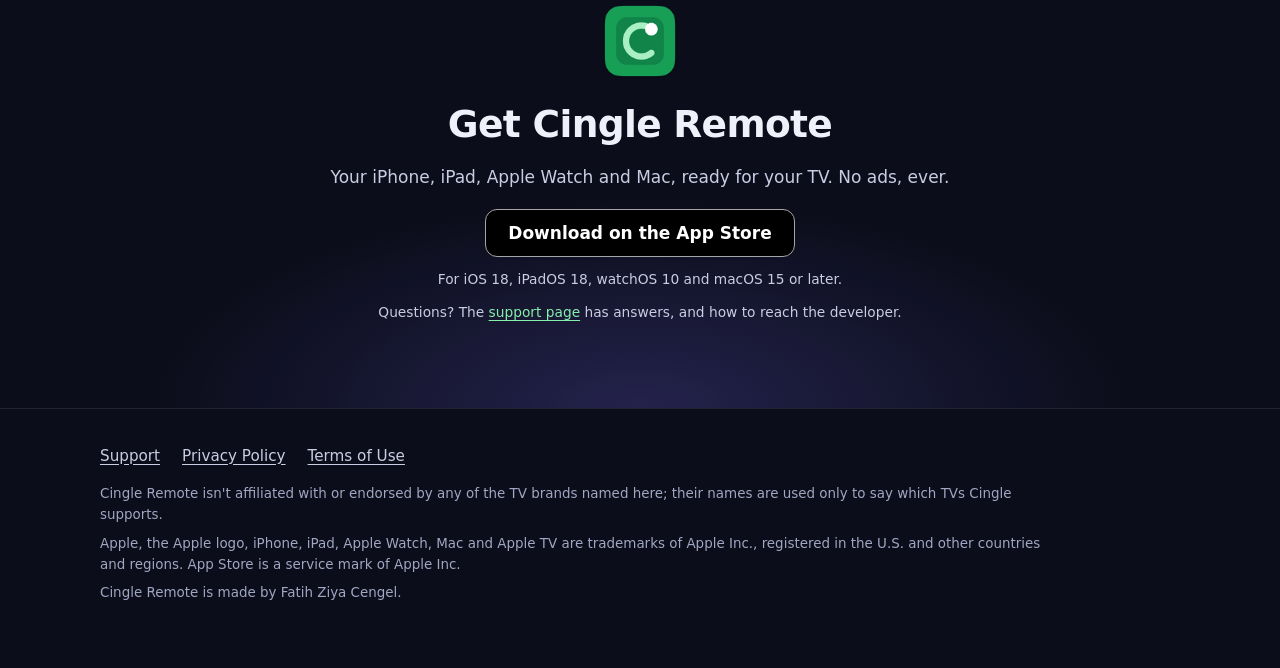
<file: docs/sony-tv-remote/index.html>
<!doctype html>
<html lang="en">
<head>
  <meta charset="utf-8">
  <meta name="viewport" content="width=device-width, initial-scale=1">
  <title>Use your iPhone as a Sony Bravia TV remote · Cingle Remote</title>
  <meta name="description" content="Cingle Remote controls Sony Bravia TVs from about 2013 on over your home Wi-Fi: the ones on Google TV or Android TV, and the ones on Sony&#x27;s own system. Your iPad, Apple Watch and Mac can work the same TV.">
  <link rel="canonical" href="https://ryudexter.github.io/cingle-remote/sony-tv-remote/">
  <meta name="apple-itunes-app" content="app-id=6826505353">
  <meta name="theme-color" content="#0b0d1a">
  <meta name="color-scheme" content="dark">
  <meta property="og:type" content="website">
  <meta property="og:site_name" content="Cingle Remote">
  <meta property="og:title" content="Use your iPhone as a Sony Bravia TV remote · Cingle Remote">
  <meta property="og:description" content="Cingle Remote controls Sony Bravia TVs from about 2013 on over your home Wi-Fi: the ones on Google TV or Android TV, and the ones on Sony&#x27;s own system. Your iPad, Apple Watch and Mac can work the same TV.">
  <meta property="og:url" content="https://ryudexter.github.io/cingle-remote/sony-tv-remote/">
  <meta property="og:image" content="https://ryudexter.github.io/cingle-remote/assets/og-en.jpg">
  <meta property="og:image:width" content="1200">
  <meta property="og:image:height" content="630">
  <meta property="og:locale" content="en_US">
  <meta name="twitter:card" content="summary_large_image">
  <link rel="icon" type="image/png" sizes="64x64" href="../assets/favicon-64.png">
  <link rel="apple-touch-icon" href="../assets/apple-touch-icon.png">
  <link rel="stylesheet" href="../assets/style.css">
  <script src="../assets/site.js" defer></script>
</head>
<body>
<header class="top">
  <div class="wrap top-in">
    <a class="brand" href="../"><img src="../assets/icon-128.png" alt="" width="32" height="32"><span>Cingle Remote</span></a>
    <nav class="top-nav" aria-label="Site">
      <a href="../#tvs">TVs</a>
      <a href="https://github.com/ryudexter/cingle-remote">Support</a>
      <a href="../tr/" hreflang="tr" lang="tr">Türkçe</a>
    </nav>
  </div>
</header>
<main>
<section class="hero hero-brand">
  <div class="wrap hero-in">
    <nav class="crumbs" aria-label="Breadcrumb"><a href="../">Cingle Remote</a> <span aria-hidden="true">›</span>
      <span>Sony</span></nav>
    <h1>Use your iPhone <span class="accent">as a Sony Bravia remote</span></h1>
    <p class="lead">Cingle Remote controls Sony Bravia TVs from about 2013 on over your home Wi-Fi: the ones on Google TV or Android TV, and the ones on Sony's own system. Your iPad, Apple Watch and Mac can work the same TV.</p>
    <div class="hero-cta"><a class="badge" href="https://apps.apple.com/app/id6826505353"><img src="https://toolbox.marketingtools.apple.com/api/v2/badges/download-on-the-app-store/black/en-us" alt="Download on the App Store" width="156" height="52"></a><span class="small">Also on iPad, Apple Watch and Mac.
      No ads, ever.</span></div>
  </div>
  <div class="wrap">
<figure class="film">
  <video class="film-video" autoplay muted loop playsinline preload="auto" width="1600" height="900"
         poster="../assets/video/poster-en.jpg" aria-label="Cingle Remote: typing a search on an iPhone shows it on the TV, then the remote, the TV&#x27;s apps, the Apple Watch and the Mac at work.">
    <source src="../assets/video/cingle-en.mp4" type="video/mp4">
  </video>
  <button class="film-toggle" type="button" data-pause="Pause the video" data-play="Play the video"
          aria-label="Pause the video"><span aria-hidden="true"></span></button>
</figure></div>
</section>

<section class="band">
  <div class="wrap split split-shots">
    <div>
      <h2>What you can do on your Sony TV</h2>
      <ul class="ticks"><li><svg class="tick" viewBox="0 0 20 20" aria-hidden="true"><path d="M5 10.5l3.2 3.2L15 7" fill="none" stroke="currentColor" stroke-width="2.2" stroke-linecap="round" stroke-linejoin="round"/></svg><span>Type searches with your keyboard instead of picking letters on the TV</span></li><li><svg class="tick" viewBox="0 0 20 20" aria-hidden="true"><path d="M5 10.5l3.2 3.2L15 7" fill="none" stroke="currentColor" stroke-width="2.2" stroke-linecap="round" stroke-linejoin="round"/></svg><span>Pick a channel from the TV's own channel list (Bravia TVs not on Android), or type its number on the number pad</span></li><li><svg class="tick" viewBox="0 0 20 20" aria-hidden="true"><path d="M5 10.5l3.2 3.2L15 7" fill="none" stroke="currentColor" stroke-width="2.2" stroke-linecap="round" stroke-linejoin="round"/></svg><span>Volume, mute, channels, play/pause and 10-second skips, and the volume buttons on your iPhone change the TV's volume</span></li><li><svg class="tick" viewBox="0 0 20 20" aria-hidden="true"><path d="M5 10.5l3.2 3.2L15 7" fill="none" stroke="currentColor" stroke-width="2.2" stroke-linecap="round" stroke-linejoin="round"/></svg><span>Swipe and tap on a large pad, or use the arrows and OK</span></li></ul>
      
    </div>
    <div class="shots">
    <img src="../assets/shots/en-02-remote.webp" alt="The remote on iPhone: a large pad, arrows and OK" width="600" height="1304" loading="lazy" decoding="async">
    <img src="../assets/shots/en-07-type.webp" alt="Typing a search on iPhone instead of on the TV" width="600" height="1304" loading="lazy" decoding="async">
    <img src="../assets/shots/en-08-tvs.webp" alt="The TV brands Cingle works with, and switching between saved TVs" width="600" height="1304" loading="lazy" decoding="async">
</div>
  </div>
</section>

<section class="band">
  <div class="wrap narrow">
    <h2>Connecting your Sony TV</h2>
    <ol class="steps"><li>Turn on the TV and make sure it's on the same Wi-Fi as your iPhone.</li><li>Open Cingle. It finds the TV by itself: when iOS asks whether Cingle can find devices on your local network, tap Allow. You can also add the TV by its IP address, in Settings › Devices › Add a TV by IP address.</li><li>Then:<ul class="pairing"><li><b>Bravia TVs not on Android:</b> type the 4-digit PIN the TV shows. The TV's IP Control authentication has to be Normal.</li><li><b>Sony TVs that run Google TV or Android TV</b> connect as a Google TV instead, with a 6-character code.</li></ul></li></ol>
  </div>
</section>

<section class="band">
  <div class="wrap cols cols-2">
    <div class="col"><h3>On your Apple Watch</h3><p>Pair the TV on your iPhone and your Apple Watch is ready, with no code to type: swipe and tap to move around, and turn the Digital Crown for volume. The Watch goes through your iPhone, which needs to be nearby.</p></div>
    <div class="col"><h3>On your Mac</h3><p>Your Mac finds the same TVs. The arrow keys move around, Return selects, Space plays or pauses and Delete goes back; the Remote menu has the rest.</p></div>
  </div>
</section>

<section class="band">
  <div class="wrap">
    <h2>Other TVs Cingle supports</h2>
    <div class="cards"><a class="card" href="../lg-tv-remote/"><b>LG</b><span>webOS, and NetCast from 2012 and 2013</span></a><a class="card" href="../samsung-tv-remote/"><b>Samsung</b><span>2016 on, and many from 2010 to 2015</span></a><a class="card" href="../roku-remote/"><b>Roku</b><span>Roku TVs and players</span></a><a class="card" href="../google-tv-remote/"><b>Google TV</b><span>and Android TV, Chromecast, Shield</span></a><a class="card" href="../fire-tv-remote/"><b>Fire TV</b><span>Sticks, Cube and Fire TV smart TVs</span></a><a class="card" href="../philips-tv-remote/"><b>Philips</b><span>Titan OS, Saphi and older sets</span></a><a class="card" href="../panasonic-tv-remote/"><b>Panasonic</b><span>Viera, about 2012 to 2024</span></a><a class="card" href="../sharp-tv-remote/"><b>Sharp</b><span>AQUOS with IP control</span></a><a class="card" href="../tcl-tv-remote/"><b>TCL</b><span>Google TV, Roku and TCL's own system</span></a><a class="card" href="../vestel-tv-remote/"><b>Vestel</b><span>and Regal, Toshiba, Hitachi, JVC…</span></a></div>
    <p class="muted also"><a href="../#compatibility">Every TV Cingle supports</a>, including Apple TV and the TVs
      that run Google TV, Android TV, Fire TV or Roku.</p>
  </div>
</section>

<section class="cta">
  <div class="wrap cta-in">
    <img class="cta-icon" src="../assets/icon-128.png" alt="" width="88" height="88">
    <h2>Get Cingle Remote</h2>
    <p>Your iPhone, iPad, Apple Watch and Mac, ready for your TV. No ads, ever.</p>
    <a class="badge" href="https://apps.apple.com/app/id6826505353"><img src="https://toolbox.marketingtools.apple.com/api/v2/badges/download-on-the-app-store/black/en-us" alt="Download on the App Store" width="156" height="52"></a>
    <p class="small">For iOS 18, iPadOS 18, watchOS 10 and macOS 15 or later.</p>
    <p class="small">Questions? The <a href="https://github.com/ryudexter/cingle-remote">support page</a> has answers, and how to reach the developer.</p>
  </div>
</section>
</main>
<footer class="foot">
  <div class="wrap">
    <nav class="foot-nav">
      <a href="https://github.com/ryudexter/cingle-remote">Support</a>
      <a href="https://github.com/ryudexter/cingle-remote/blob/main/privacy/en.md">Privacy Policy</a>
      <a href="https://github.com/ryudexter/cingle-remote/blob/main/terms/en.md">Terms of Use</a>
    </nav>
    <p>Cingle Remote isn't affiliated with or endorsed by any of the TV brands named here; their names are used only to say which TVs Cingle supports.</p>
    <p>Apple, the Apple logo, iPhone, iPad, Apple Watch, Mac and Apple TV are trademarks of Apple Inc., registered in the U.S. and other countries and regions. App Store is a service mark of Apple Inc.</p>
    <p>Cingle Remote is made by Fatih Ziya Cengel.</p>
  </div>
</footer>
</body>
</html>
</file>
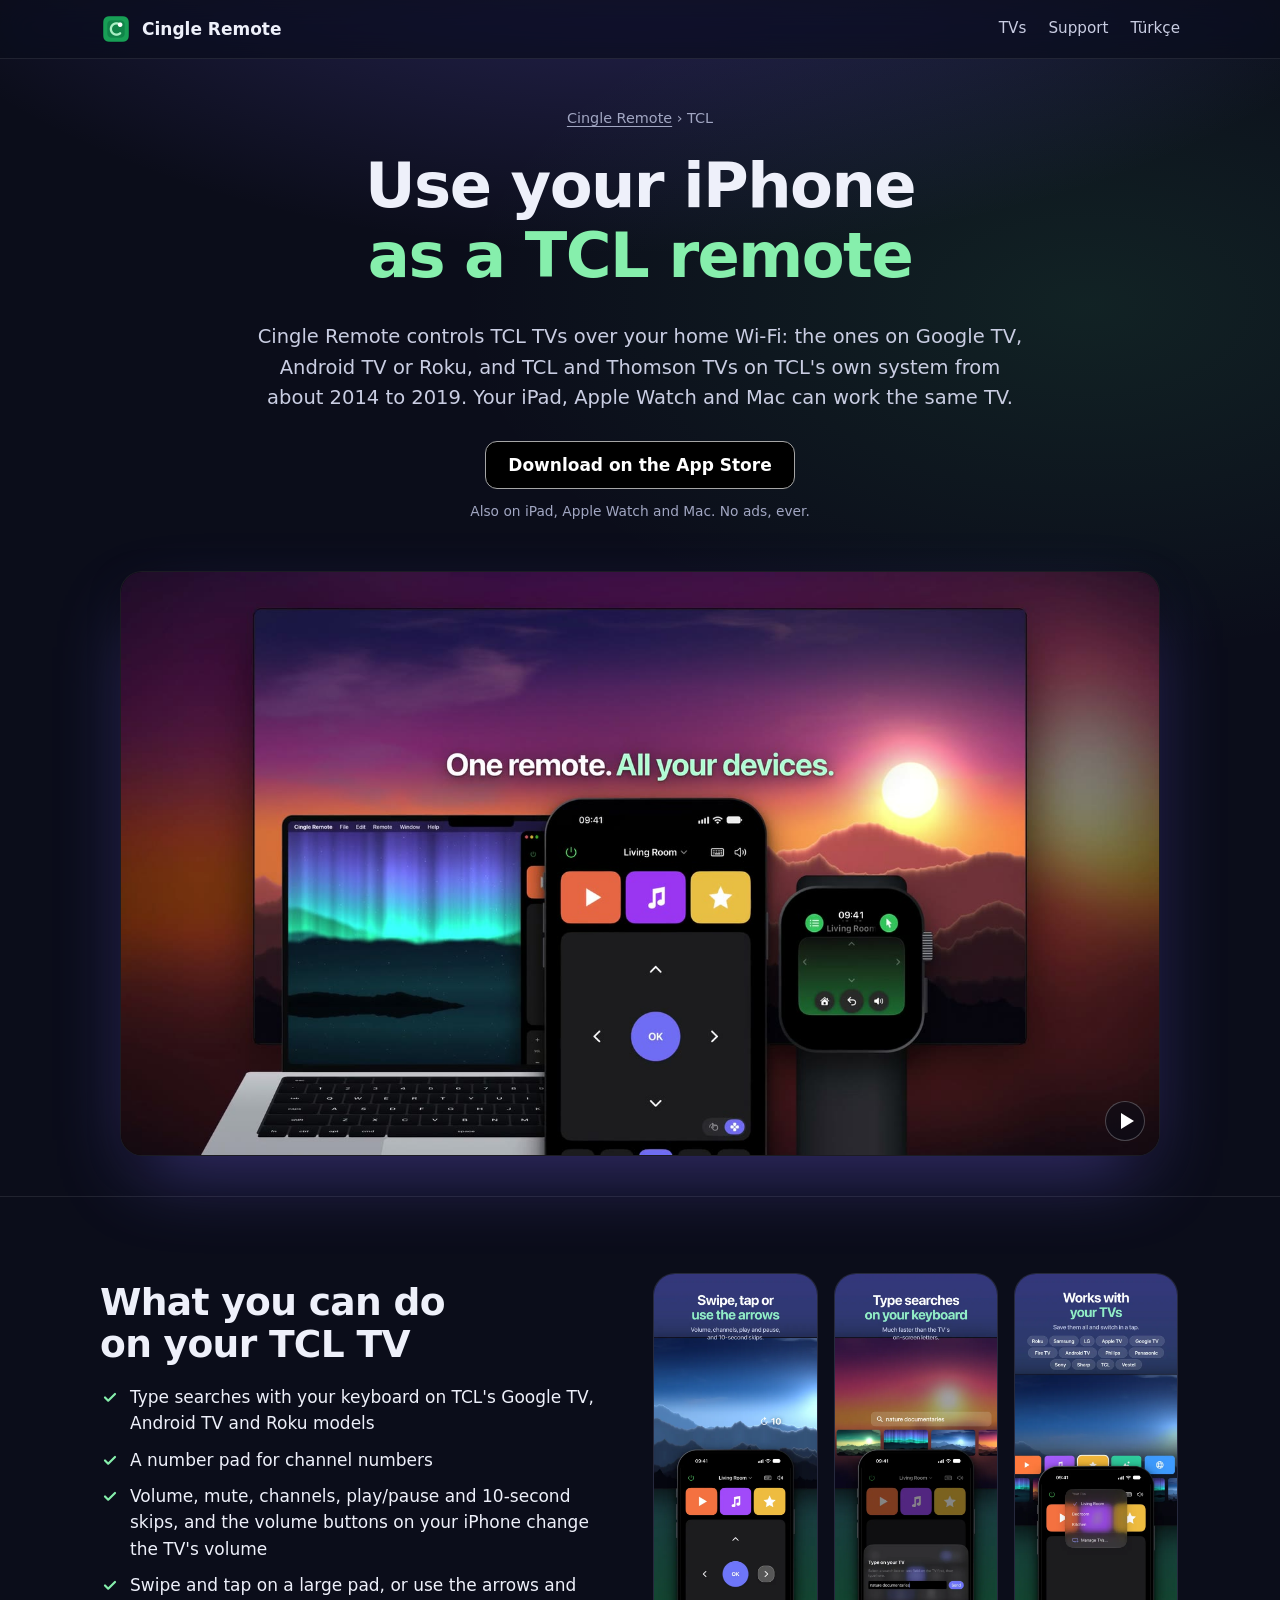
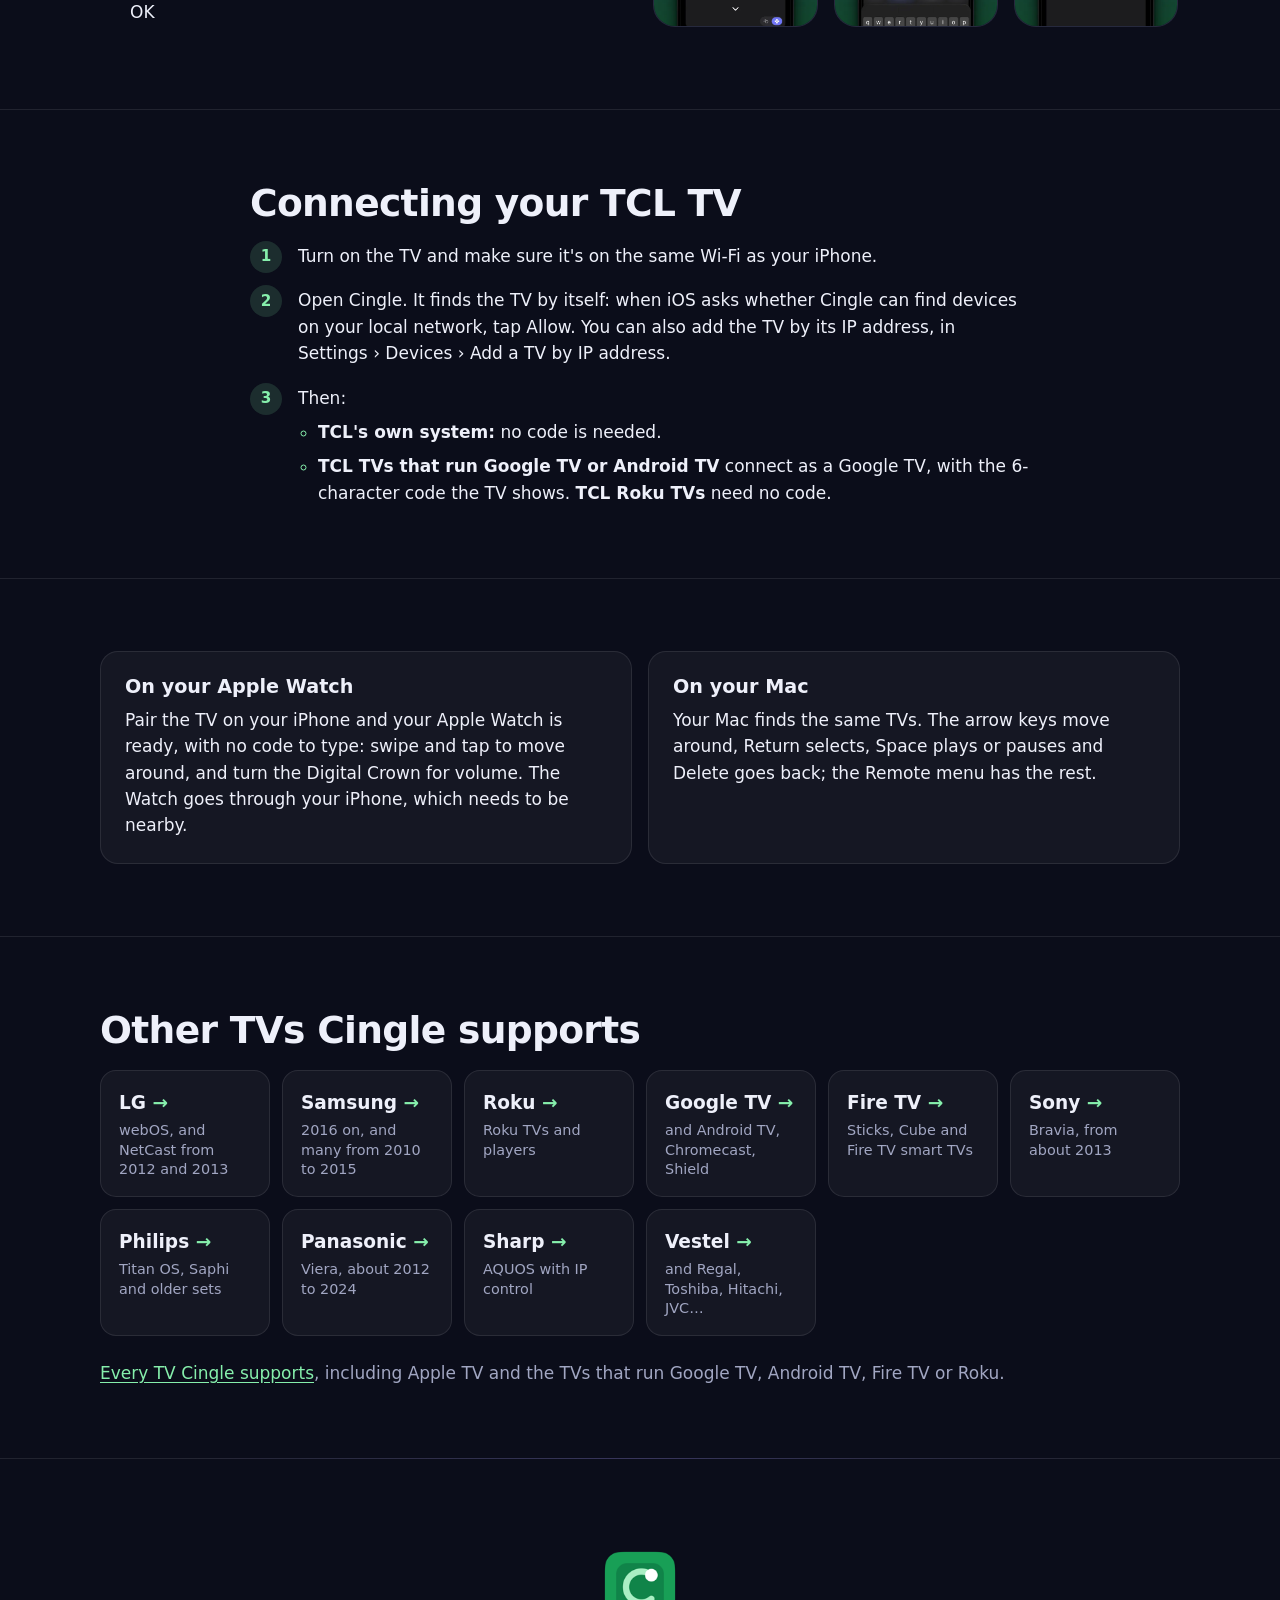
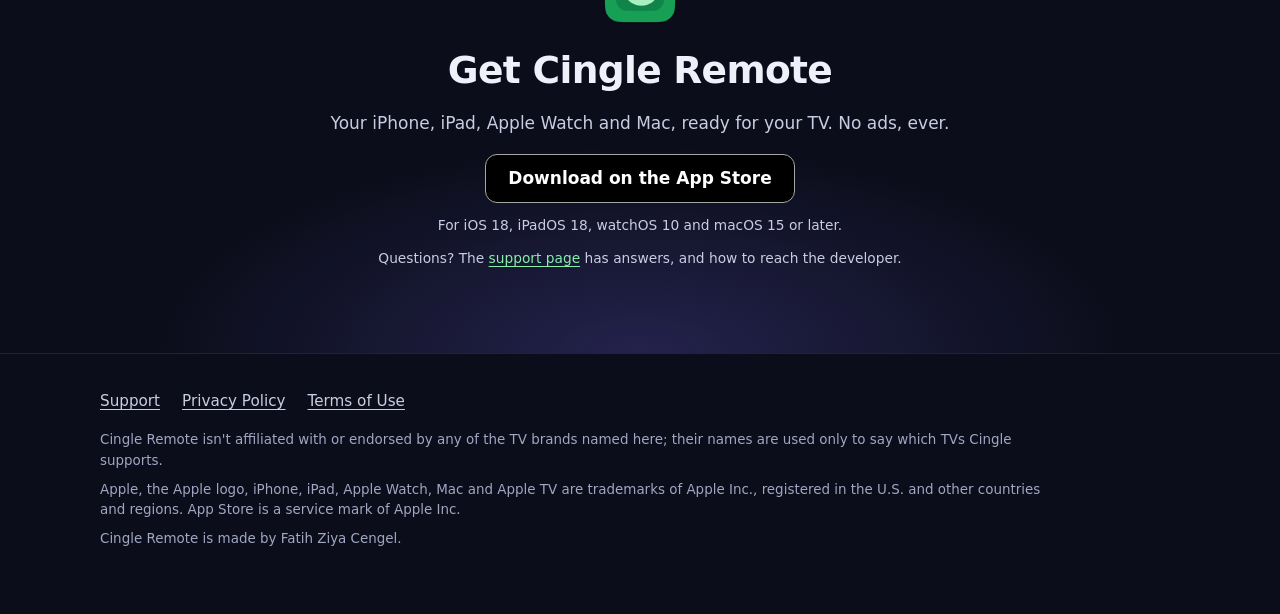
<file: docs/tcl-tv-remote/index.html>
<!doctype html>
<html lang="en">
<head>
  <meta charset="utf-8">
  <meta name="viewport" content="width=device-width, initial-scale=1">
  <title>Use your iPhone as a TCL TV remote · Cingle Remote</title>
  <meta name="description" content="Cingle Remote controls TCL TVs over your home Wi-Fi: the ones on Google TV, Android TV or Roku, and TCL and Thomson TVs on TCL&#x27;s own system from about 2014 to 2019. Your iPad, Apple Watch and Mac can work the same TV.">
  <link rel="canonical" href="https://ryudexter.github.io/cingle-remote/tcl-tv-remote/">
  <meta name="apple-itunes-app" content="app-id=6826505353">
  <meta name="theme-color" content="#0b0d1a">
  <meta name="color-scheme" content="dark">
  <meta property="og:type" content="website">
  <meta property="og:site_name" content="Cingle Remote">
  <meta property="og:title" content="Use your iPhone as a TCL TV remote · Cingle Remote">
  <meta property="og:description" content="Cingle Remote controls TCL TVs over your home Wi-Fi: the ones on Google TV, Android TV or Roku, and TCL and Thomson TVs on TCL&#x27;s own system from about 2014 to 2019. Your iPad, Apple Watch and Mac can work the same TV.">
  <meta property="og:url" content="https://ryudexter.github.io/cingle-remote/tcl-tv-remote/">
  <meta property="og:image" content="https://ryudexter.github.io/cingle-remote/assets/og-en.jpg">
  <meta property="og:image:width" content="1200">
  <meta property="og:image:height" content="630">
  <meta property="og:locale" content="en_US">
  <meta name="twitter:card" content="summary_large_image">
  <link rel="icon" type="image/png" sizes="64x64" href="../assets/favicon-64.png">
  <link rel="apple-touch-icon" href="../assets/apple-touch-icon.png">
  <link rel="stylesheet" href="../assets/style.css">
  <script src="../assets/site.js" defer></script>
</head>
<body>
<header class="top">
  <div class="wrap top-in">
    <a class="brand" href="../"><img src="../assets/icon-128.png" alt="" width="32" height="32"><span>Cingle Remote</span></a>
    <nav class="top-nav" aria-label="Site">
      <a href="../#tvs">TVs</a>
      <a href="https://github.com/ryudexter/cingle-remote">Support</a>
      <a href="../tr/" hreflang="tr" lang="tr">Türkçe</a>
    </nav>
  </div>
</header>
<main>
<section class="hero hero-brand">
  <div class="wrap hero-in">
    <nav class="crumbs" aria-label="Breadcrumb"><a href="../">Cingle Remote</a> <span aria-hidden="true">›</span>
      <span>TCL</span></nav>
    <h1>Use your iPhone <span class="accent">as a TCL remote</span></h1>
    <p class="lead">Cingle Remote controls TCL TVs over your home Wi-Fi: the ones on Google TV, Android TV or Roku, and TCL and Thomson TVs on TCL's own system from about 2014 to 2019. Your iPad, Apple Watch and Mac can work the same TV.</p>
    <div class="hero-cta"><a class="badge" href="https://apps.apple.com/app/id6826505353"><img src="https://toolbox.marketingtools.apple.com/api/v2/badges/download-on-the-app-store/black/en-us" alt="Download on the App Store" width="156" height="52"></a><span class="small">Also on iPad, Apple Watch and Mac.
      No ads, ever.</span></div>
  </div>
  <div class="wrap">
<figure class="film">
  <video class="film-video" autoplay muted loop playsinline preload="auto" width="1600" height="900"
         poster="../assets/video/poster-en.jpg" aria-label="Cingle Remote: typing a search on an iPhone shows it on the TV, then the remote, the TV&#x27;s apps, the Apple Watch and the Mac at work.">
    <source src="../assets/video/cingle-en.mp4" type="video/mp4">
  </video>
  <button class="film-toggle" type="button" data-pause="Pause the video" data-play="Play the video"
          aria-label="Pause the video"><span aria-hidden="true"></span></button>
</figure></div>
</section>

<section class="band">
  <div class="wrap split split-shots">
    <div>
      <h2>What you can do on your TCL TV</h2>
      <ul class="ticks"><li><svg class="tick" viewBox="0 0 20 20" aria-hidden="true"><path d="M5 10.5l3.2 3.2L15 7" fill="none" stroke="currentColor" stroke-width="2.2" stroke-linecap="round" stroke-linejoin="round"/></svg><span>Type searches with your keyboard on TCL's Google TV, Android TV and Roku models</span></li><li><svg class="tick" viewBox="0 0 20 20" aria-hidden="true"><path d="M5 10.5l3.2 3.2L15 7" fill="none" stroke="currentColor" stroke-width="2.2" stroke-linecap="round" stroke-linejoin="round"/></svg><span>A number pad for channel numbers</span></li><li><svg class="tick" viewBox="0 0 20 20" aria-hidden="true"><path d="M5 10.5l3.2 3.2L15 7" fill="none" stroke="currentColor" stroke-width="2.2" stroke-linecap="round" stroke-linejoin="round"/></svg><span>Volume, mute, channels, play/pause and 10-second skips, and the volume buttons on your iPhone change the TV's volume</span></li><li><svg class="tick" viewBox="0 0 20 20" aria-hidden="true"><path d="M5 10.5l3.2 3.2L15 7" fill="none" stroke="currentColor" stroke-width="2.2" stroke-linecap="round" stroke-linejoin="round"/></svg><span>Swipe and tap on a large pad, or use the arrows and OK</span></li></ul>
      
    </div>
    <div class="shots">
    <img src="../assets/shots/en-02-remote.webp" alt="The remote on iPhone: a large pad, arrows and OK" width="600" height="1304" loading="lazy" decoding="async">
    <img src="../assets/shots/en-07-type.webp" alt="Typing a search on iPhone instead of on the TV" width="600" height="1304" loading="lazy" decoding="async">
    <img src="../assets/shots/en-08-tvs.webp" alt="The TV brands Cingle works with, and switching between saved TVs" width="600" height="1304" loading="lazy" decoding="async">
</div>
  </div>
</section>

<section class="band">
  <div class="wrap narrow">
    <h2>Connecting your TCL TV</h2>
    <ol class="steps"><li>Turn on the TV and make sure it's on the same Wi-Fi as your iPhone.</li><li>Open Cingle. It finds the TV by itself: when iOS asks whether Cingle can find devices on your local network, tap Allow. You can also add the TV by its IP address, in Settings › Devices › Add a TV by IP address.</li><li>Then:<ul class="pairing"><li><b>TCL's own system:</b> no code is needed.</li><li><b>TCL TVs that run Google TV or Android TV</b> connect as a Google TV, with the 6-character code the TV shows. <b>TCL Roku TVs</b> need no code.</li></ul></li></ol>
  </div>
</section>

<section class="band">
  <div class="wrap cols cols-2">
    <div class="col"><h3>On your Apple Watch</h3><p>Pair the TV on your iPhone and your Apple Watch is ready, with no code to type: swipe and tap to move around, and turn the Digital Crown for volume. The Watch goes through your iPhone, which needs to be nearby.</p></div>
    <div class="col"><h3>On your Mac</h3><p>Your Mac finds the same TVs. The arrow keys move around, Return selects, Space plays or pauses and Delete goes back; the Remote menu has the rest.</p></div>
  </div>
</section>

<section class="band">
  <div class="wrap">
    <h2>Other TVs Cingle supports</h2>
    <div class="cards"><a class="card" href="../lg-tv-remote/"><b>LG</b><span>webOS, and NetCast from 2012 and 2013</span></a><a class="card" href="../samsung-tv-remote/"><b>Samsung</b><span>2016 on, and many from 2010 to 2015</span></a><a class="card" href="../roku-remote/"><b>Roku</b><span>Roku TVs and players</span></a><a class="card" href="../google-tv-remote/"><b>Google TV</b><span>and Android TV, Chromecast, Shield</span></a><a class="card" href="../fire-tv-remote/"><b>Fire TV</b><span>Sticks, Cube and Fire TV smart TVs</span></a><a class="card" href="../sony-tv-remote/"><b>Sony</b><span>Bravia, from about 2013</span></a><a class="card" href="../philips-tv-remote/"><b>Philips</b><span>Titan OS, Saphi and older sets</span></a><a class="card" href="../panasonic-tv-remote/"><b>Panasonic</b><span>Viera, about 2012 to 2024</span></a><a class="card" href="../sharp-tv-remote/"><b>Sharp</b><span>AQUOS with IP control</span></a><a class="card" href="../vestel-tv-remote/"><b>Vestel</b><span>and Regal, Toshiba, Hitachi, JVC…</span></a></div>
    <p class="muted also"><a href="../#compatibility">Every TV Cingle supports</a>, including Apple TV and the TVs
      that run Google TV, Android TV, Fire TV or Roku.</p>
  </div>
</section>

<section class="cta">
  <div class="wrap cta-in">
    <img class="cta-icon" src="../assets/icon-128.png" alt="" width="88" height="88">
    <h2>Get Cingle Remote</h2>
    <p>Your iPhone, iPad, Apple Watch and Mac, ready for your TV. No ads, ever.</p>
    <a class="badge" href="https://apps.apple.com/app/id6826505353"><img src="https://toolbox.marketingtools.apple.com/api/v2/badges/download-on-the-app-store/black/en-us" alt="Download on the App Store" width="156" height="52"></a>
    <p class="small">For iOS 18, iPadOS 18, watchOS 10 and macOS 15 or later.</p>
    <p class="small">Questions? The <a href="https://github.com/ryudexter/cingle-remote">support page</a> has answers, and how to reach the developer.</p>
  </div>
</section>
</main>
<footer class="foot">
  <div class="wrap">
    <nav class="foot-nav">
      <a href="https://github.com/ryudexter/cingle-remote">Support</a>
      <a href="https://github.com/ryudexter/cingle-remote/blob/main/privacy/en.md">Privacy Policy</a>
      <a href="https://github.com/ryudexter/cingle-remote/blob/main/terms/en.md">Terms of Use</a>
    </nav>
    <p>Cingle Remote isn't affiliated with or endorsed by any of the TV brands named here; their names are used only to say which TVs Cingle supports.</p>
    <p>Apple, the Apple logo, iPhone, iPad, Apple Watch, Mac and Apple TV are trademarks of Apple Inc., registered in the U.S. and other countries and regions. App Store is a service mark of Apple Inc.</p>
    <p>Cingle Remote is made by Fatih Ziya Cengel.</p>
  </div>
</footer>
</body>
</html>
</file>
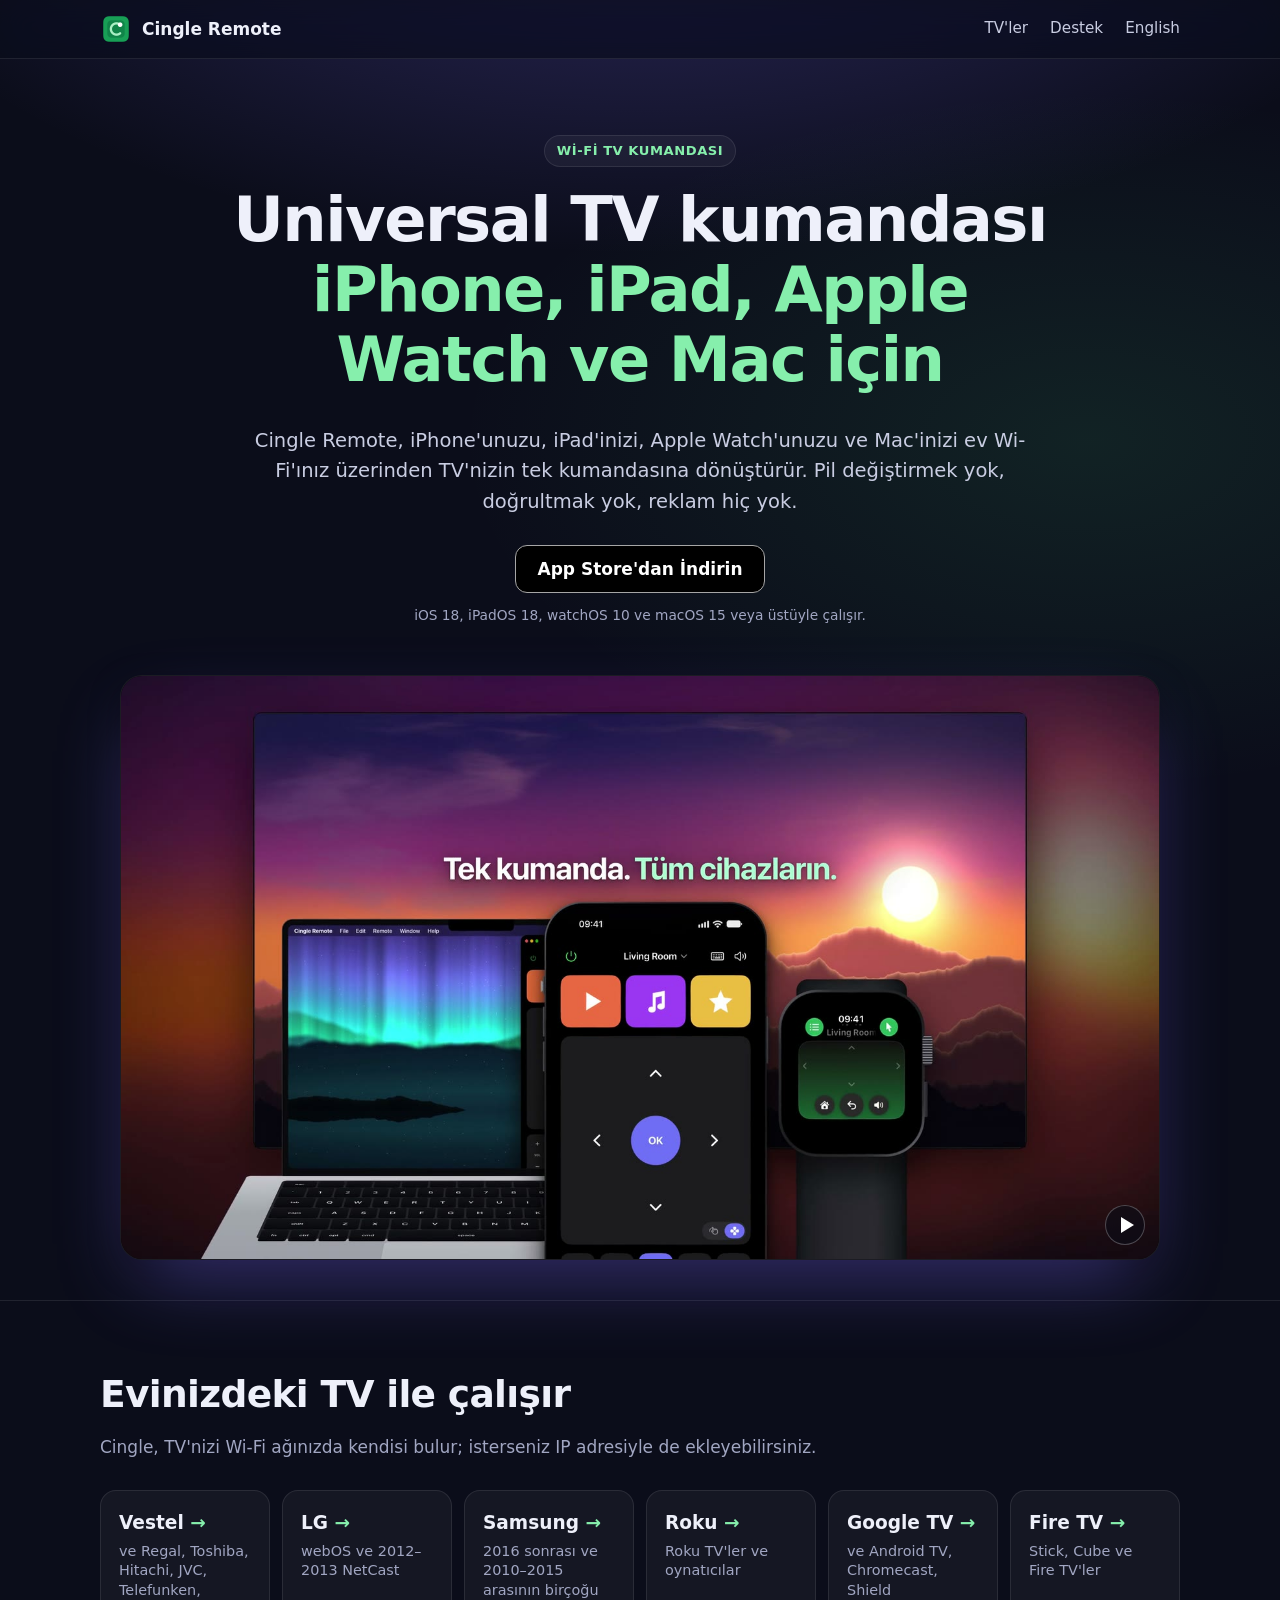
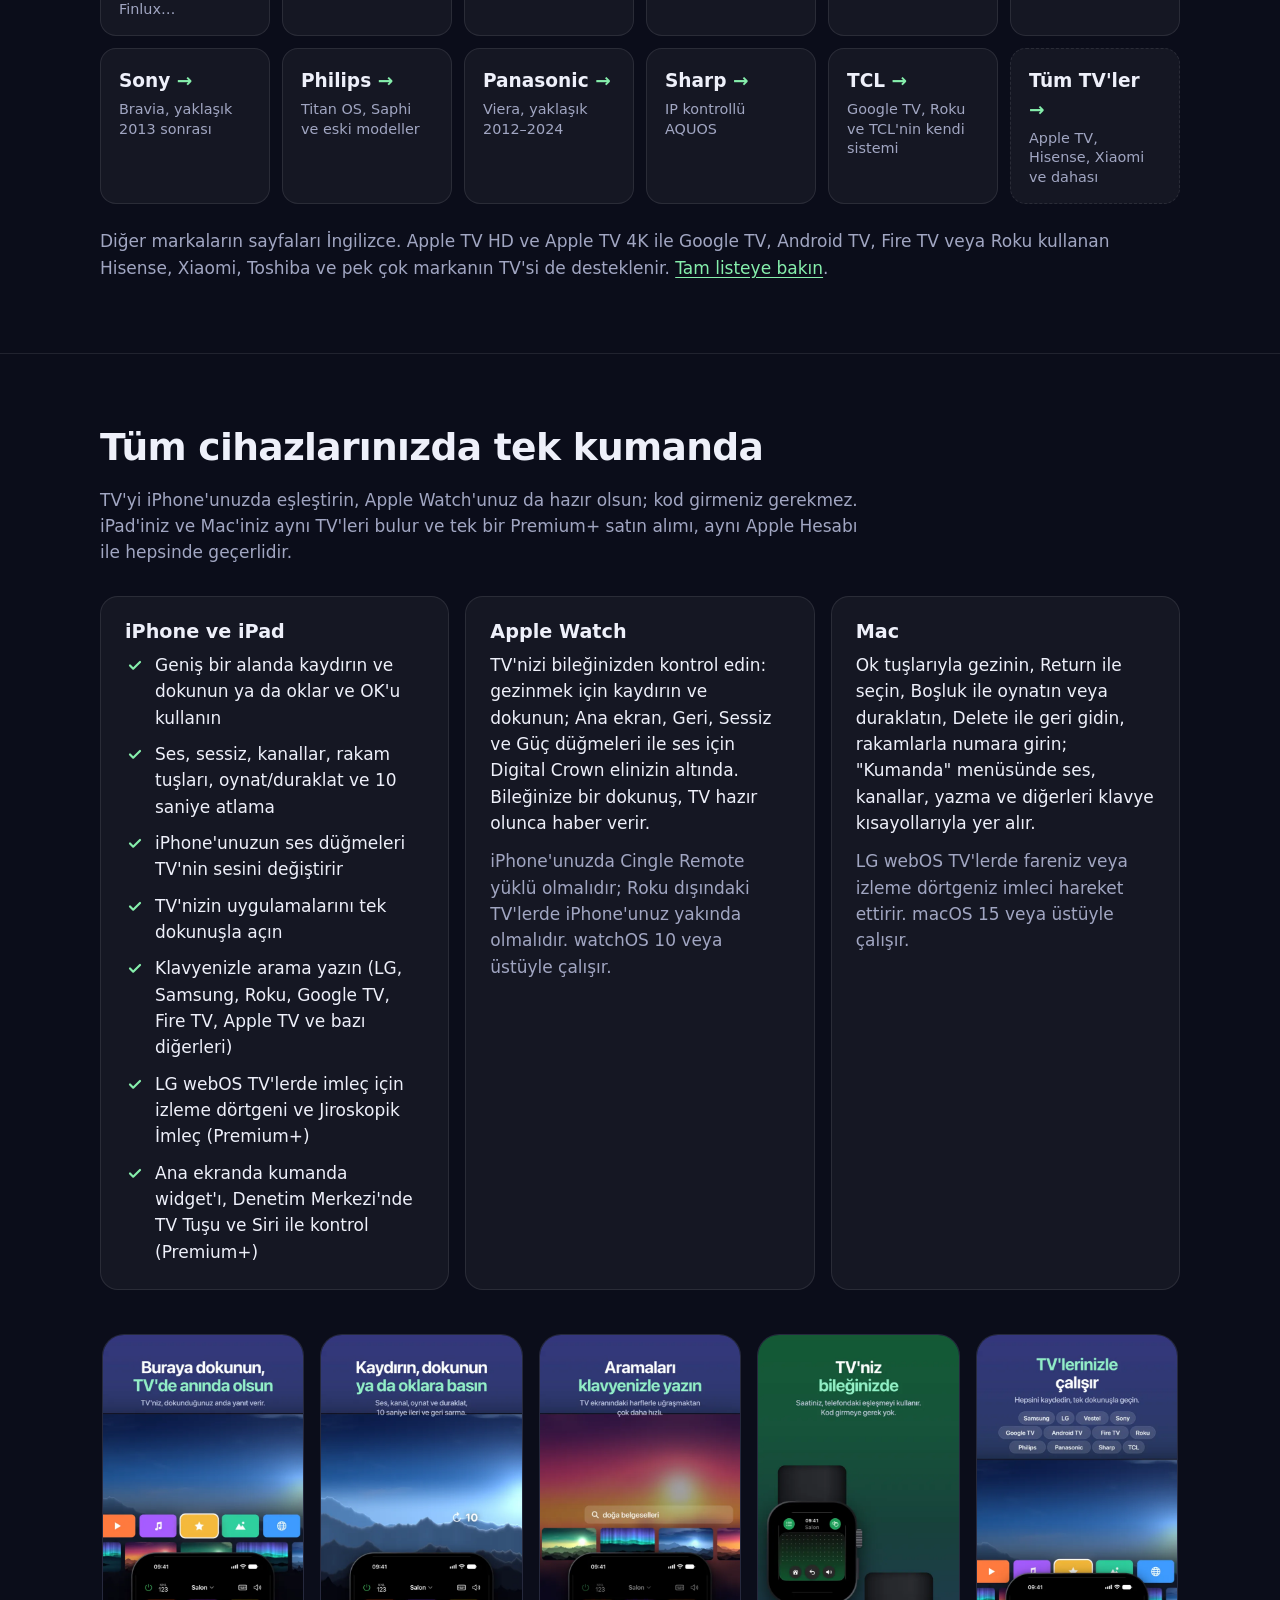
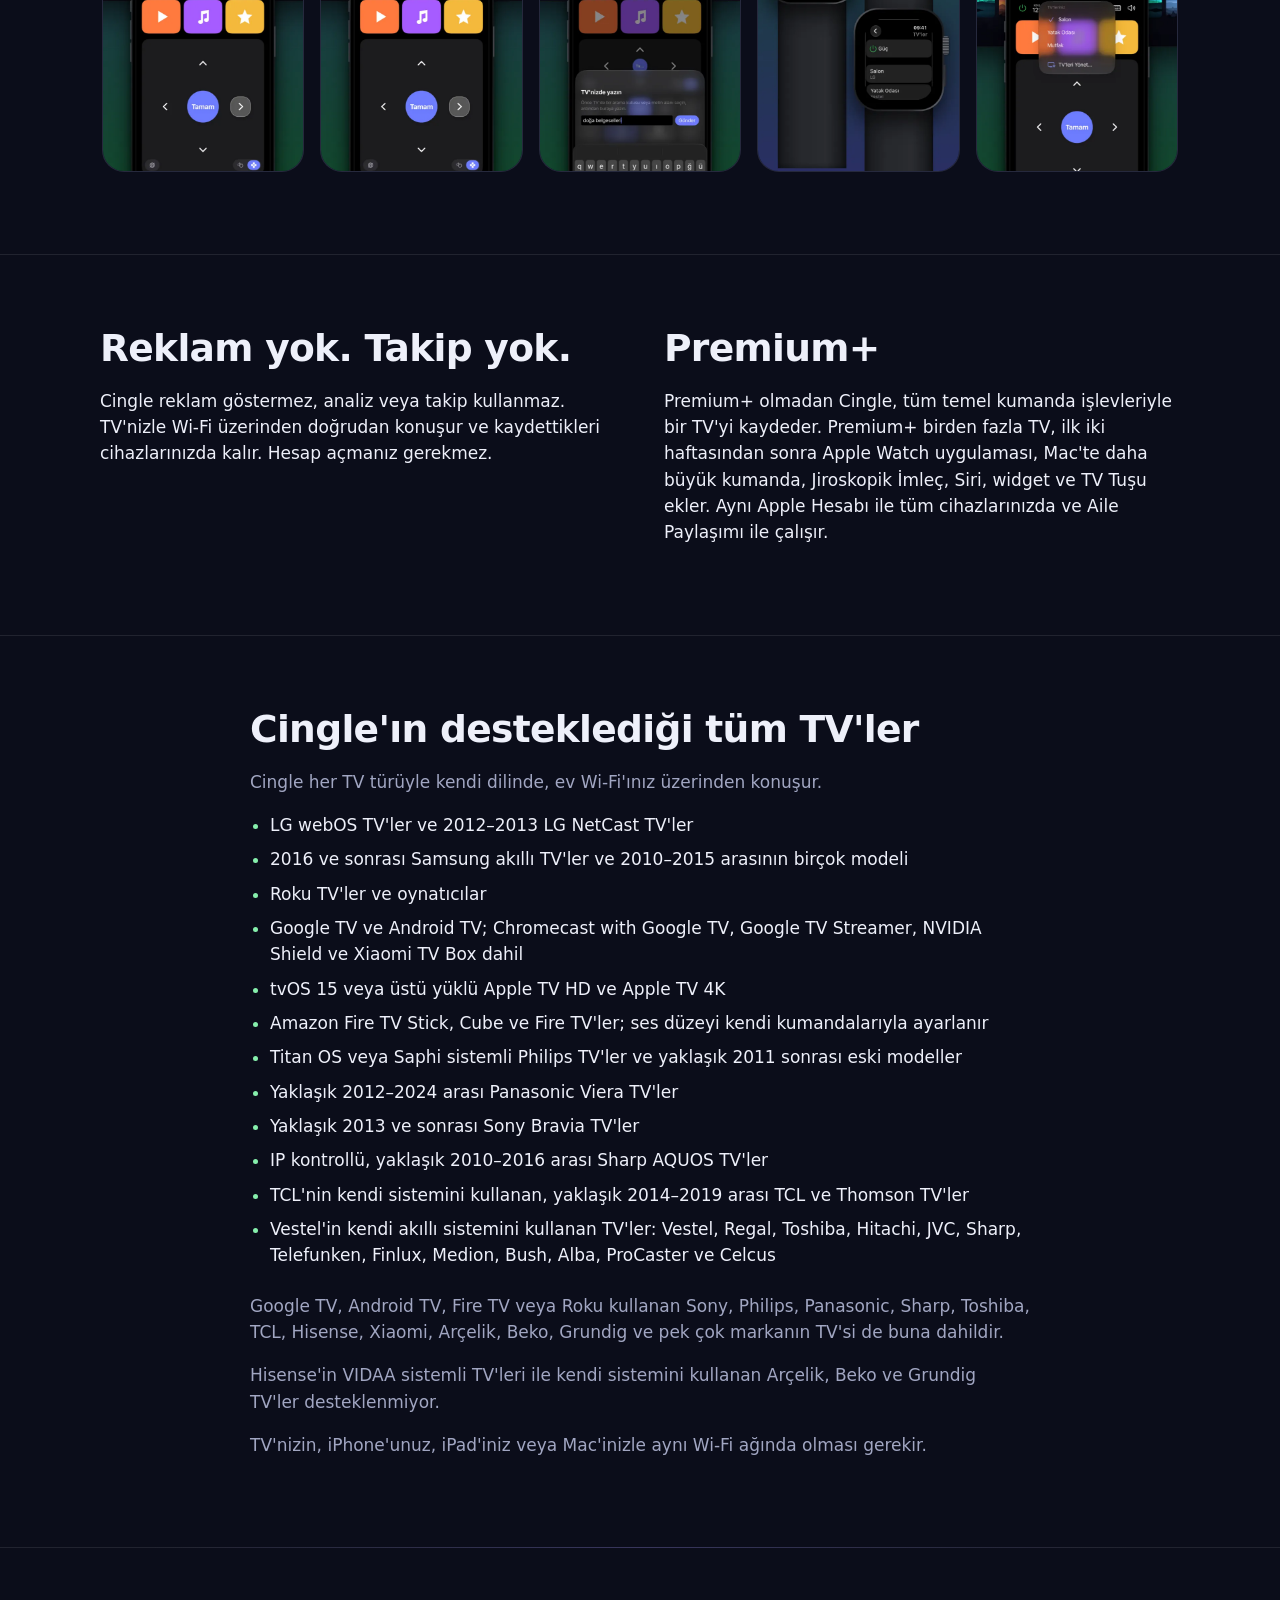
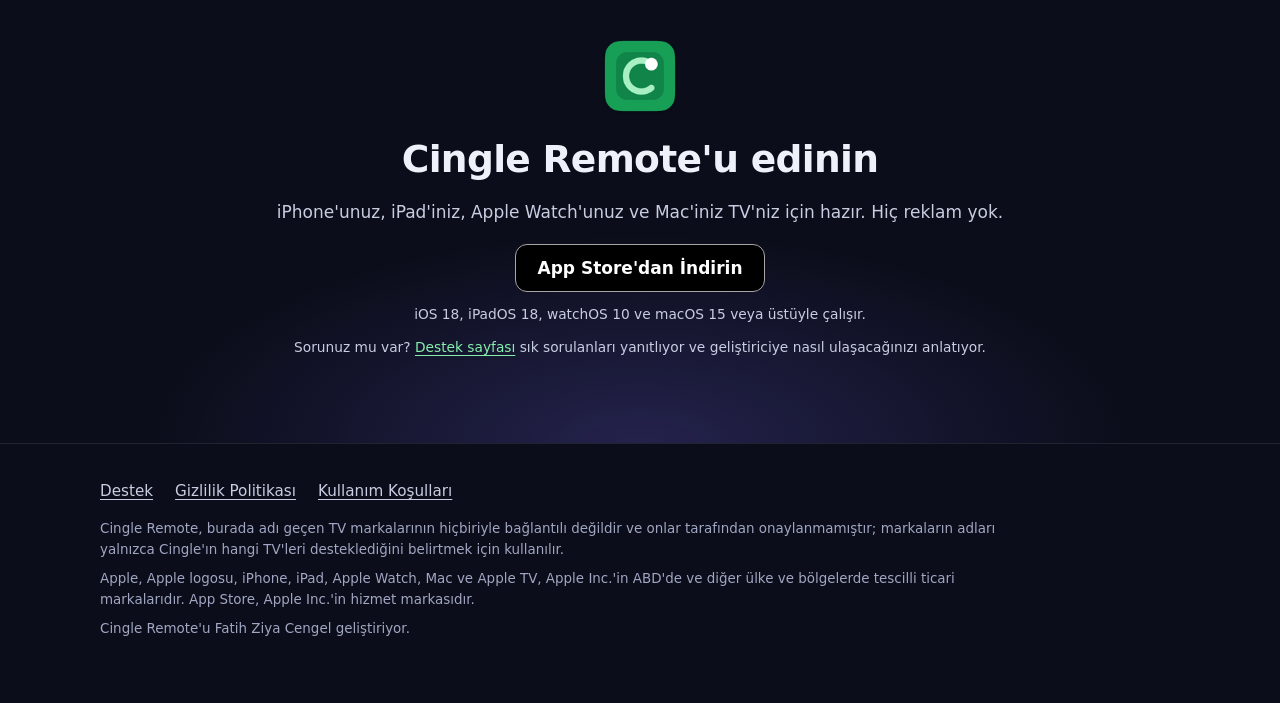
<file: docs/tr/index.html>
<!doctype html>
<html lang="tr">
<head>
  <meta charset="utf-8">
  <meta name="viewport" content="width=device-width, initial-scale=1">
  <title>Cingle Remote: iPhone, iPad, Apple Watch ve Mac için Universal TV kumandası</title>
  <meta name="description" content="Cingle Remote; iPhone, iPad, Apple Watch ve Mac&#x27;inizi Wi-Fi üzerinden TV&#x27;nizin tek kumandasına dönüştürür: LG, Samsung, Vestel, Roku, Google TV, Fire TV, Sony, Philips ve dahası. Reklamsız.">
  <link rel="canonical" href="https://ryudexter.github.io/cingle-remote/tr/">
  <link rel="alternate" hreflang="en" href="https://ryudexter.github.io/cingle-remote/">
  <link rel="alternate" hreflang="tr" href="https://ryudexter.github.io/cingle-remote/tr/">
  <link rel="alternate" hreflang="x-default" href="https://ryudexter.github.io/cingle-remote/">
  <meta name="apple-itunes-app" content="app-id=6826505353">
  <meta name="theme-color" content="#0b0d1a">
  <meta name="color-scheme" content="dark">
  <meta property="og:type" content="website">
  <meta property="og:site_name" content="Cingle Remote">
  <meta property="og:title" content="Cingle Remote: iPhone, iPad, Apple Watch ve Mac için Universal TV kumandası">
  <meta property="og:description" content="Cingle Remote; iPhone, iPad, Apple Watch ve Mac&#x27;inizi Wi-Fi üzerinden TV&#x27;nizin tek kumandasına dönüştürür: LG, Samsung, Vestel, Roku, Google TV, Fire TV, Sony, Philips ve dahası. Reklamsız.">
  <meta property="og:url" content="https://ryudexter.github.io/cingle-remote/tr/">
  <meta property="og:image" content="https://ryudexter.github.io/cingle-remote/assets/og-tr.jpg">
  <meta property="og:image:width" content="1200">
  <meta property="og:image:height" content="630">
  <meta property="og:locale" content="tr_TR">
  <meta name="twitter:card" content="summary_large_image">
  <link rel="icon" type="image/png" sizes="64x64" href="../assets/favicon-64.png">
  <link rel="apple-touch-icon" href="../assets/apple-touch-icon.png">
  <link rel="stylesheet" href="../assets/style.css">
  <script src="../assets/site.js" defer></script>
</head>
<body>
<header class="top">
  <div class="wrap top-in">
    <a class="brand" href="../tr/"><img src="../assets/icon-128.png" alt="" width="32" height="32"><span>Cingle Remote</span></a>
    <nav class="top-nav" aria-label="Site">
      <a href="../tr/#tvs">TV'ler</a>
      <a href="https://github.com/ryudexter/cingle-remote">Destek</a>
      <a href="../" hreflang="en" lang="en">English</a>
    </nav>
  </div>
</header>
<main>
<section class="hero">
  <div class="wrap hero-in">
    <p class="eyebrow">Wi-Fi TV kumandası</p>
    <h1>Universal TV kumandası <span class="accent">iPhone, iPad, Apple Watch ve Mac için</span></h1>
    <p class="lead">Cingle Remote, iPhone'unuzu, iPad'inizi, Apple Watch'unuzu ve Mac'inizi ev Wi-Fi'ınız üzerinden
      TV'nizin tek kumandasına dönüştürür. Pil değiştirmek yok, doğrultmak yok, reklam hiç yok.</p>
    <div class="hero-cta"><a class="badge" href="https://apps.apple.com/app/id6826505353"><img src="https://toolbox.marketingtools.apple.com/api/v2/badges/download-on-the-app-store/black/tr-tr" alt="App Store&#x27;dan İndirin" width="156" height="52"></a><span class="small">iOS 18, iPadOS 18, watchOS 10 ve macOS 15 veya üstüyle çalışır.</span></div>
  </div>
  <div class="wrap">
<figure class="film">
  <video class="film-video" autoplay muted loop playsinline preload="auto" width="1600" height="900"
         poster="../assets/video/poster-tr.jpg" aria-label="Cingle Remote: iPhone&#x27;da yazılan bir arama TV&#x27;de görünüyor; ardından kumanda, TV&#x27;nin uygulamaları, Apple Watch ve Mac iş başında.">
    <source src="../assets/video/cingle-tr.mp4" type="video/mp4">
  </video>
  <button class="film-toggle" type="button" data-pause="Videoyu duraklat" data-play="Videoyu oynat"
          aria-label="Videoyu duraklat"><span aria-hidden="true"></span></button>
</figure></div>
</section>

<section class="band" id="tvs">
  <div class="wrap">
    <h2>Evinizdeki TV ile çalışır</h2>
    <p class="muted section-lead">Cingle, TV'nizi Wi-Fi ağınızda kendisi bulur; isterseniz IP adresiyle de
      ekleyebilirsiniz.</p>
    <div class="cards"><a class="card" href="vestel-kumanda/"><b>Vestel</b><span>ve Regal, Toshiba, Hitachi, JVC, Telefunken, Finlux…</span></a><a class="card" href="../lg-tv-remote/" hreflang="en"><b>LG</b><span>webOS ve 2012–2013 NetCast</span></a><a class="card" href="../samsung-tv-remote/" hreflang="en"><b>Samsung</b><span>2016 sonrası ve 2010–2015 arasının birçoğu</span></a><a class="card" href="../roku-remote/" hreflang="en"><b>Roku</b><span>Roku TV'ler ve oynatıcılar</span></a><a class="card" href="../google-tv-remote/" hreflang="en"><b>Google TV</b><span>ve Android TV, Chromecast, Shield</span></a><a class="card" href="../fire-tv-remote/" hreflang="en"><b>Fire TV</b><span>Stick, Cube ve Fire TV'ler</span></a><a class="card" href="../sony-tv-remote/" hreflang="en"><b>Sony</b><span>Bravia, yaklaşık 2013 sonrası</span></a><a class="card" href="../philips-tv-remote/" hreflang="en"><b>Philips</b><span>Titan OS, Saphi ve eski modeller</span></a><a class="card" href="../panasonic-tv-remote/" hreflang="en"><b>Panasonic</b><span>Viera, yaklaşık 2012–2024</span></a><a class="card" href="../sharp-tv-remote/" hreflang="en"><b>Sharp</b><span>IP kontrollü AQUOS</span></a><a class="card" href="../tcl-tv-remote/" hreflang="en"><b>TCL</b><span>Google TV, Roku ve TCL'nin kendi sistemi</span></a><a class="card card-all" href="#compatibility"><b>Tüm TV'ler</b><span>Apple TV, Hisense, Xiaomi ve dahası</span></a></div>
    <p class="muted also">Diğer markaların sayfaları İngilizce. Apple TV HD ve Apple TV 4K ile Google TV, Android TV,
      Fire TV veya Roku kullanan Hisense, Xiaomi, Toshiba ve pek çok markanın TV'si de desteklenir.
      <a href="#compatibility">Tam listeye bakın</a>.</p>
  </div>
</section>

<section class="band">
  <div class="wrap">
    <h2>Tüm cihazlarınızda tek kumanda</h2>
    <p class="muted section-lead">TV'yi iPhone'unuzda eşleştirin, Apple Watch'unuz da hazır olsun; kod girmeniz
      gerekmez. iPad'iniz ve Mac'iniz aynı TV'leri bulur ve tek bir Premium+ satın alımı, aynı Apple Hesabı ile
      hepsinde geçerlidir.</p>
    <div class="cols">
      <div class="col">
        <h3>iPhone ve iPad</h3>
        <ul class="ticks"><li><svg class="tick" viewBox="0 0 20 20" aria-hidden="true"><path d="M5 10.5l3.2 3.2L15 7" fill="none" stroke="currentColor" stroke-width="2.2" stroke-linecap="round" stroke-linejoin="round"/></svg><span>Geniş bir alanda kaydırın ve dokunun ya da oklar ve OK'u kullanın</span></li><li><svg class="tick" viewBox="0 0 20 20" aria-hidden="true"><path d="M5 10.5l3.2 3.2L15 7" fill="none" stroke="currentColor" stroke-width="2.2" stroke-linecap="round" stroke-linejoin="round"/></svg><span>Ses, sessiz, kanallar, rakam tuşları, oynat/duraklat ve 10 saniye atlama</span></li><li><svg class="tick" viewBox="0 0 20 20" aria-hidden="true"><path d="M5 10.5l3.2 3.2L15 7" fill="none" stroke="currentColor" stroke-width="2.2" stroke-linecap="round" stroke-linejoin="round"/></svg><span>iPhone'unuzun ses düğmeleri TV'nin sesini değiştirir</span></li><li><svg class="tick" viewBox="0 0 20 20" aria-hidden="true"><path d="M5 10.5l3.2 3.2L15 7" fill="none" stroke="currentColor" stroke-width="2.2" stroke-linecap="round" stroke-linejoin="round"/></svg><span>TV'nizin uygulamalarını tek dokunuşla açın</span></li><li><svg class="tick" viewBox="0 0 20 20" aria-hidden="true"><path d="M5 10.5l3.2 3.2L15 7" fill="none" stroke="currentColor" stroke-width="2.2" stroke-linecap="round" stroke-linejoin="round"/></svg><span>Klavyenizle arama yazın (LG, Samsung, Roku, Google TV, Fire TV, Apple TV ve bazı diğerleri)</span></li><li><svg class="tick" viewBox="0 0 20 20" aria-hidden="true"><path d="M5 10.5l3.2 3.2L15 7" fill="none" stroke="currentColor" stroke-width="2.2" stroke-linecap="round" stroke-linejoin="round"/></svg><span>LG webOS TV'lerde imleç için izleme dörtgeni ve Jiroskopik İmleç (Premium+)</span></li><li><svg class="tick" viewBox="0 0 20 20" aria-hidden="true"><path d="M5 10.5l3.2 3.2L15 7" fill="none" stroke="currentColor" stroke-width="2.2" stroke-linecap="round" stroke-linejoin="round"/></svg><span>Ana ekranda kumanda widget'ı, Denetim Merkezi'nde TV Tuşu ve Siri ile kontrol (Premium+)</span></li></ul>
      </div>
      <div class="col">
        <h3>Apple Watch</h3>
        <p>TV'nizi bileğinizden kontrol edin: gezinmek için kaydırın ve dokunun; Ana ekran, Geri, Sessiz ve Güç
          düğmeleri ile ses için Digital Crown elinizin altında. Bileğinize bir dokunuş, TV hazır olunca haber verir.</p>
        <p class="muted">iPhone'unuzda Cingle Remote yüklü olmalıdır; Roku dışındaki TV'lerde iPhone'unuz yakında
          olmalıdır. watchOS 10 veya üstüyle çalışır.</p>
      </div>
      <div class="col">
        <h3>Mac</h3>
        <p>Ok tuşlarıyla gezinin, Return ile seçin, Boşluk ile oynatın veya duraklatın, Delete ile geri gidin,
          rakamlarla numara girin; "Kumanda" menüsünde ses, kanallar, yazma ve diğerleri klavye kısayollarıyla yer
          alır.</p>
        <p class="muted">LG webOS TV'lerde fareniz veya izleme dörtgeniz imleci hareket ettirir. macOS 15 veya
          üstüyle çalışır.</p>
      </div>
    </div>
    <div class="shots">
    <img src="../assets/shots/tr-03-press-here.webp" alt="iPhone&#x27;da kumanda: dokunduğunuz anda TV yanıt verir" width="600" height="1304" loading="lazy" decoding="async">
    <img src="../assets/shots/tr-04-remote.webp" alt="iPhone&#x27;da kaydırma alanı, oklar ve OK" width="600" height="1304" loading="lazy" decoding="async">
    <img src="../assets/shots/tr-09-type.webp" alt="iPhone&#x27;un klavyesiyle TV&#x27;de arama yazmak" width="600" height="1304" loading="lazy" decoding="async">
    <img src="../assets/shots/tr-06-watch.webp" alt="Apple Watch&#x27;ta kumanda" width="600" height="1304" loading="lazy" decoding="async">
    <img src="../assets/shots/tr-10-tvs.webp" alt="Cingle&#x27;ın çalıştığı TV markaları ve kayıtlı TV&#x27;ler" width="600" height="1304" loading="lazy" decoding="async">
</div>
  </div>
</section>

<section class="band">
  <div class="wrap split">
    <div>
      <h2>Reklam yok. Takip yok.</h2>
      <p>Cingle reklam göstermez, analiz veya takip kullanmaz. TV'nizle Wi-Fi üzerinden doğrudan konuşur ve
        kaydettikleri cihazlarınızda kalır. Hesap açmanız gerekmez.</p>
    </div>
    <div>
      <h2>Premium+</h2>
      <p>Premium+ olmadan Cingle, tüm temel kumanda işlevleriyle bir TV'yi kaydeder. Premium+ birden fazla TV, ilk iki
        haftasından sonra Apple Watch uygulaması, Mac'te daha büyük kumanda, Jiroskopik İmleç, Siri, widget ve TV Tuşu
        ekler. Aynı Apple Hesabı ile tüm cihazlarınızda ve Aile Paylaşımı ile çalışır.</p>
    </div>
  </div>
</section>

<section class="band" id="compatibility">
  <div class="wrap narrow">
    <h2>Cingle'ın desteklediği tüm TV'ler</h2>
    <p class="muted">Cingle her TV türüyle kendi dilinde, ev Wi-Fi'ınız üzerinden konuşur.</p>
    <ul class="compat"><li>LG webOS TV'ler ve 2012–2013 LG NetCast TV'ler</li><li>2016 ve sonrası Samsung akıllı TV'ler ve 2010–2015 arasının birçok modeli</li><li>Roku TV'ler ve oynatıcılar</li><li>Google TV ve Android TV; Chromecast with Google TV, Google TV Streamer, NVIDIA Shield ve Xiaomi TV Box dahil</li><li>tvOS 15 veya üstü yüklü Apple TV HD ve Apple TV 4K</li><li>Amazon Fire TV Stick, Cube ve Fire TV'ler; ses düzeyi kendi kumandalarıyla ayarlanır</li><li>Titan OS veya Saphi sistemli Philips TV'ler ve yaklaşık 2011 sonrası eski modeller</li><li>Yaklaşık 2012–2024 arası Panasonic Viera TV'ler</li><li>Yaklaşık 2013 ve sonrası Sony Bravia TV'ler</li><li>IP kontrollü, yaklaşık 2010–2016 arası Sharp AQUOS TV'ler</li><li>TCL'nin kendi sistemini kullanan, yaklaşık 2014–2019 arası TCL ve Thomson TV'ler</li><li>Vestel'in kendi akıllı sistemini kullanan TV'ler: Vestel, Regal, Toshiba, Hitachi, JVC, Sharp, Telefunken, Finlux, Medion, Bush, Alba, ProCaster ve Celcus</li></ul>
    <div class="muted"><p>Google TV, Android TV, Fire TV veya Roku kullanan Sony, Philips, Panasonic, Sharp, Toshiba, TCL, Hisense, Xiaomi, Arçelik, Beko, Grundig ve pek çok markanın TV'si de buna dahildir.</p><p>Hisense'in VIDAA sistemli TV'leri ile kendi sistemini kullanan Arçelik, Beko ve Grundig TV'ler desteklenmiyor.</p><p>TV'nizin, iPhone'unuz, iPad'iniz veya Mac'inizle aynı Wi-Fi ağında olması gerekir.</p></div>
  </div>
</section>
<section class="cta">
  <div class="wrap cta-in">
    <img class="cta-icon" src="../assets/icon-128.png" alt="" width="88" height="88">
    <h2>Cingle Remote'u edinin</h2>
    <p>iPhone'unuz, iPad'iniz, Apple Watch'unuz ve Mac'iniz TV'niz için hazır. Hiç reklam yok.</p>
    <a class="badge" href="https://apps.apple.com/app/id6826505353"><img src="https://toolbox.marketingtools.apple.com/api/v2/badges/download-on-the-app-store/black/tr-tr" alt="App Store&#x27;dan İndirin" width="156" height="52"></a>
    <p class="small">iOS 18, iPadOS 18, watchOS 10 ve macOS 15 veya üstüyle çalışır.</p>
    <p class="small">Sorunuz mu var? <a href="https://github.com/ryudexter/cingle-remote">Destek sayfası</a> sık sorulanları yanıtlıyor ve geliştiriciye nasıl ulaşacağınızı anlatıyor.</p>
  </div>
</section>
</main>
<footer class="foot">
  <div class="wrap">
    <nav class="foot-nav">
      <a href="https://github.com/ryudexter/cingle-remote">Destek</a>
      <a href="https://github.com/ryudexter/cingle-remote/blob/main/privacy/tr.md">Gizlilik Politikası</a>
      <a href="https://github.com/ryudexter/cingle-remote/blob/main/terms/tr.md">Kullanım Koşulları</a>
    </nav>
    <p>Cingle Remote, burada adı geçen TV markalarının hiçbiriyle bağlantılı değildir ve onlar tarafından onaylanmamıştır; markaların adları yalnızca Cingle'ın hangi TV'leri desteklediğini belirtmek için kullanılır.</p>
    <p>Apple, Apple logosu, iPhone, iPad, Apple Watch, Mac ve Apple TV, Apple Inc.'in ABD'de ve diğer ülke ve bölgelerde tescilli ticari markalarıdır. App Store, Apple Inc.'in hizmet markasıdır.</p>
    <p>Cingle Remote'u Fatih Ziya Cengel geliştiriyor.</p>
  </div>
</footer>
</body>
</html>
</file>
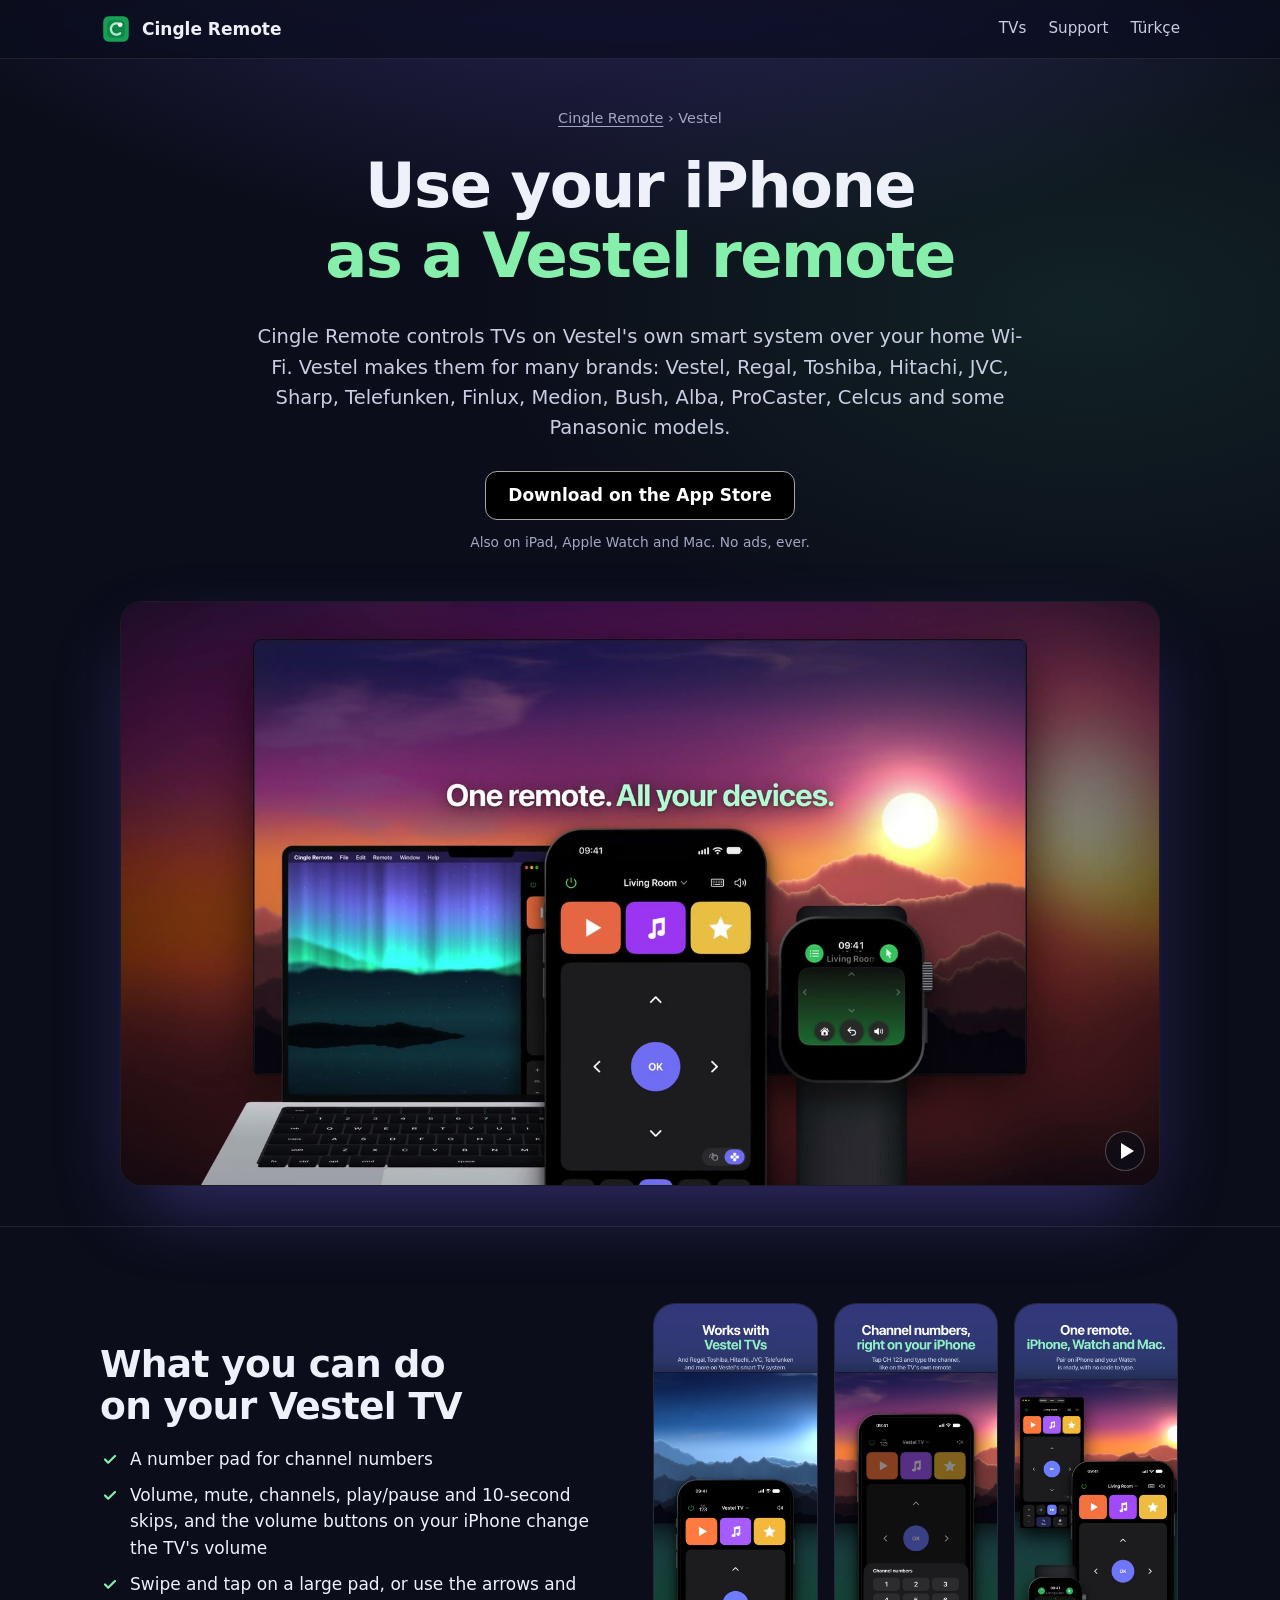
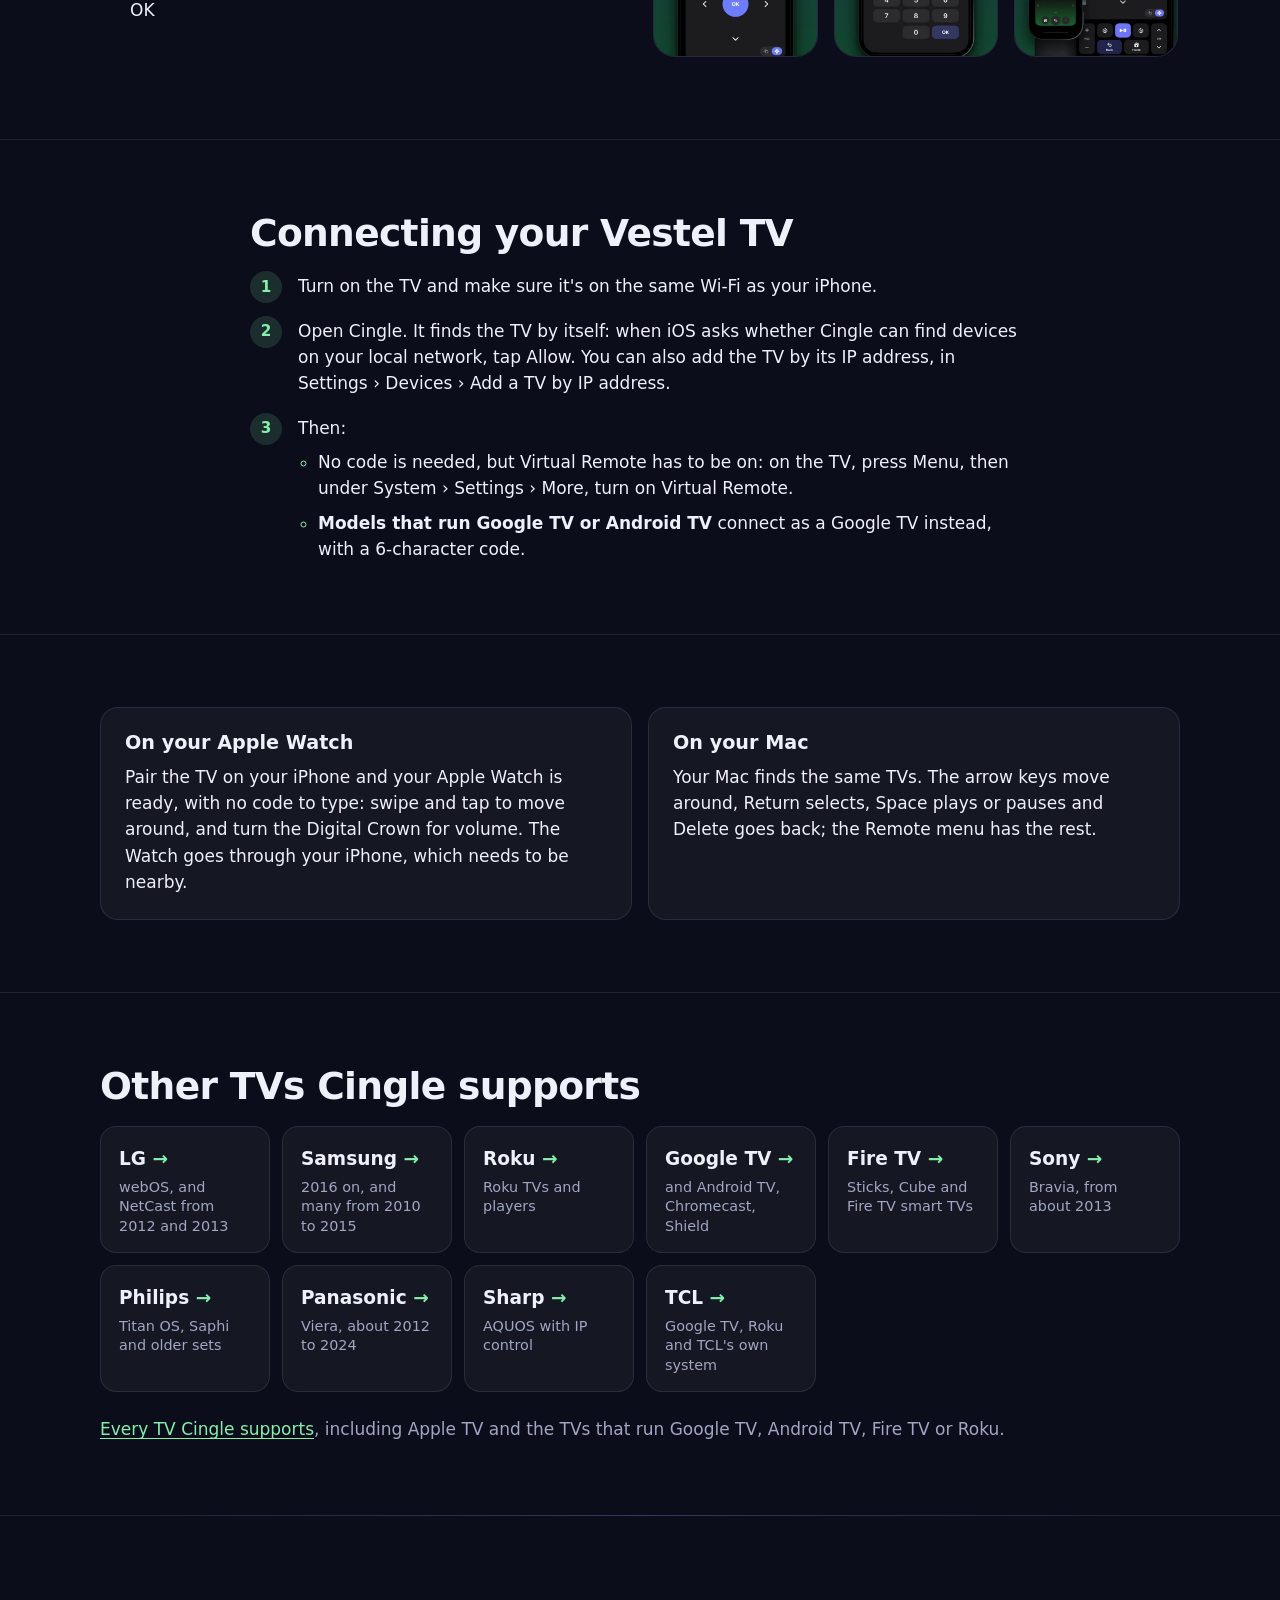
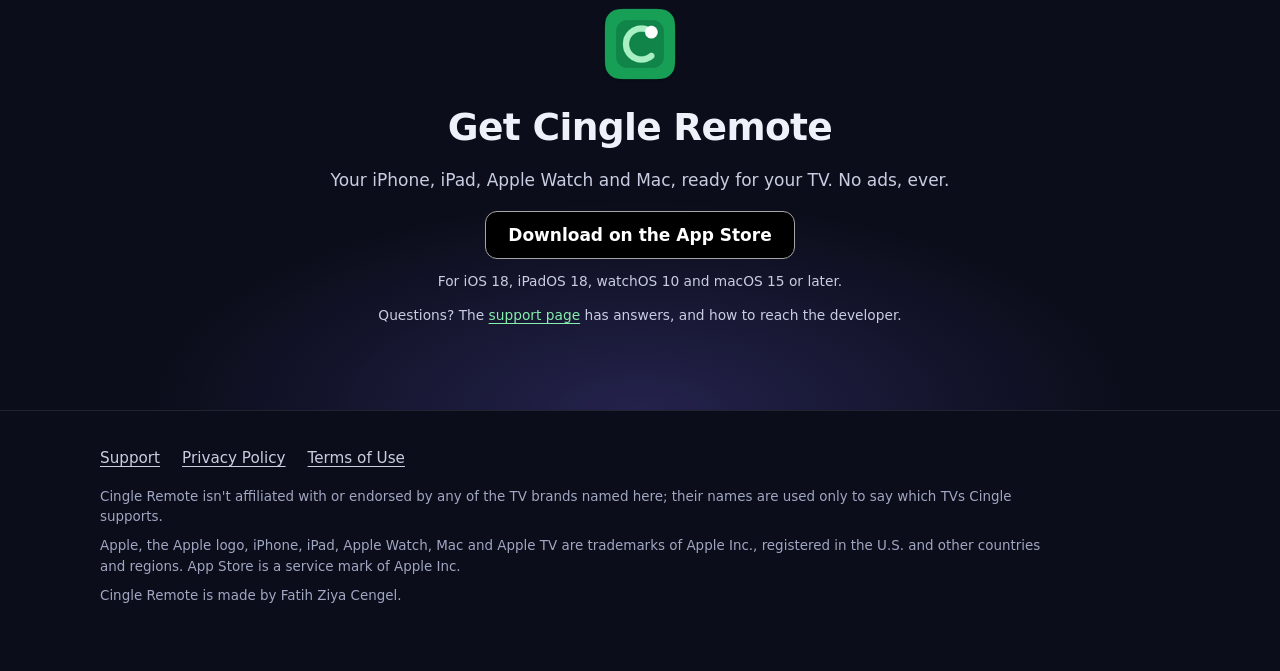
<file: docs/vestel-tv-remote/index.html>
<!doctype html>
<html lang="en">
<head>
  <meta charset="utf-8">
  <meta name="viewport" content="width=device-width, initial-scale=1">
  <title>Use your iPhone as a Vestel, Toshiba, Hitachi or JVC TV remote · Cingle Remote</title>
  <meta name="description" content="Cingle Remote controls TVs on Vestel&#x27;s own smart system over your home Wi-Fi. Vestel makes them for many brands: Vestel, Regal, Toshiba, Hitachi, JVC, Sharp, Telefunken, Finlux, Medion, Bush, Alba, ProCaster, Celcus and some Panasonic models.">
  <link rel="canonical" href="https://ryudexter.github.io/cingle-remote/vestel-tv-remote/">
  <link rel="alternate" hreflang="en" href="https://ryudexter.github.io/cingle-remote/vestel-tv-remote/">
  <link rel="alternate" hreflang="tr" href="https://ryudexter.github.io/cingle-remote/tr/vestel-kumanda/">
  <link rel="alternate" hreflang="x-default" href="https://ryudexter.github.io/cingle-remote/vestel-tv-remote/">
  <meta name="apple-itunes-app" content="app-id=6826505353">
  <meta name="theme-color" content="#0b0d1a">
  <meta name="color-scheme" content="dark">
  <meta property="og:type" content="website">
  <meta property="og:site_name" content="Cingle Remote">
  <meta property="og:title" content="Use your iPhone as a Vestel, Toshiba, Hitachi or JVC TV remote · Cingle Remote">
  <meta property="og:description" content="Cingle Remote controls TVs on Vestel&#x27;s own smart system over your home Wi-Fi. Vestel makes them for many brands: Vestel, Regal, Toshiba, Hitachi, JVC, Sharp, Telefunken, Finlux, Medion, Bush, Alba, ProCaster, Celcus and some Panasonic models.">
  <meta property="og:url" content="https://ryudexter.github.io/cingle-remote/vestel-tv-remote/">
  <meta property="og:image" content="https://ryudexter.github.io/cingle-remote/assets/og-en.jpg">
  <meta property="og:image:width" content="1200">
  <meta property="og:image:height" content="630">
  <meta property="og:locale" content="en_US">
  <meta name="twitter:card" content="summary_large_image">
  <link rel="icon" type="image/png" sizes="64x64" href="../assets/favicon-64.png">
  <link rel="apple-touch-icon" href="../assets/apple-touch-icon.png">
  <link rel="stylesheet" href="../assets/style.css">
  <script src="../assets/site.js" defer></script>
</head>
<body>
<header class="top">
  <div class="wrap top-in">
    <a class="brand" href="../"><img src="../assets/icon-128.png" alt="" width="32" height="32"><span>Cingle Remote</span></a>
    <nav class="top-nav" aria-label="Site">
      <a href="../#tvs">TVs</a>
      <a href="https://github.com/ryudexter/cingle-remote">Support</a>
      <a href="../tr/vestel-kumanda/" hreflang="tr" lang="tr">Türkçe</a>
    </nav>
  </div>
</header>
<main>
<section class="hero hero-brand">
  <div class="wrap hero-in">
    <nav class="crumbs" aria-label="Breadcrumb"><a href="../">Cingle Remote</a> <span aria-hidden="true">›</span>
      <span>Vestel</span></nav>
    <h1>Use your iPhone <span class="accent">as a Vestel remote</span></h1>
    <p class="lead">Cingle Remote controls TVs on Vestel's own smart system over your home Wi-Fi. Vestel makes them for many brands: Vestel, Regal, Toshiba, Hitachi, JVC, Sharp, Telefunken, Finlux, Medion, Bush, Alba, ProCaster, Celcus and some Panasonic models.</p>
    <div class="hero-cta"><a class="badge" href="https://apps.apple.com/app/id6826505353?ppid=5cda9846-3f82-490b-88b5-f86102ae1644"><img src="https://toolbox.marketingtools.apple.com/api/v2/badges/download-on-the-app-store/black/en-us" alt="Download on the App Store" width="156" height="52"></a><span class="small">Also on iPad, Apple Watch and Mac.
      No ads, ever.</span></div>
  </div>
  <div class="wrap">
<figure class="film">
  <video class="film-video" autoplay muted loop playsinline preload="auto" width="1600" height="900"
         poster="../assets/video/poster-en.jpg" aria-label="Cingle Remote: typing a search on an iPhone shows it on the TV, then the remote, the TV&#x27;s apps, the Apple Watch and the Mac at work.">
    <source src="../assets/video/cingle-en.mp4" type="video/mp4">
  </video>
  <button class="film-toggle" type="button" data-pause="Pause the video" data-play="Play the video"
          aria-label="Pause the video"><span aria-hidden="true"></span></button>
</figure></div>
</section>

<section class="band">
  <div class="wrap split split-shots">
    <div>
      <h2>What you can do on your Vestel TV</h2>
      <ul class="ticks"><li><svg class="tick" viewBox="0 0 20 20" aria-hidden="true"><path d="M5 10.5l3.2 3.2L15 7" fill="none" stroke="currentColor" stroke-width="2.2" stroke-linecap="round" stroke-linejoin="round"/></svg><span>A number pad for channel numbers</span></li><li><svg class="tick" viewBox="0 0 20 20" aria-hidden="true"><path d="M5 10.5l3.2 3.2L15 7" fill="none" stroke="currentColor" stroke-width="2.2" stroke-linecap="round" stroke-linejoin="round"/></svg><span>Volume, mute, channels, play/pause and 10-second skips, and the volume buttons on your iPhone change the TV's volume</span></li><li><svg class="tick" viewBox="0 0 20 20" aria-hidden="true"><path d="M5 10.5l3.2 3.2L15 7" fill="none" stroke="currentColor" stroke-width="2.2" stroke-linecap="round" stroke-linejoin="round"/></svg><span>Swipe and tap on a large pad, or use the arrows and OK</span></li></ul>
      
    </div>
    <div class="shots">
    <img src="../assets/shots/vestel-en-01-hero.webp" alt="The remote on iPhone, connected to a Vestel TV" width="600" height="1304" loading="lazy" decoding="async">
    <img src="../assets/shots/vestel-en-02-numbers.webp" alt="The number pad for channel numbers on iPhone" width="600" height="1304" loading="lazy" decoding="async">
    <img src="../assets/shots/vestel-en-04-together.webp" alt="The remote on iPhone, Apple Watch and Mac" width="600" height="1304" loading="lazy" decoding="async">
</div>
  </div>
</section>

<section class="band">
  <div class="wrap narrow">
    <h2>Connecting your Vestel TV</h2>
    <ol class="steps"><li>Turn on the TV and make sure it's on the same Wi-Fi as your iPhone.</li><li>Open Cingle. It finds the TV by itself: when iOS asks whether Cingle can find devices on your local network, tap Allow. You can also add the TV by its IP address, in Settings › Devices › Add a TV by IP address.</li><li>Then:<ul class="pairing"><li>No code is needed, but Virtual Remote has to be on: on the TV, press Menu, then under System › Settings › More, turn on Virtual Remote.</li><li><b>Models that run Google TV or Android TV</b> connect as a Google TV instead, with a 6-character code.</li></ul></li></ol>
  </div>
</section>

<section class="band">
  <div class="wrap cols cols-2">
    <div class="col"><h3>On your Apple Watch</h3><p>Pair the TV on your iPhone and your Apple Watch is ready, with no code to type: swipe and tap to move around, and turn the Digital Crown for volume. The Watch goes through your iPhone, which needs to be nearby.</p></div>
    <div class="col"><h3>On your Mac</h3><p>Your Mac finds the same TVs. The arrow keys move around, Return selects, Space plays or pauses and Delete goes back; the Remote menu has the rest.</p></div>
  </div>
</section>

<section class="band">
  <div class="wrap">
    <h2>Other TVs Cingle supports</h2>
    <div class="cards"><a class="card" href="../lg-tv-remote/"><b>LG</b><span>webOS, and NetCast from 2012 and 2013</span></a><a class="card" href="../samsung-tv-remote/"><b>Samsung</b><span>2016 on, and many from 2010 to 2015</span></a><a class="card" href="../roku-remote/"><b>Roku</b><span>Roku TVs and players</span></a><a class="card" href="../google-tv-remote/"><b>Google TV</b><span>and Android TV, Chromecast, Shield</span></a><a class="card" href="../fire-tv-remote/"><b>Fire TV</b><span>Sticks, Cube and Fire TV smart TVs</span></a><a class="card" href="../sony-tv-remote/"><b>Sony</b><span>Bravia, from about 2013</span></a><a class="card" href="../philips-tv-remote/"><b>Philips</b><span>Titan OS, Saphi and older sets</span></a><a class="card" href="../panasonic-tv-remote/"><b>Panasonic</b><span>Viera, about 2012 to 2024</span></a><a class="card" href="../sharp-tv-remote/"><b>Sharp</b><span>AQUOS with IP control</span></a><a class="card" href="../tcl-tv-remote/"><b>TCL</b><span>Google TV, Roku and TCL's own system</span></a></div>
    <p class="muted also"><a href="../#compatibility">Every TV Cingle supports</a>, including Apple TV and the TVs
      that run Google TV, Android TV, Fire TV or Roku.</p>
  </div>
</section>

<section class="cta">
  <div class="wrap cta-in">
    <img class="cta-icon" src="../assets/icon-128.png" alt="" width="88" height="88">
    <h2>Get Cingle Remote</h2>
    <p>Your iPhone, iPad, Apple Watch and Mac, ready for your TV. No ads, ever.</p>
    <a class="badge" href="https://apps.apple.com/app/id6826505353?ppid=5cda9846-3f82-490b-88b5-f86102ae1644"><img src="https://toolbox.marketingtools.apple.com/api/v2/badges/download-on-the-app-store/black/en-us" alt="Download on the App Store" width="156" height="52"></a>
    <p class="small">For iOS 18, iPadOS 18, watchOS 10 and macOS 15 or later.</p>
    <p class="small">Questions? The <a href="https://github.com/ryudexter/cingle-remote">support page</a> has answers, and how to reach the developer.</p>
  </div>
</section>
</main>
<footer class="foot">
  <div class="wrap">
    <nav class="foot-nav">
      <a href="https://github.com/ryudexter/cingle-remote">Support</a>
      <a href="https://github.com/ryudexter/cingle-remote/blob/main/privacy/en.md">Privacy Policy</a>
      <a href="https://github.com/ryudexter/cingle-remote/blob/main/terms/en.md">Terms of Use</a>
    </nav>
    <p>Cingle Remote isn't affiliated with or endorsed by any of the TV brands named here; their names are used only to say which TVs Cingle supports.</p>
    <p>Apple, the Apple logo, iPhone, iPad, Apple Watch, Mac and Apple TV are trademarks of Apple Inc., registered in the U.S. and other countries and regions. App Store is a service mark of Apple Inc.</p>
    <p>Cingle Remote is made by Fatih Ziya Cengel.</p>
  </div>
</footer>
</body>
</html>
</file>
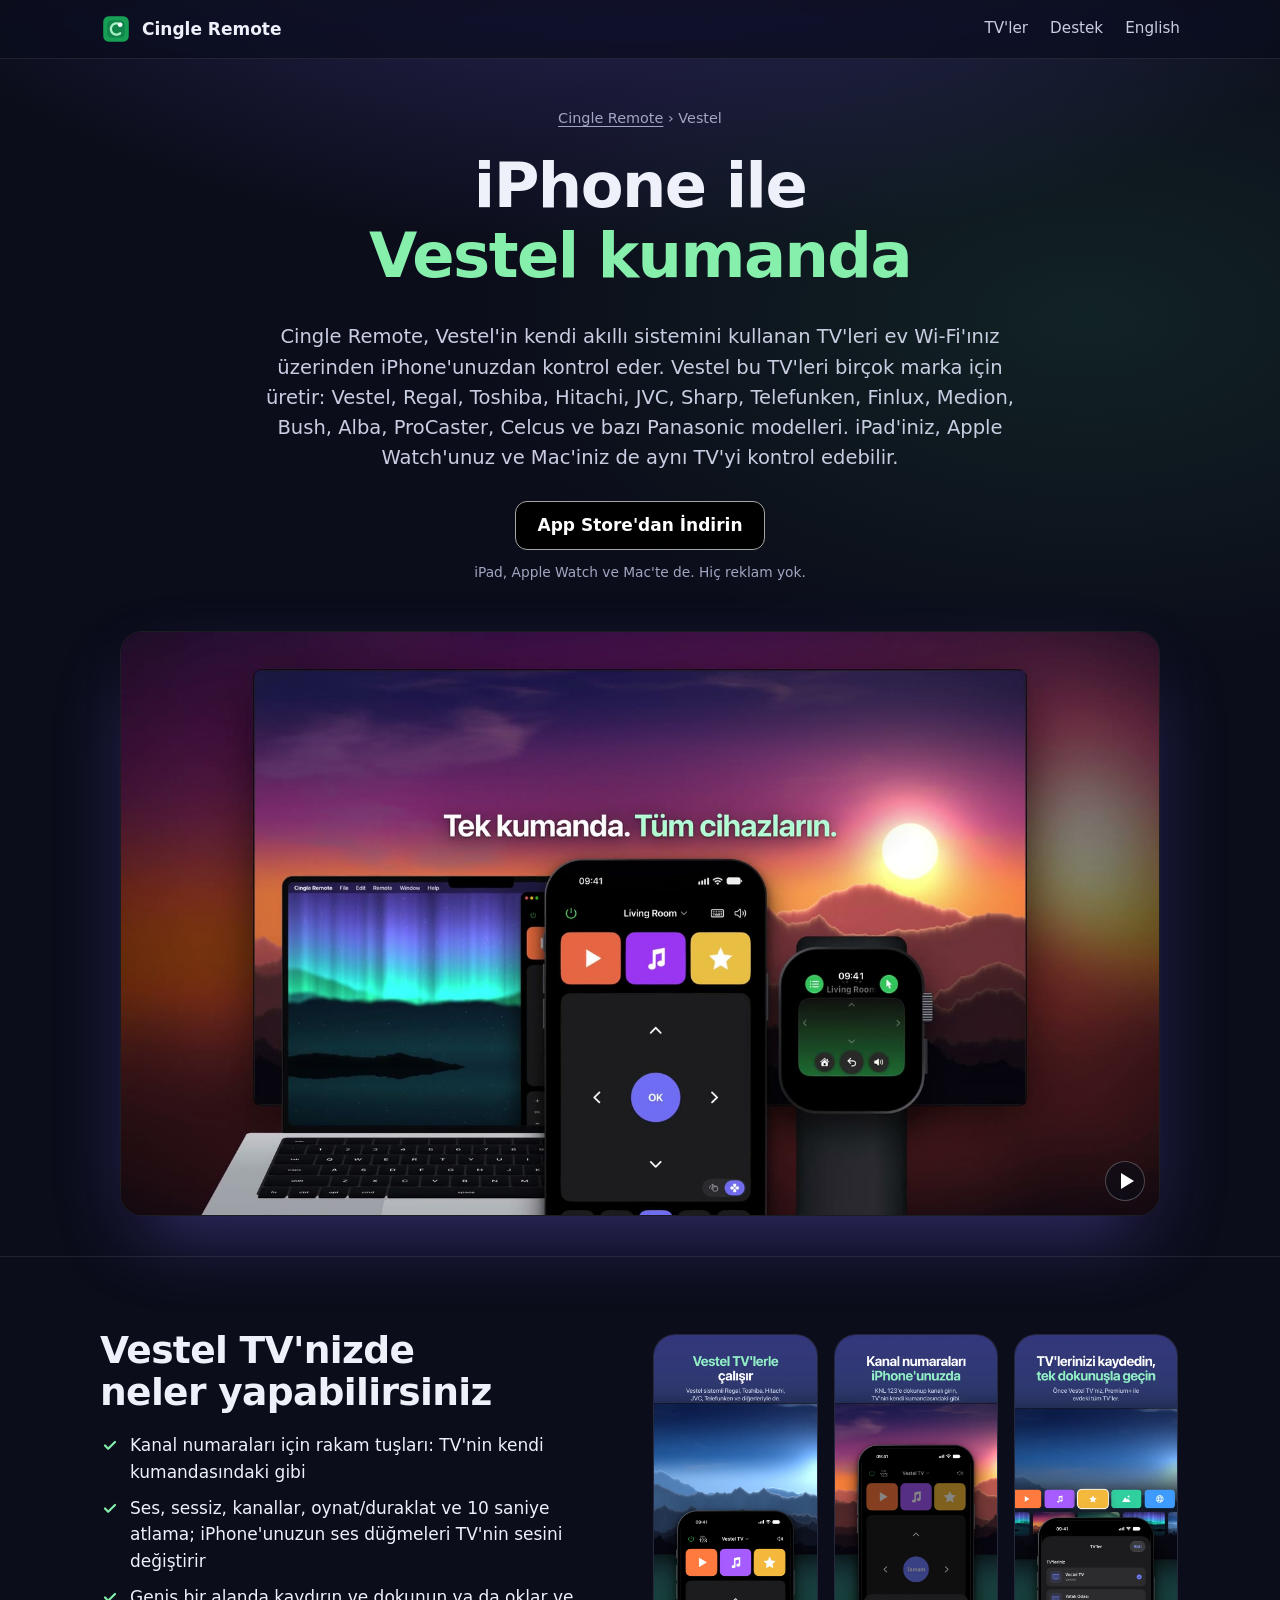
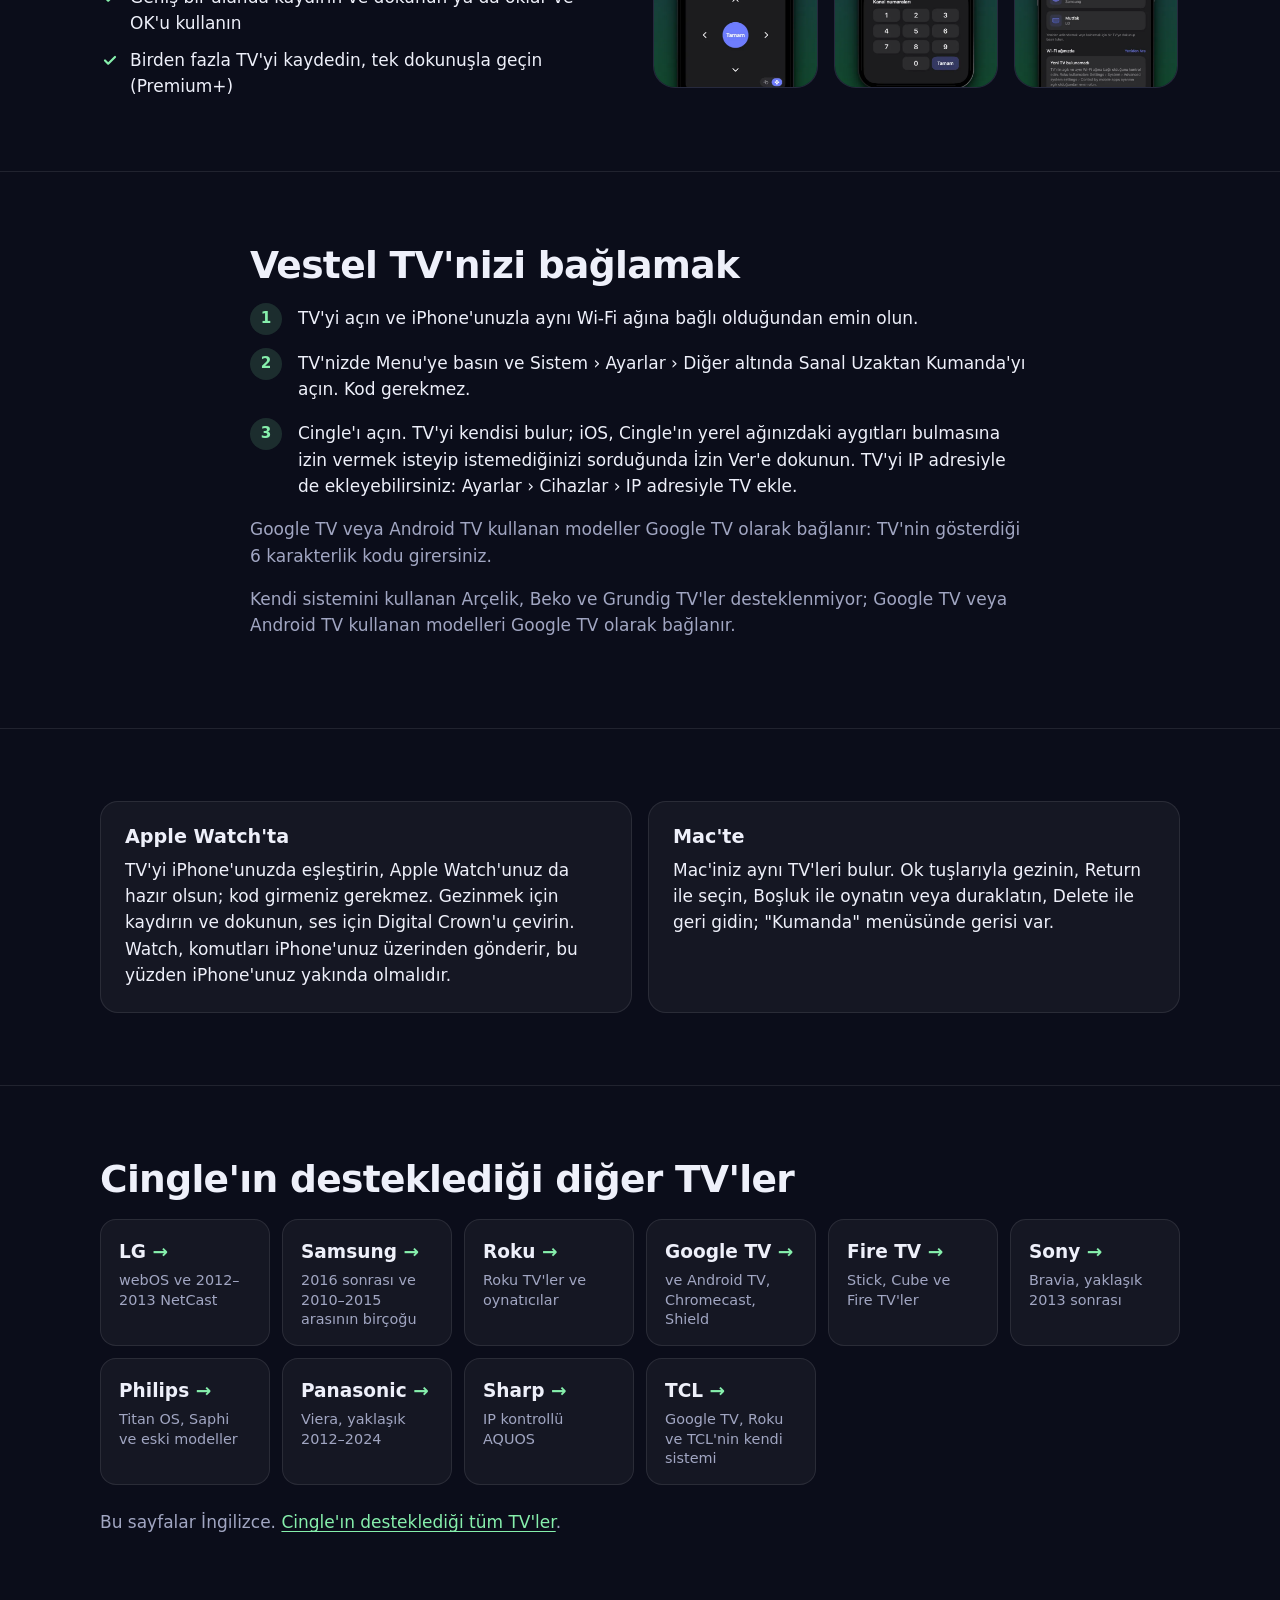
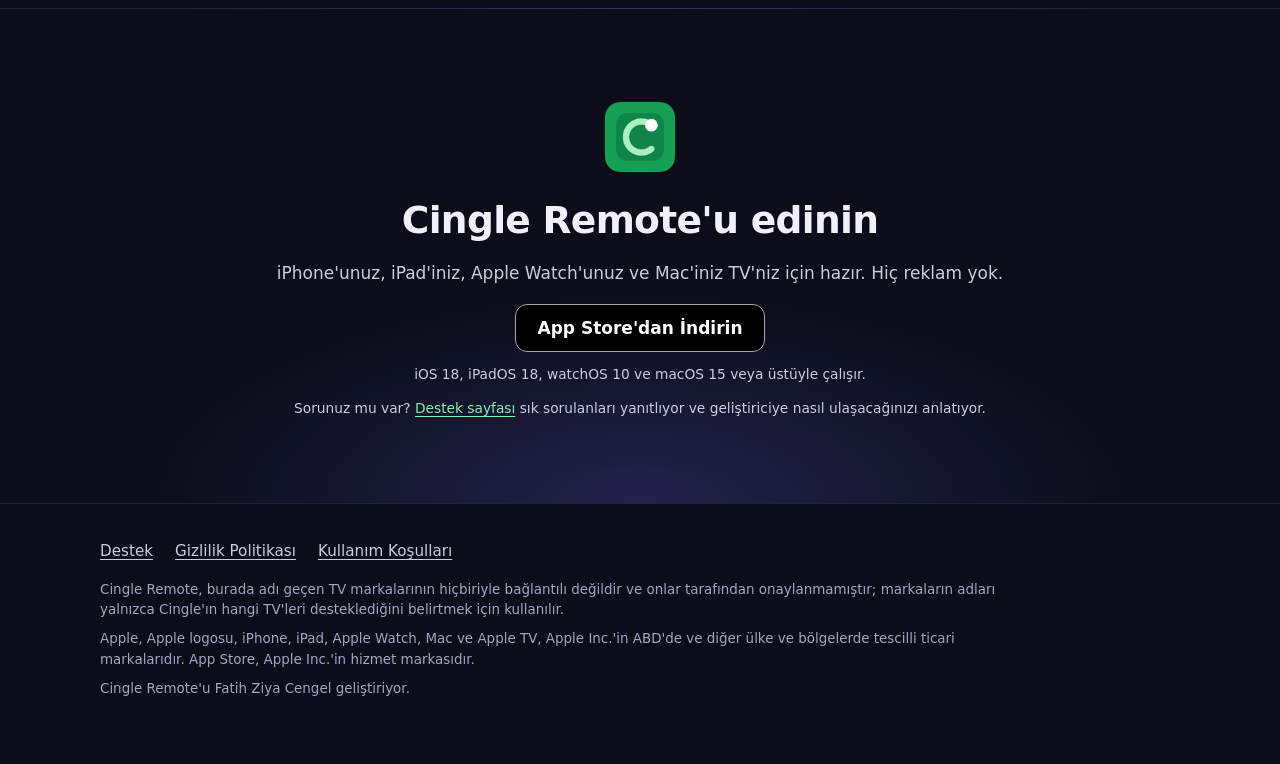
<file: docs/tr/vestel-kumanda/index.html>
<!doctype html>
<html lang="tr">
<head>
  <meta charset="utf-8">
  <meta name="viewport" content="width=device-width, initial-scale=1">
  <title>iPhone ile Vestel kumanda: Vestel, Regal, Toshiba ve Telefunken TV&#x27;ler için · Cingle Remote</title>
  <meta name="description" content="Cingle Remote, Vestel&#x27;in kendi akıllı sistemini kullanan TV&#x27;leri ev Wi-Fi&#x27;ınız üzerinden iPhone&#x27;unuzdan kontrol eder. Vestel bu TV&#x27;leri birçok marka için üretir: Vestel, Regal, Toshiba, Hitachi, JVC, Sharp, Telefunken, Finlux, Medion, Bush, Alba, ProCaster, Celcus ve bazı Panasonic modelleri. iPad&#x27;iniz, Apple Watch&#x27;unuz ve Mac&#x27;iniz de aynı TV&#x27;yi kontrol edebilir.">
  <link rel="canonical" href="https://ryudexter.github.io/cingle-remote/tr/vestel-kumanda/">
  <link rel="alternate" hreflang="tr" href="https://ryudexter.github.io/cingle-remote/tr/vestel-kumanda/">
  <link rel="alternate" hreflang="en" href="https://ryudexter.github.io/cingle-remote/vestel-tv-remote/">
  <link rel="alternate" hreflang="x-default" href="https://ryudexter.github.io/cingle-remote/vestel-tv-remote/">
  <meta name="apple-itunes-app" content="app-id=6826505353">
  <meta name="theme-color" content="#0b0d1a">
  <meta name="color-scheme" content="dark">
  <meta property="og:type" content="website">
  <meta property="og:site_name" content="Cingle Remote">
  <meta property="og:title" content="iPhone ile Vestel kumanda: Vestel, Regal, Toshiba ve Telefunken TV&#x27;ler için · Cingle Remote">
  <meta property="og:description" content="Cingle Remote, Vestel&#x27;in kendi akıllı sistemini kullanan TV&#x27;leri ev Wi-Fi&#x27;ınız üzerinden iPhone&#x27;unuzdan kontrol eder. Vestel bu TV&#x27;leri birçok marka için üretir: Vestel, Regal, Toshiba, Hitachi, JVC, Sharp, Telefunken, Finlux, Medion, Bush, Alba, ProCaster, Celcus ve bazı Panasonic modelleri. iPad&#x27;iniz, Apple Watch&#x27;unuz ve Mac&#x27;iniz de aynı TV&#x27;yi kontrol edebilir.">
  <meta property="og:url" content="https://ryudexter.github.io/cingle-remote/tr/vestel-kumanda/">
  <meta property="og:image" content="https://ryudexter.github.io/cingle-remote/assets/og-tr.jpg">
  <meta property="og:image:width" content="1200">
  <meta property="og:image:height" content="630">
  <meta property="og:locale" content="tr_TR">
  <meta name="twitter:card" content="summary_large_image">
  <link rel="icon" type="image/png" sizes="64x64" href="../../assets/favicon-64.png">
  <link rel="apple-touch-icon" href="../../assets/apple-touch-icon.png">
  <link rel="stylesheet" href="../../assets/style.css">
  <script src="../../assets/site.js" defer></script>
</head>
<body>
<header class="top">
  <div class="wrap top-in">
    <a class="brand" href="../../tr/"><img src="../../assets/icon-128.png" alt="" width="32" height="32"><span>Cingle Remote</span></a>
    <nav class="top-nav" aria-label="Site">
      <a href="../../tr/#tvs">TV'ler</a>
      <a href="https://github.com/ryudexter/cingle-remote">Destek</a>
      <a href="../../vestel-tv-remote/" hreflang="en" lang="en">English</a>
    </nav>
  </div>
</header>
<main>
<section class="hero hero-brand">
  <div class="wrap hero-in">
    <nav class="crumbs" aria-label="Sayfa yolu"><a href="../../tr/">Cingle Remote</a> <span aria-hidden="true">›</span>
      <span>Vestel</span></nav>
    <h1>iPhone ile <span class="accent">Vestel kumanda</span></h1>
    <p class="lead">Cingle Remote, Vestel'in kendi akıllı sistemini kullanan TV'leri ev Wi-Fi'ınız üzerinden iPhone'unuzdan kontrol eder. Vestel bu TV'leri birçok marka için üretir: Vestel, Regal, Toshiba, Hitachi, JVC, Sharp, Telefunken, Finlux, Medion, Bush, Alba, ProCaster, Celcus ve bazı Panasonic modelleri. iPad'iniz, Apple Watch'unuz ve Mac'iniz de aynı TV'yi kontrol edebilir.</p>
    <div class="hero-cta"><a class="badge" href="https://apps.apple.com/app/id6826505353?ppid=5cda9846-3f82-490b-88b5-f86102ae1644"><img src="https://toolbox.marketingtools.apple.com/api/v2/badges/download-on-the-app-store/black/tr-tr" alt="App Store&#x27;dan İndirin" width="156" height="52"></a><span class="small">iPad, Apple Watch ve Mac'te de. Hiç reklam
      yok.</span></div>
  </div>
  <div class="wrap">
<figure class="film">
  <video class="film-video" autoplay muted loop playsinline preload="auto" width="1600" height="900"
         poster="../../assets/video/poster-tr.jpg" aria-label="Cingle Remote: iPhone&#x27;da yazılan bir arama TV&#x27;de görünüyor; ardından kumanda, TV&#x27;nin uygulamaları, Apple Watch ve Mac iş başında.">
    <source src="../../assets/video/cingle-tr.mp4" type="video/mp4">
  </video>
  <button class="film-toggle" type="button" data-pause="Videoyu duraklat" data-play="Videoyu oynat"
          aria-label="Videoyu duraklat"><span aria-hidden="true"></span></button>
</figure></div>
</section>

<section class="band">
  <div class="wrap split split-shots">
    <div>
      <h2>Vestel TV'nizde neler yapabilirsiniz</h2>
      <ul class="ticks"><li><svg class="tick" viewBox="0 0 20 20" aria-hidden="true"><path d="M5 10.5l3.2 3.2L15 7" fill="none" stroke="currentColor" stroke-width="2.2" stroke-linecap="round" stroke-linejoin="round"/></svg><span>Kanal numaraları için rakam tuşları: TV'nin kendi kumandasındaki gibi</span></li><li><svg class="tick" viewBox="0 0 20 20" aria-hidden="true"><path d="M5 10.5l3.2 3.2L15 7" fill="none" stroke="currentColor" stroke-width="2.2" stroke-linecap="round" stroke-linejoin="round"/></svg><span>Ses, sessiz, kanallar, oynat/duraklat ve 10 saniye atlama; iPhone'unuzun ses düğmeleri TV'nin sesini değiştirir</span></li><li><svg class="tick" viewBox="0 0 20 20" aria-hidden="true"><path d="M5 10.5l3.2 3.2L15 7" fill="none" stroke="currentColor" stroke-width="2.2" stroke-linecap="round" stroke-linejoin="round"/></svg><span>Geniş bir alanda kaydırın ve dokunun ya da oklar ve OK'u kullanın</span></li><li><svg class="tick" viewBox="0 0 20 20" aria-hidden="true"><path d="M5 10.5l3.2 3.2L15 7" fill="none" stroke="currentColor" stroke-width="2.2" stroke-linecap="round" stroke-linejoin="round"/></svg><span>Birden fazla TV'yi kaydedin, tek dokunuşla geçin (Premium+)</span></li></ul>
    </div>
    <div class="shots">
    <img src="../../assets/shots/vestel-tr-01-hero.webp" alt="iPhone&#x27;da Vestel TV&#x27;ye bağlı kumanda" width="600" height="1304" loading="lazy" decoding="async">
    <img src="../../assets/shots/vestel-tr-02-numbers.webp" alt="iPhone&#x27;da kanal numaraları için rakam tuşları" width="600" height="1304" loading="lazy" decoding="async">
    <img src="../../assets/shots/vestel-tr-03-tvs.webp" alt="iPhone&#x27;da kayıtlı TV&#x27;ler arasında geçiş" width="600" height="1304" loading="lazy" decoding="async">
</div>
  </div>
</section>

<section class="band">
  <div class="wrap narrow">
    <h2>Vestel TV'nizi bağlamak</h2>
    <ol class="steps"><li>TV'yi açın ve iPhone'unuzla aynı Wi-Fi ağına bağlı olduğundan emin olun.</li><li>TV'nizde Menu'ye basın ve Sistem › Ayarlar › Diğer altında Sanal Uzaktan Kumanda'yı açın. Kod gerekmez.</li><li>Cingle'ı açın. TV'yi kendisi bulur; iOS, Cingle'ın yerel ağınızdaki aygıtları bulmasına izin vermek isteyip istemediğinizi sorduğunda İzin Ver'e dokunun. TV'yi IP adresiyle de ekleyebilirsiniz: Ayarlar › Cihazlar › IP adresiyle TV ekle.</li></ol>
    <div class="muted"><p>Google TV veya Android TV kullanan modeller Google TV olarak bağlanır: TV'nin gösterdiği 6 karakterlik kodu girersiniz.</p><p>Kendi sistemini kullanan Arçelik, Beko ve Grundig TV'ler desteklenmiyor; Google TV veya Android TV kullanan modelleri Google TV olarak bağlanır.</p></div>
  </div>
</section>

<section class="band">
  <div class="wrap cols cols-2">
    <div class="col"><h3>Apple Watch'ta</h3><p>TV'yi iPhone'unuzda eşleştirin, Apple Watch'unuz da hazır olsun; kod girmeniz gerekmez. Gezinmek için kaydırın ve dokunun, ses için Digital Crown'u çevirin. Watch, komutları iPhone'unuz üzerinden gönderir, bu yüzden iPhone'unuz yakında olmalıdır.</p></div>
    <div class="col"><h3>Mac'te</h3><p>Mac'iniz aynı TV'leri bulur. Ok tuşlarıyla gezinin, Return ile seçin, Boşluk ile oynatın veya duraklatın, Delete ile geri gidin; "Kumanda" menüsünde gerisi var.</p></div>
  </div>
</section>

<section class="band">
  <div class="wrap">
    <h2>Cingle'ın desteklediği diğer TV'ler</h2>
    <div class="cards"><a class="card" href="../../lg-tv-remote/" hreflang="en"><b>LG</b><span>webOS ve 2012–2013 NetCast</span></a><a class="card" href="../../samsung-tv-remote/" hreflang="en"><b>Samsung</b><span>2016 sonrası ve 2010–2015 arasının birçoğu</span></a><a class="card" href="../../roku-remote/" hreflang="en"><b>Roku</b><span>Roku TV'ler ve oynatıcılar</span></a><a class="card" href="../../google-tv-remote/" hreflang="en"><b>Google TV</b><span>ve Android TV, Chromecast, Shield</span></a><a class="card" href="../../fire-tv-remote/" hreflang="en"><b>Fire TV</b><span>Stick, Cube ve Fire TV'ler</span></a><a class="card" href="../../sony-tv-remote/" hreflang="en"><b>Sony</b><span>Bravia, yaklaşık 2013 sonrası</span></a><a class="card" href="../../philips-tv-remote/" hreflang="en"><b>Philips</b><span>Titan OS, Saphi ve eski modeller</span></a><a class="card" href="../../panasonic-tv-remote/" hreflang="en"><b>Panasonic</b><span>Viera, yaklaşık 2012–2024</span></a><a class="card" href="../../sharp-tv-remote/" hreflang="en"><b>Sharp</b><span>IP kontrollü AQUOS</span></a><a class="card" href="../../tcl-tv-remote/" hreflang="en"><b>TCL</b><span>Google TV, Roku ve TCL'nin kendi sistemi</span></a></div>
    <p class="muted also">Bu sayfalar İngilizce. <a href="../../tr/#compatibility">Cingle'ın desteklediği tüm TV'ler</a>.</p>
  </div>
</section>

<section class="cta">
  <div class="wrap cta-in">
    <img class="cta-icon" src="../../assets/icon-128.png" alt="" width="88" height="88">
    <h2>Cingle Remote'u edinin</h2>
    <p>iPhone'unuz, iPad'iniz, Apple Watch'unuz ve Mac'iniz TV'niz için hazır. Hiç reklam yok.</p>
    <a class="badge" href="https://apps.apple.com/app/id6826505353?ppid=5cda9846-3f82-490b-88b5-f86102ae1644"><img src="https://toolbox.marketingtools.apple.com/api/v2/badges/download-on-the-app-store/black/tr-tr" alt="App Store&#x27;dan İndirin" width="156" height="52"></a>
    <p class="small">iOS 18, iPadOS 18, watchOS 10 ve macOS 15 veya üstüyle çalışır.</p>
    <p class="small">Sorunuz mu var? <a href="https://github.com/ryudexter/cingle-remote">Destek sayfası</a> sık sorulanları yanıtlıyor ve geliştiriciye nasıl ulaşacağınızı anlatıyor.</p>
  </div>
</section>
</main>
<footer class="foot">
  <div class="wrap">
    <nav class="foot-nav">
      <a href="https://github.com/ryudexter/cingle-remote">Destek</a>
      <a href="https://github.com/ryudexter/cingle-remote/blob/main/privacy/tr.md">Gizlilik Politikası</a>
      <a href="https://github.com/ryudexter/cingle-remote/blob/main/terms/tr.md">Kullanım Koşulları</a>
    </nav>
    <p>Cingle Remote, burada adı geçen TV markalarının hiçbiriyle bağlantılı değildir ve onlar tarafından onaylanmamıştır; markaların adları yalnızca Cingle'ın hangi TV'leri desteklediğini belirtmek için kullanılır.</p>
    <p>Apple, Apple logosu, iPhone, iPad, Apple Watch, Mac ve Apple TV, Apple Inc.'in ABD'de ve diğer ülke ve bölgelerde tescilli ticari markalarıdır. App Store, Apple Inc.'in hizmet markasıdır.</p>
    <p>Cingle Remote'u Fatih Ziya Cengel geliştiriyor.</p>
  </div>
</footer>
</body>
</html>
</file>
<file: docs/assets/style.css>
/* Cingle Remote's website. Dark, like the app and its store screenshots. */

:root {
  --bg: #0b0d1a;
  --bg-2: #11142a;
  --surface: rgba(255, 255, 255, 0.045);
  --surface-hover: rgba(255, 255, 255, 0.075);
  --line: rgba(255, 255, 255, 0.09);
  --text: #eef0fa;
  --text-2: #c9cde2;
  --muted: #a1a6c2;
  --accent: #86efac;
  --accent-2: #4ade80;
  --violet: #7c6cff;
  --warn: #f5c46b;
  --radius: 18px;
  --wrap: 1120px;
  color-scheme: dark;
}

* { box-sizing: border-box; }

html { -webkit-text-size-adjust: 100%; scroll-behavior: smooth; }
@media (prefers-reduced-motion: reduce) { html { scroll-behavior: auto; } }

body {
  margin: 0;
  background:
    radial-gradient(1200px 620px at 50% -180px, rgba(124, 108, 255, 0.34), transparent 70%),
    radial-gradient(900px 500px at 85% 8%, rgba(74, 222, 128, 0.10), transparent 70%),
    var(--bg);
  background-repeat: no-repeat;
  color: var(--text);
  font: 17px/1.55 -apple-system, BlinkMacSystemFont, "SF Pro Text", system-ui, "Segoe UI", Roboto, "Helvetica Neue",
    Arial, sans-serif;
  -webkit-font-smoothing: antialiased;
}

a { color: var(--accent); text-underline-offset: 3px; }
a:hover { color: #b9f7cf; }
img { max-width: 100%; }

.wrap { width: 100%; max-width: var(--wrap); margin: 0 auto; padding: 0 20px; }
.narrow { max-width: 820px; }
.muted { color: var(--muted); }
.small { font-size: 0.86rem; color: var(--muted); }

h1, h2, h3 { line-height: 1.12; margin: 0 0 0.5em; text-wrap: balance; }
h1 {
  font-size: clamp(2.1rem, 1.25rem + 3.6vw, 3.9rem);
  font-weight: 800;
  letter-spacing: -0.025em;
}
h1 .accent { display: block; color: var(--accent); }
h2 { font-size: clamp(1.55rem, 1.1rem + 1.7vw, 2.35rem); font-weight: 760; letter-spacing: -0.018em; }
h3 { font-size: 1.2rem; font-weight: 700; }

/* Top bar */
.top {
  position: sticky; top: 0; z-index: 10;
  background: rgba(11, 13, 26, 0.72);
  backdrop-filter: saturate(160%) blur(14px);
  -webkit-backdrop-filter: saturate(160%) blur(14px);
  border-bottom: 1px solid var(--line);
}
.top-in { display: flex; align-items: center; justify-content: space-between; gap: 16px; min-height: 58px; }
.brand { display: flex; align-items: center; gap: 10px; color: var(--text); text-decoration: none; font-weight: 700; }
.brand img { border-radius: 8px; }
.brand:hover { color: var(--text); }
.top-nav { display: flex; gap: 22px; font-size: 0.95rem; }
.top-nav a { color: var(--text-2); text-decoration: none; }
.top-nav a:hover { color: var(--text); }

/* Hero */
.hero { padding: 76px 0 40px; text-align: center; }
.hero-brand { padding-top: 48px; }
.hero-in { max-width: 920px; }
.eyebrow {
  display: inline-block; margin: 0 0 18px; padding: 5px 12px; border-radius: 999px;
  background: var(--surface); border: 1px solid var(--line);
  color: var(--accent); font-size: 0.82rem; font-weight: 600; letter-spacing: 0.04em; text-transform: uppercase;
}
.crumbs { font-size: 0.9rem; color: var(--muted); margin-bottom: 22px; }
.crumbs a { color: var(--muted); }
.lead { font-size: clamp(1.05rem, 0.98rem + 0.35vw, 1.22rem); color: var(--text-2); max-width: 40em; margin: 0 auto 28px; }
.hero-cta { display: flex; flex-direction: column; align-items: center; gap: 12px; }

.badge { display: inline-block; line-height: 0; border-radius: 10px; }
.badge img { height: 52px; width: auto; }
.badge-text {
  display: inline-block; padding: 13px 22px; border-radius: 12px; background: #000; border: 1px solid #a6a6a6;
  color: #fff; font-weight: 600; line-height: 1.2;
}

/* Video */
.film {
  position: relative; margin: 48px auto 0; max-width: 1040px;
  border-radius: 22px; overflow: hidden; background: #05060d;
  border: 1px solid var(--line);
  box-shadow: 0 30px 80px -20px rgba(124, 108, 255, 0.45), 0 10px 30px rgba(0, 0, 0, 0.45);
  aspect-ratio: 16 / 9;
}
.film-video { display: block; width: 100%; height: 100%; object-fit: cover; }
.film-toggle {
  position: absolute; right: 14px; bottom: 14px; width: 40px; height: 40px; border-radius: 50%;
  border: 1px solid rgba(255, 255, 255, 0.25); background: rgba(10, 12, 24, 0.6); cursor: pointer;
  display: grid; place-items: center; padding: 0;
  backdrop-filter: blur(8px); -webkit-backdrop-filter: blur(8px);
}
.film-toggle:focus-visible { outline: 2px solid var(--accent); outline-offset: 2px; }
.film-toggle span { display: block; width: 12px; height: 14px; border-left: 4px solid #fff; border-right: 4px solid #fff; }
.film-toggle[data-state="paused"] span {
  width: 0; height: 0; border-left: 13px solid #fff; border-right: 0;
  border-top: 8px solid transparent; border-bottom: 8px solid transparent; margin-left: 4px;
}

/* Sections */
.band { padding: 72px 0; border-top: 1px solid var(--line); }
.section-lead { max-width: 46em; margin: 0 0 30px; }
.also { margin: 24px 0 0; }

.cards { display: grid; grid-template-columns: repeat(auto-fill, minmax(168px, 1fr)); gap: 12px; }
.card {
  display: flex; flex-direction: column; gap: 4px; padding: 18px 18px 16px; border-radius: 16px;
  background: var(--surface); border: 1px solid var(--line); color: var(--text); text-decoration: none;
  transition: background 0.15s, border-color 0.15s, transform 0.15s;
}
.card b { font-size: 1.16rem; }
.card span { color: var(--muted); font-size: 0.9rem; line-height: 1.35; }
.card b::after { content: " →"; color: var(--accent); font-weight: 600; }
.card:hover { background: var(--surface-hover); border-color: rgba(134, 239, 172, 0.45); color: var(--text); transform: translateY(-1px); }
.card-wide { grid-column: span 2; }
.card-all { border-style: dashed; }
@media (max-width: 460px) { .card-wide { grid-column: auto; } }

.cols { display: grid; grid-template-columns: repeat(3, 1fr); gap: 16px; margin-bottom: 40px; }
.cols-2 { grid-template-columns: repeat(2, 1fr); margin-bottom: 0; }
.col { padding: 24px; border-radius: var(--radius); background: var(--surface); border: 1px solid var(--line); }
.col p { margin: 0 0 12px; }
.col p:last-child { margin-bottom: 0; }
@media (max-width: 900px) { .cols, .cols-2 { grid-template-columns: 1fr; } }

.ticks { list-style: none; margin: 0; padding: 0; display: grid; gap: 10px; }
.ticks li { display: flex; gap: 10px; align-items: flex-start; }
.tick { flex: none; width: 20px; height: 20px; margin-top: 3px; color: var(--accent); }

.shots { display: flex; gap: 16px; overflow-x: auto; scroll-snap-type: x mandatory; padding: 4px 2px 10px; }
.shots img {
  flex: 1 1 0; min-width: 0; width: 100%; height: auto; border-radius: 22px; scroll-snap-align: start;
  border: 1px solid var(--line); background: var(--bg-2);
}
@media (max-width: 900px) {
  .shots img { flex: 0 0 62%; max-width: 300px; }
}

.split { display: grid; grid-template-columns: 1fr 1fr; gap: 48px; align-items: start; }
.split-shots { grid-template-columns: minmax(0, 1fr) minmax(0, 1.05fr); align-items: center; }
@media (max-width: 900px) { .split, .split-shots { grid-template-columns: 1fr; gap: 32px; } }

.note {
  margin: 22px 0 0; padding: 14px 16px; border-radius: 12px; background: rgba(245, 196, 107, 0.08);
  border-left: 3px solid var(--warn); color: var(--text-2);
}

.steps { list-style: none; counter-reset: step; margin: 0; padding: 0; display: grid; gap: 18px; }
.steps > li { counter-increment: step; position: relative; padding-left: 48px; }
.steps > li::before {
  content: counter(step); position: absolute; left: 0; top: -2px; width: 32px; height: 32px; border-radius: 50%;
  display: grid; place-items: center; background: rgba(134, 239, 172, 0.14); color: var(--accent); font-weight: 700;
  font-size: 0.95rem;
}
.pairing { margin: 8px 0 0; padding-left: 20px; display: grid; gap: 8px; }
.pairing li::marker { color: var(--accent); }

.compat { margin: 0 0 24px; padding-left: 20px; display: grid; gap: 8px; }
.compat li::marker { color: var(--accent); }

.cta { padding: 84px 0; border-top: 1px solid var(--line); text-align: center;
  background: radial-gradient(700px 300px at 50% 100%, rgba(124, 108, 255, 0.22), transparent 70%); }
.cta-in { display: flex; flex-direction: column; align-items: center; }
.cta-icon { border-radius: 20px; margin-bottom: 18px; }
.cta p { margin: 0 0 18px; color: var(--text-2); }
.cta .small { margin: 12px 0 0; }

.foot { padding: 36px 0 56px; border-top: 1px solid var(--line); font-size: 0.84rem; color: var(--muted); }
.foot p { margin: 0 0 8px; max-width: 70em; }
.foot-nav { display: flex; flex-wrap: wrap; gap: 8px 22px; margin-bottom: 16px; font-size: 0.95rem; }
.foot-nav a { color: var(--text-2); }

@media (max-width: 600px) {
  body { font-size: 16px; }
  .hero { padding: 48px 0 28px; }
  .band { padding: 52px 0; }
  .top-nav { gap: 14px; font-size: 0.9rem; }
  .brand span { font-size: 0.95rem; }
  .film { margin-top: 36px; border-radius: 14px; }
}
@media (max-width: 380px) { .brand span { display: none; } }
</file>
